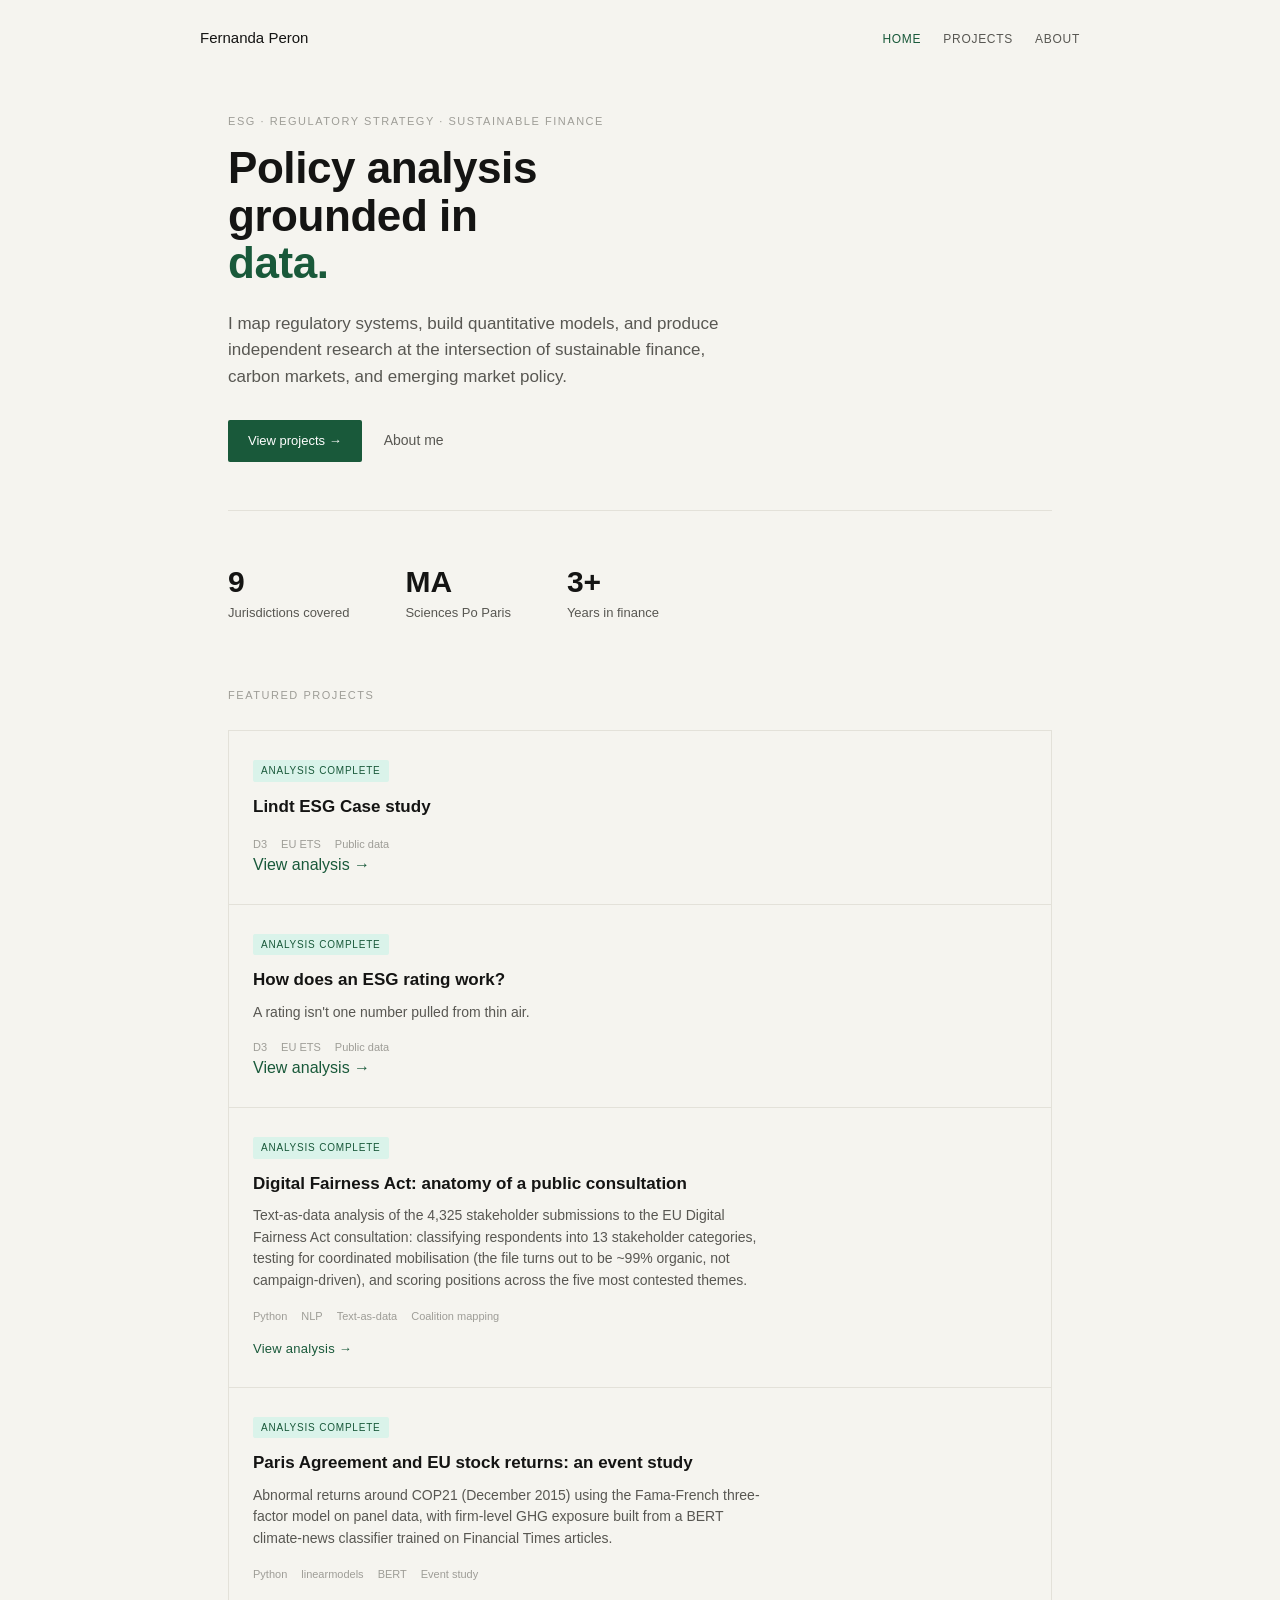
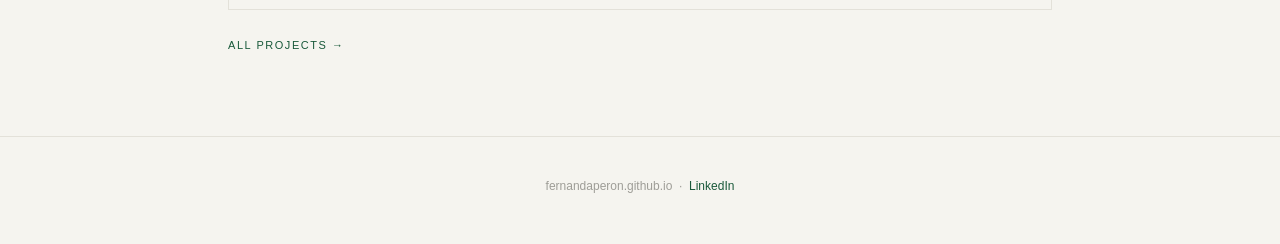
<file: index.html>
<!DOCTYPE html>
<html lang="en">
<head>
  <meta charset="utf-8">
  <meta name="viewport" content="width=device-width, initial-scale=1">
  <title>Fernanda Peron — Policy analysis grounded in data</title>
  <meta name="description" content="Economist and policy analyst working at the intersection of sustainable finance regulation, carbon markets, and emerging market policy.">
  <link rel="stylesheet" href="style.css">
</head>
<body>
  <header class="wrap topbar">
    <span class="wordmark">Fernanda Peron</span>
    <nav class="nav">
      <a href="index.html" class="active">HOME</a>
      <a href="projects.html">PROJECTS</a>
      <a href="about.html">ABOUT</a>
    </nav>
  </header>

  <main class="wrap">
    <section class="hero">
      <p class="eyebrow">ESG · Regulatory Strategy · Sustainable Finance</p>
      <h1>Policy analysis grounded in <span class="accent">data.</span></h1>
      <p class="lede">I map regulatory systems, build quantitative models, and produce independent research at the intersection of sustainable finance, carbon markets, and emerging market policy.</p>
      <div class="cta-row">
        <a class="btn" href="projects.html">View projects &rarr;</a>
        <a class="link-quiet" href="about.html">About me</a>
      </div>
    </section>

    <section class="stats">
      <div class="stat"><div class="num">9</div><div class="cap">Jurisdictions covered</div></div>
      <div class="stat"><div class="num">MA</div><div class="cap">Sciences Po Paris</div></div>
      <div class="stat"><div class="num">3+</div><div class="cap">Years in finance</div></div>
    </section>

    <section class="section">
      <p class="eyebrow">Featured projects</p>
      <div class="cards">

        <div class="card">
          <span class="status done">Analysis complete</span>
          <h3>Lindt ESG Case study</h3>
          <p></p>
          <div class="tags"><span>D3</span><span>EU ETS</span><span>Public data</span></div>
          <a class="card-link" href="lindt_double_materiality.html">View analysis &rarr;</a>
        </div>

        <div class="card">
          <span class="status done">Analysis complete</span>
          <h3>How does an ESG rating work?</h3>
          <p>A rating isn't one number pulled from thin air.</p>
          <div class="tags"><span>D3</span><span>EU ETS</span><span>Public data</span></div>
          <a class="card-link" href="esg-rating-post.html">View analysis &rarr;</a>
        </div>


        <div class="card">
          <span class="status done">Analysis complete</span>
          <h3>Digital Fairness Act: anatomy of a public consultation</h3>
          <p>Text-as-data analysis of the 4,325 stakeholder submissions to the EU Digital Fairness Act consultation: classifying respondents into 13 stakeholder categories, testing for coordinated mobilisation (the file turns out to be ~99% organic, not campaign-driven), and scoring positions across the five most contested themes.</p>
          <div class="tags"><span>Python</span><span>NLP</span><span>Text-as-data</span><span>Coalition mapping</span></div>
          <a class="card-link" href="digital-fairness-act.html" style="display:inline-block;margin-top:14px;font-size:13px;letter-spacing:.02em">View analysis &rarr;</a>
        </div> 

        <div class="card">
          <span class="status done">Analysis complete</span>
          <h3>Paris Agreement and EU stock returns: an event study</h3>
          <p>Abnormal returns around COP21 (December 2015) using the Fama-French three-factor model on panel data, with firm-level GHG exposure built from a BERT climate-news classifier trained on Financial Times articles.</p>
          <div class="tags"><span>Python</span><span>linearmodels</span><span>BERT</span><span>Event study</span></div>
        </div>

      </div>
      <p style="margin-top:22px"><a class="label-green" href="projects.html">All projects &rarr;</a></p>
    </section>
  </main>

  <footer class="footer">
    <div class="wrap">fernandaperon.github.io &nbsp;·&nbsp; <a href="https://www.linkedin.com/in/fernanda-peron-98b231202">LinkedIn</a></div>
  </footer>
</body>
</html>
</file>
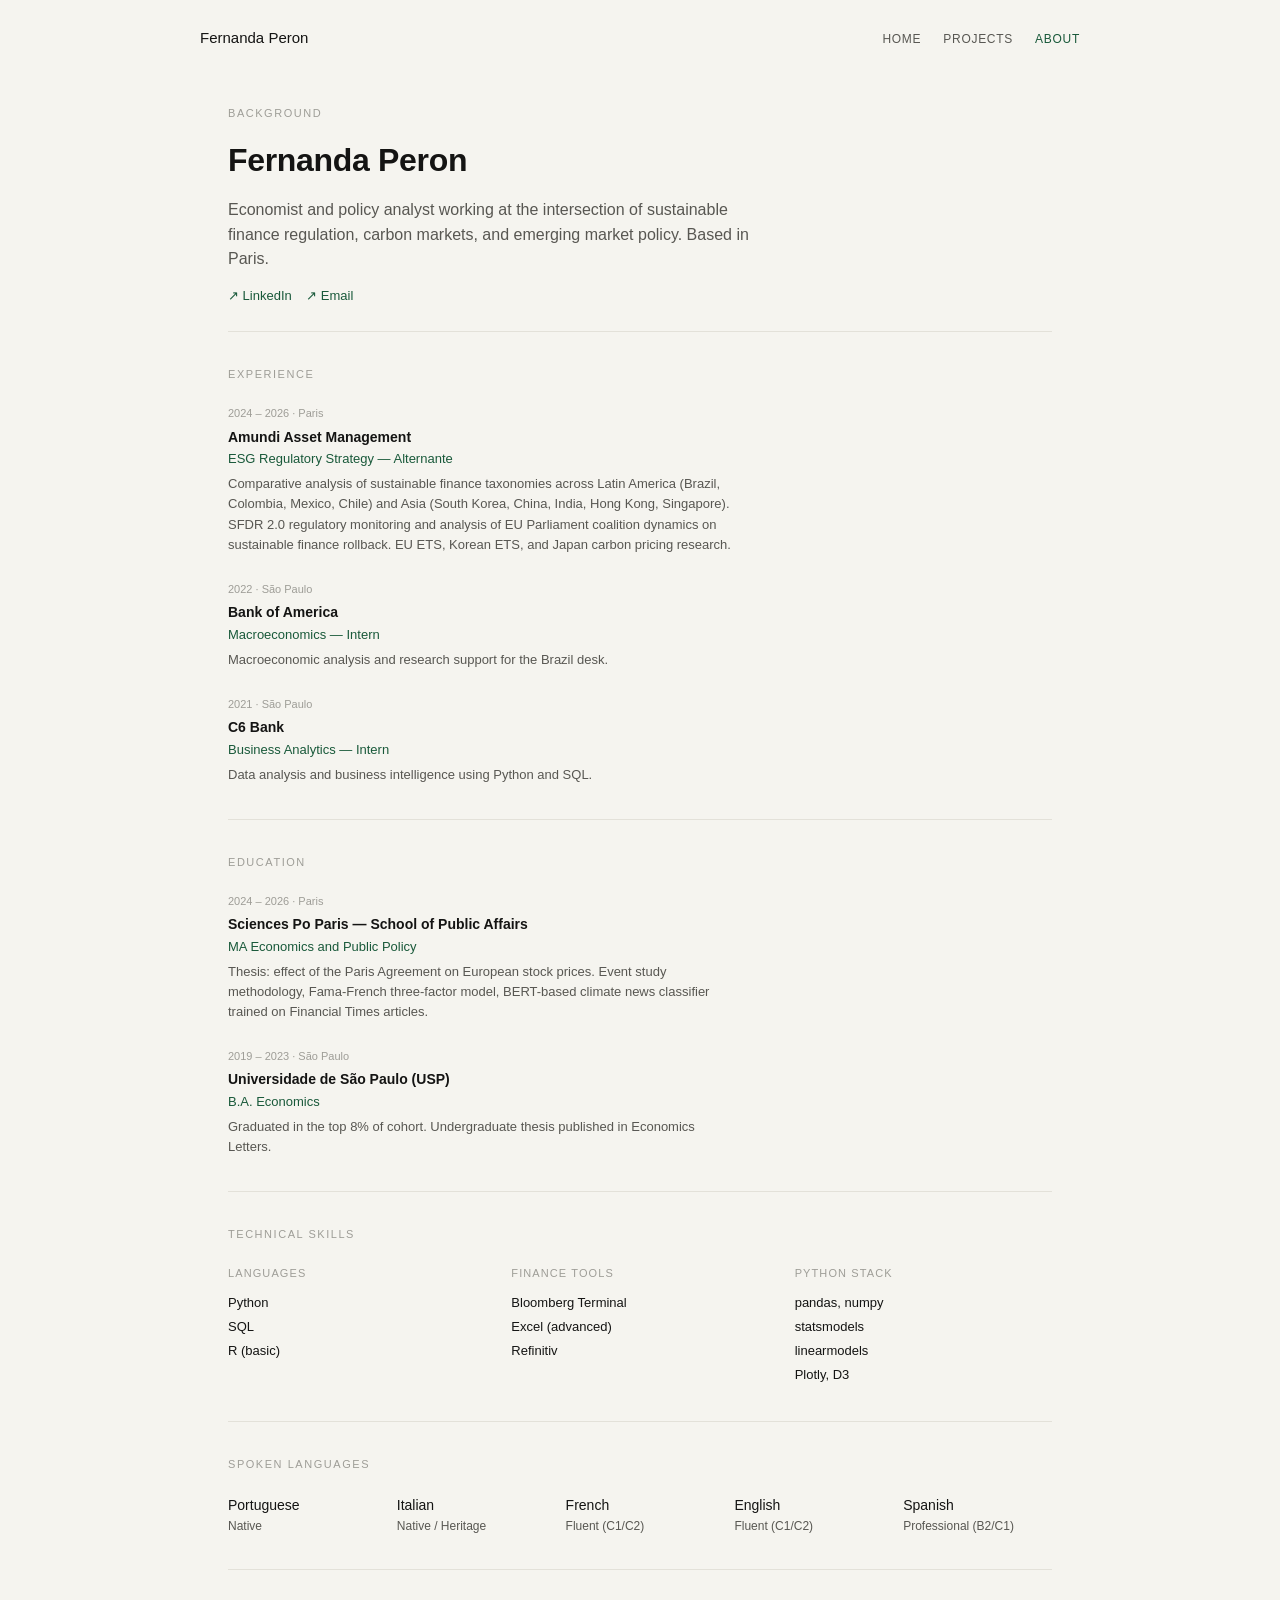
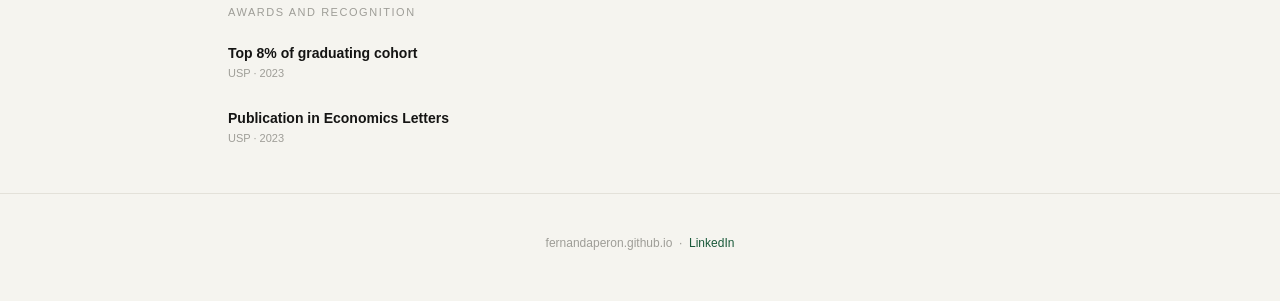
<file: about.html>
<!DOCTYPE html>
<html lang="en">
<head>
  <meta charset="utf-8">
  <meta name="viewport" content="width=device-width, initial-scale=1">
  <title>About — Fernanda Peron</title>
  <meta name="description" content="Background, experience, education and skills of Fernanda Peron, economist and policy analyst based in Paris.">
  <link rel="stylesheet" href="style.css">
</head>
<body>
  <header class="wrap topbar">
    <span class="wordmark">Fernanda Peron</span>
    <nav class="nav">
      <a href="index.html">HOME</a>
      <a href="projects.html">PROJECTS</a>
      <a href="about.html" class="active">ABOUT</a>
    </nav>
  </header>

  <main class="wrap">
    <section class="about-head">
      <p class="eyebrow">Background</p>
      <h1>Fernanda Peron</h1>
      <p class="bio">Economist and policy analyst working at the intersection of sustainable finance regulation, carbon markets, and emerging market policy. Based in Paris.</p>
      <p class="links">
        <a href="https://www.linkedin.com/in/fernanda-peron-98b231202">&#8599; LinkedIn</a>
        &nbsp;&nbsp;
        <!-- TODO: replace with your real email address -->
        <a href="mailto:your@email.com">&#8599; Email</a>
      </p>
    </section>

    <section class="block">
      <p class="eyebrow">Experience</p>

      <div class="entry">
        <div class="meta">2024 – 2026 · Paris</div>
        <div class="org">Amundi Asset Management</div>
        <div class="role">ESG Regulatory Strategy — Alternante</div>
        <div class="desc">Comparative analysis of sustainable finance taxonomies across Latin America (Brazil, Colombia, Mexico, Chile) and Asia (South Korea, China, India, Hong Kong, Singapore). SFDR 2.0 regulatory monitoring and analysis of EU Parliament coalition dynamics on sustainable finance rollback. EU ETS, Korean ETS, and Japan carbon pricing research.</div>
      </div>

      <div class="entry">
        <div class="meta">2022 · S&atilde;o Paulo</div>
        <div class="org">Bank of America</div>
        <div class="role">Macroeconomics — Intern</div>
        <div class="desc">Macroeconomic analysis and research support for the Brazil desk.</div>
      </div>

      <div class="entry">
        <div class="meta">2021 · S&atilde;o Paulo</div>
        <div class="org">C6 Bank</div>
        <div class="role">Business Analytics — Intern</div>
        <div class="desc">Data analysis and business intelligence using Python and SQL.</div>
      </div>
    </section>

    <section class="block">
      <p class="eyebrow">Education</p>

      <div class="entry">
        <div class="meta">2024 – 2026 · Paris</div>
        <div class="org">Sciences Po Paris — School of Public Affairs</div>
        <div class="role">MA Economics and Public Policy</div>
        <div class="desc">Thesis: effect of the Paris Agreement on European stock prices. Event study methodology, Fama-French three-factor model, BERT-based climate news classifier trained on Financial Times articles.</div>
      </div>

      <div class="entry">
        <div class="meta">2019 – 2023 · S&atilde;o Paulo</div>
        <div class="org">Universidade de S&atilde;o Paulo (USP)</div>
        <div class="role">B.A. Economics</div>
        <div class="desc">Graduated in the top 8% of cohort. Undergraduate thesis published in Economics Letters.</div>
      </div>
    </section>

    <section class="block">
      <p class="eyebrow">Technical skills</p>
      <div class="skill-grid">
        <div>
          <h4>Languages</h4>
          <ul><li>Python</li><li>SQL</li><li>R (basic)</li></ul>
        </div>
        <div>
          <h4>Finance tools</h4>
          <ul><li>Bloomberg Terminal</li><li>Excel (advanced)</li><li>Refinitiv</li></ul>
        </div>
        <div>
          <h4>Python stack</h4>
          <ul><li>pandas, numpy</li><li>statsmodels</li><li>linearmodels</li><li>Plotly, D3</li></ul>
        </div>
      </div>
    </section>

    <section class="block">
      <p class="eyebrow">Spoken languages</p>
      <div class="lang-grid">
        <div class="lang"><div class="name">Portuguese</div><div class="lvl">Native</div></div>
        <div class="lang"><div class="name">Italian</div><div class="lvl">Native / Heritage</div></div>
        <div class="lang"><div class="name">French</div><div class="lvl">Fluent (C1/C2)</div></div>
        <div class="lang"><div class="name">English</div><div class="lvl">Fluent (C1/C2)</div></div>
        <div class="lang"><div class="name">Spanish</div><div class="lvl">Professional (B2/C1)</div></div>
      </div>
    </section>

    <section class="block">
      <p class="eyebrow">Awards and recognition</p>
      <div class="entry">
        <div class="org">Top 8% of graduating cohort</div>
        <div class="meta">USP · 2023</div>
      </div>
      <div class="entry">
        <div class="org">Publication in Economics Letters</div>
        <div class="meta">USP · 2023</div>
      </div>
    </section>
  </main>

  <footer class="footer">
    <div class="wrap">fernandaperon.github.io &nbsp;·&nbsp; <a href="https://www.linkedin.com/in/fernanda-peron-98b231202">LinkedIn</a></div>
  </footer>
</body>
</html>
</file>
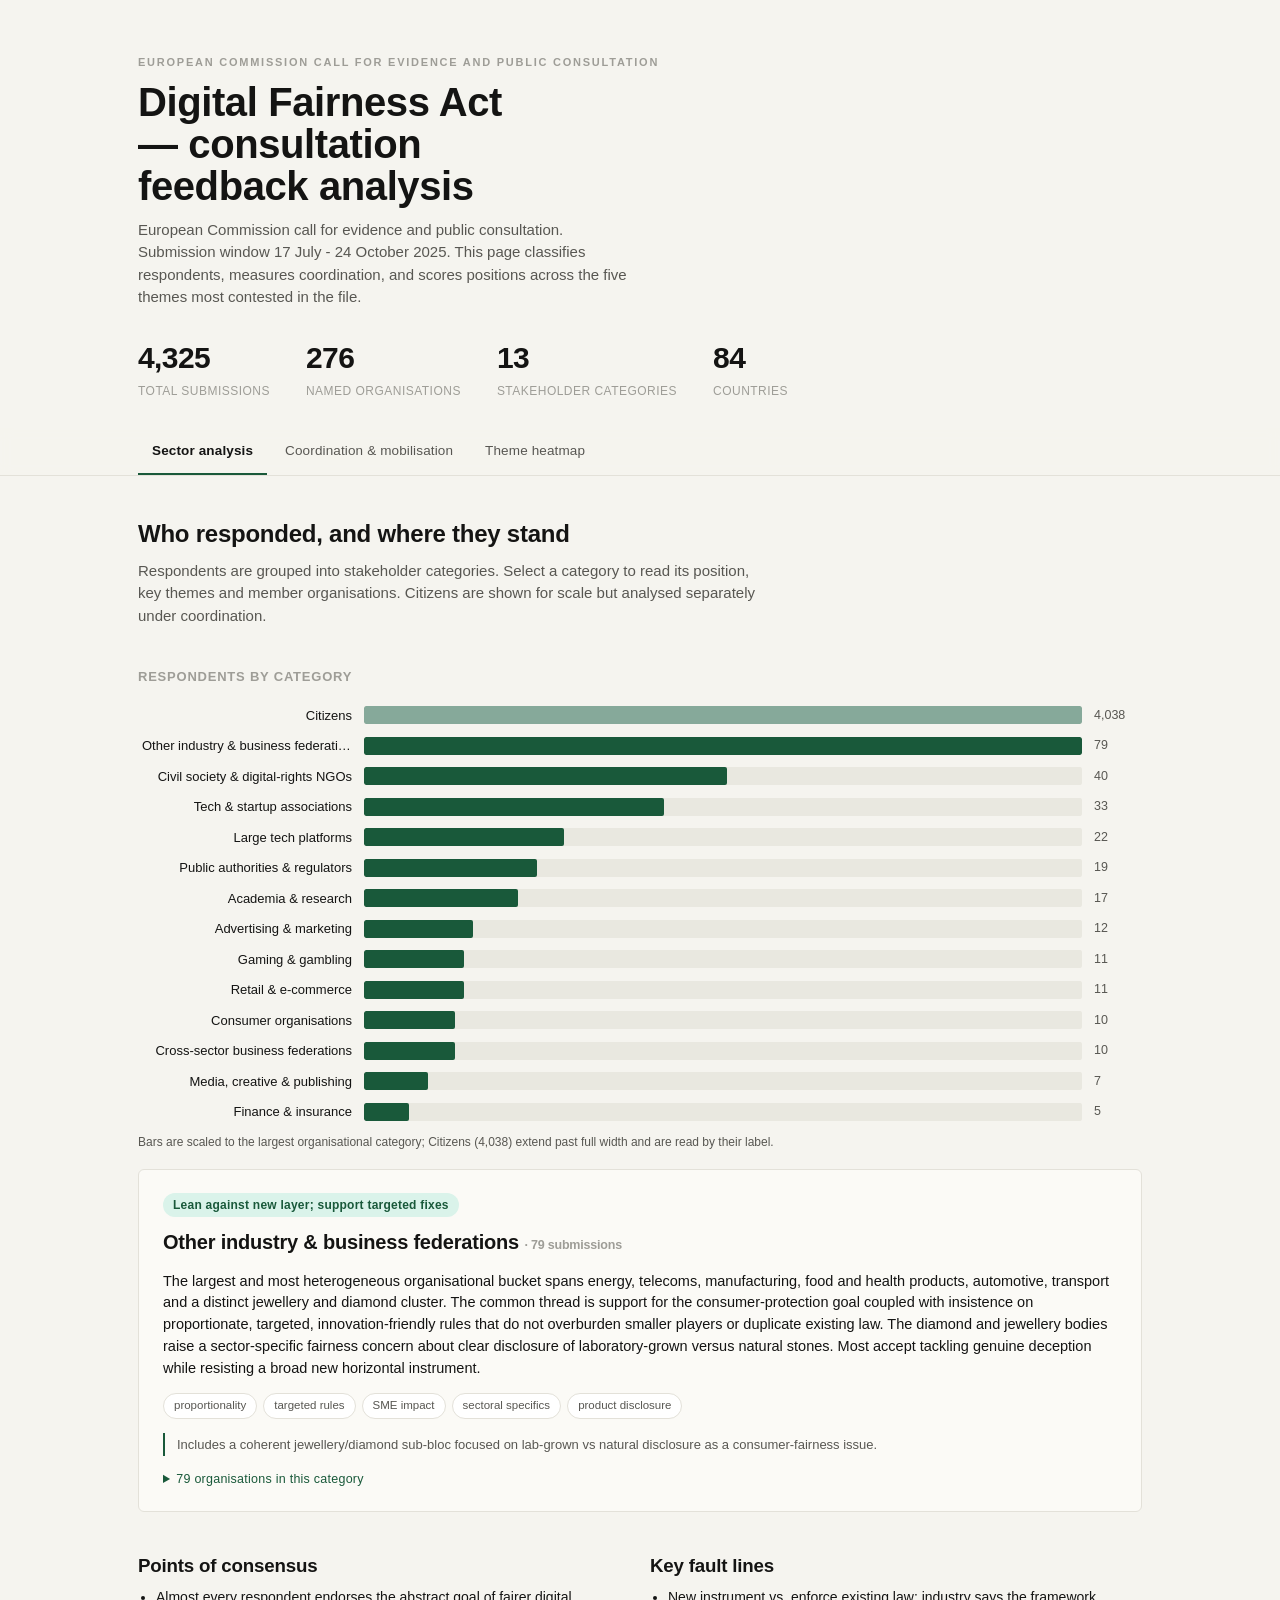
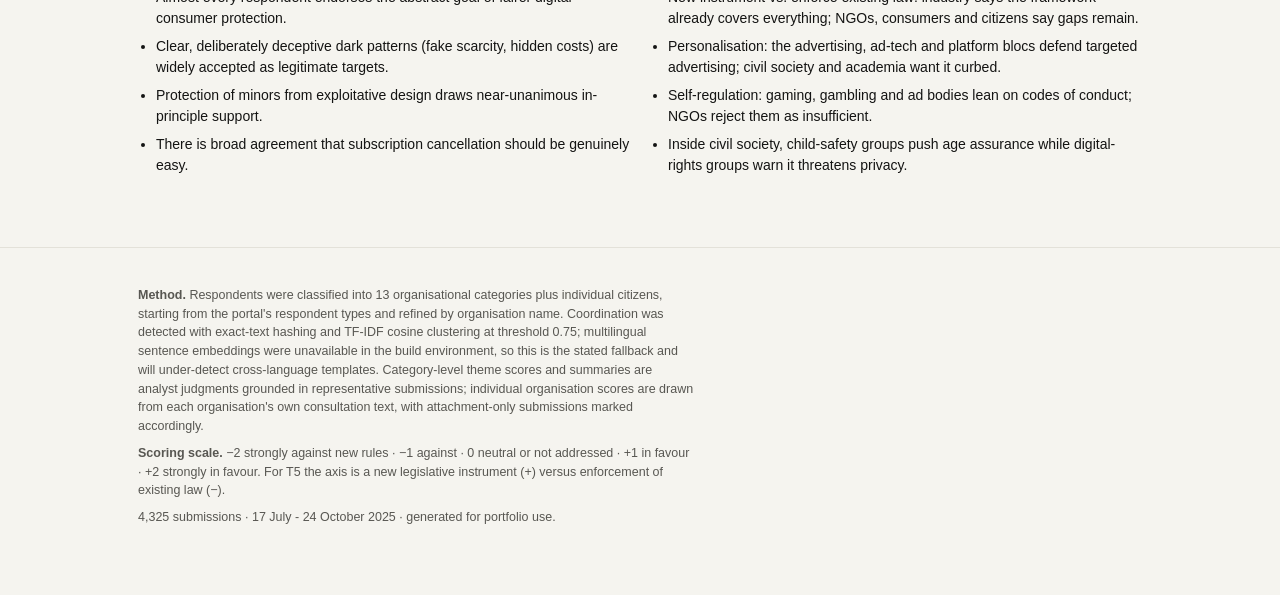
<file: digital-fairness-act.html>
<!doctype html>
<html lang="en">
<head>
<meta charset="utf-8">
<meta name="viewport" content="width=device-width, initial-scale=1">
<title>Digital Fairness Act — consultation feedback analysis</title>
<style>
:root{
  --bg:#f5f4ef; --ink:#141413; --sec:#585752; --faint:#9e9d97; --accent:#19593a;
  --wash:#daf3ea; --line:#e3e1d9;
  --s2n:#b3402f; --s1n:#cf8b7a; --s0:#9e9d97; --s1p:#5a8f73; --s2p:#19593a;
  --sans:"Helvetica Neue",Helvetica,Arial,sans-serif;
}
*{box-sizing:border-box}
html,body{margin:0;background:var(--bg);color:var(--ink);font-family:var(--sans);
  -webkit-font-smoothing:antialiased;line-height:1.5}
.wrap{max-width:1060px;margin:0 auto;padding:0 28px}
a{color:var(--accent)}
h1,h2,h3{font-weight:600;letter-spacing:-.01em;margin:0}
.eyebrow{font-size:11px;letter-spacing:.16em;text-transform:uppercase;color:var(--faint);font-weight:600}
.lead{color:var(--sec)}
hr.rule{border:0;border-top:1px solid var(--line);margin:0}

/* header */
header.masthead{padding:54px 0 28px}
header.masthead h1{font-size:40px;line-height:1.05;max-width:18ch;margin:10px 0 12px}
header.masthead .meta{color:var(--sec);font-size:15px;max-width:60ch}
.kpis{display:flex;flex-wrap:wrap;gap:36px;margin-top:26px}
.kpi .n{font-size:30px;font-weight:600;letter-spacing:-.02em}
.kpi .l{font-size:12px;color:var(--faint);letter-spacing:.04em;text-transform:uppercase;margin-top:2px}

/* tabs */
nav.tabs{position:sticky;top:0;background:rgba(245,244,239,.94);backdrop-filter:blur(6px);
  border-bottom:1px solid var(--line);z-index:20}
nav.tabs .wrap{display:flex;gap:4px;overflow-x:auto}
nav.tabs button{appearance:none;background:none;border:0;cursor:pointer;font-family:var(--sans);
  font-size:13.5px;color:var(--sec);padding:15px 14px;border-bottom:2px solid transparent;
  white-space:nowrap;letter-spacing:.01em}
nav.tabs button[aria-selected="true"]{color:var(--ink);border-bottom-color:var(--accent);font-weight:600}
nav.tabs button:focus-visible{outline:2px solid var(--accent);outline-offset:-2px}

section.tab{display:none;padding:40px 0 64px}
section.tab.active{display:block}
.sec-head{margin-bottom:8px}
.sec-head h2{font-size:24px}
.sec-head p{color:var(--sec);max-width:74ch;margin:8px 0 0;font-size:15px}
.block{margin-top:40px}
.block > h3{font-size:13px;letter-spacing:.06em;text-transform:uppercase;color:var(--faint);
  margin-bottom:16px;font-weight:600}

/* bars */
.barrow{display:grid;grid-template-columns:210px 1fr 44px;align-items:center;gap:12px;margin:5px 0;
  cursor:pointer;padding:3px 4px;border-radius:3px}
.barrow:hover{background:#ecebe3}
.barrow.on{background:var(--wash)}
.barrow .lbl{font-size:13px;color:var(--ink);text-align:right;overflow:hidden;text-overflow:ellipsis;white-space:nowrap}
.barrow .track{background:#e9e8e0;height:18px;border-radius:2px;overflow:hidden}
.barrow .fill{height:100%;background:var(--accent);border-radius:2px}
.barrow.cit .fill{background:#86a99a}
.barrow .v{font-size:12.5px;color:var(--sec);text-align:left;font-variant-numeric:tabular-nums}

/* category panel */
.panel{border:1px solid var(--line);border-radius:6px;padding:22px 24px;margin-top:18px;background:#fbfaf6}
.panel .stance{display:inline-block;font-size:12px;font-weight:600;letter-spacing:.02em;
  padding:3px 10px;border-radius:20px;background:var(--wash);color:var(--accent);margin-bottom:10px}
.panel h3.pn{font-size:20px;margin-bottom:2px}
.panel .cnt{color:var(--faint);font-size:12.5px}
.panel p.sum{color:var(--ink);font-size:14.5px;margin:14px 0}
.tags{display:flex;flex-wrap:wrap;gap:6px;margin:10px 0 4px}
.tag{font-size:11.5px;color:var(--sec);border:1px solid var(--line);border-radius:14px;padding:3px 10px;background:#fff}
.divergence{font-size:13px;color:var(--sec);border-left:2px solid var(--accent);padding:2px 0 2px 12px;margin:14px 0 4px}
.members{margin-top:14px}
.members summary{cursor:pointer;font-size:12.5px;color:var(--accent);letter-spacing:.02em}
.members .list{columns:2;column-gap:26px;font-size:12.5px;color:var(--sec);margin-top:10px}
.members .list span{display:block;break-inside:avoid;padding:1px 0}
@media(max-width:640px){.members .list{columns:1}.barrow{grid-template-columns:128px 1fr 38px}.barrow .lbl{font-size:11.5px}}

/* callouts */
.callout{background:var(--wash);border-radius:6px;padding:18px 20px;font-size:14px;color:#13402e}
.callout strong{color:var(--accent)}
.twocol{display:grid;grid-template-columns:1fr 1fr;gap:20px}
@media(max-width:760px){.twocol{grid-template-columns:1fr}}
.faultlist li,.conslist li{margin:7px 0;font-size:14px;color:var(--ink)}
.faultlist,.conslist{padding-left:18px;margin:0}

/* metric cards */
.cards{display:grid;grid-template-columns:repeat(4,1fr);gap:14px}
@media(max-width:760px){.cards{grid-template-columns:repeat(2,1fr)}}
.card{border:1px solid var(--line);border-radius:6px;padding:16px 16px 14px;background:#fbfaf6}
.card .n{font-size:26px;font-weight:600;letter-spacing:-.02em}
.card .l{font-size:12px;color:var(--sec);margin-top:3px;line-height:1.35}

.cluster{display:grid;grid-template-columns:38px 1fr;gap:12px;margin:14px 0;align-items:start}
.cluster .sz{font-size:20px;font-weight:600;color:var(--accent);text-align:right;font-variant-numeric:tabular-nums}
.cluster .ex{font-size:13px;color:var(--sec)}
.cluster .ex .where{color:var(--faint);font-size:11.5px;display:block;margin-top:3px}

.paired{display:flex;gap:30px;align-items:flex-end;height:170px;padding:10px 0 0}
.paired .grp{display:flex;flex-direction:column;align-items:center;gap:8px;flex:1;max-width:160px}
.paired .bars{display:flex;gap:10px;align-items:flex-end;height:130px}
.paired .b{width:38px;background:var(--accent);border-radius:3px 3px 0 0;position:relative}
.paired .b.collapsed{background:#9bbcae}
.paired .b .t{position:absolute;top:-18px;left:50%;transform:translateX(-50%);font-size:11px;color:var(--sec);font-variant-numeric:tabular-nums}
.paired .glabel{font-size:12px;color:var(--ink);text-align:center}
.legend{display:flex;gap:18px;font-size:12px;color:var(--sec);margin-top:6px}
.legend i{display:inline-block;width:11px;height:11px;border-radius:2px;margin-right:5px;vertical-align:-1px}

/* heatmap */
.hm{width:100%;border-collapse:separate;border-spacing:0;font-size:12.5px}
.hm th{font-weight:600;color:var(--sec);text-align:center;padding:0 6px 10px;vertical-align:bottom;font-size:11.5px}
.hm th.rowh{text-align:left;width:210px}
.hm td.rowh{text-align:left;padding:4px 10px 4px 6px;cursor:pointer;color:var(--ink);font-size:12.5px}
.hm tr:hover td.rowh{color:var(--accent)}
.hm td.cell{width:74px;height:34px;text-align:center;color:#fff;font-weight:600;font-variant-numeric:tabular-nums;
  border:2px solid var(--bg);border-radius:4px;cursor:default}
.hm td.cell.zero{color:#3a3a37}
.hm tr.selected td.rowh{font-weight:600;color:var(--accent)}
.scalekey{display:flex;gap:2px;align-items:center;font-size:11.5px;color:var(--sec);margin:14px 0 6px}
.scalekey b{width:30px;height:16px;display:inline-block;border-radius:2px;color:#fff;text-align:center;line-height:16px;font-size:10px}
.toolbar{display:flex;gap:8px;flex-wrap:wrap;align-items:center;margin-bottom:14px}
.toolbar select,.toolbar button{font-family:var(--sans);font-size:13px;padding:7px 10px;border:1px solid var(--line);
  border-radius:5px;background:#fff;color:var(--ink);cursor:pointer}
.toolbar button.ghost[aria-pressed="true"]{background:var(--accent);color:#fff;border-color:var(--accent)}
.rationale{margin-top:16px;border:1px solid var(--line);border-radius:6px;padding:16px 18px;background:#fbfaf6;display:none}
.rationale.show{display:block}
.rationale h4{font-size:14px;margin:0 0 10px}
.rationale .rrow{display:grid;grid-template-columns:150px 30px 1fr;gap:10px;align-items:start;padding:6px 0;border-top:1px solid var(--line);font-size:13px}
.rationale .rrow:first-of-type{border-top:0}
.rationale .rt{color:var(--sec)}
.rationale .rs{font-weight:600;color:#fff;border-radius:3px;text-align:center;height:20px;line-height:20px;font-size:11px}
.rationale .rx{color:var(--ink)}
.themebar{margin-top:14px}
.tb-row{display:grid;grid-template-columns:210px 1fr 34px;align-items:center;gap:10px;margin:4px 0}
.tb-row .tl{font-size:12.5px;text-align:right;color:var(--ink);overflow:hidden;text-overflow:ellipsis;white-space:nowrap}
.tb-track{position:relative;height:18px;background:#e9e8e0;border-radius:2px}
.tb-track .mid{position:absolute;left:50%;top:-3px;bottom:-3px;width:1px;background:var(--faint)}
.tb-fill{position:absolute;top:0;height:100%;border-radius:2px}
.tb-row .tv{font-size:12px;color:var(--sec);font-variant-numeric:tabular-nums}
@media(max-width:640px){.tb-row{grid-template-columns:120px 1fr 30px}.hm th.rowh,.hm td.rowh{width:130px}.hm td.cell{width:46px;font-size:11px}}

.drill{display:grid;grid-template-columns:1fr 1fr;gap:12px;margin-top:6px}
@media(max-width:640px){.drill{grid-template-columns:1fr}}
.orgcard{border:1px solid var(--line);border-radius:6px;padding:18px 20px;background:#fbfaf6;margin-top:16px;display:none}
.orgcard.show{display:block}
.orgcard .oh{display:flex;justify-content:space-between;align-items:baseline;gap:10px;flex-wrap:wrap}
.orgcard .oh h4{font-size:17px}
.orgcard .oh .om{font-size:12px;color:var(--faint)}
footer{border-top:1px solid var(--line);padding:30px 0 60px;color:var(--sec);font-size:12.5px}
footer p{max-width:80ch;margin:8px 0}
.note-toggle{cursor:pointer;color:var(--accent)}
</style>
</head>
<body>
<header class="masthead">
  <div class="wrap">
    <div class="eyebrow" id="eyebrow"></div>
    <h1 id="title"></h1>
    <div class="meta" id="submeta"></div>
    <div class="kpis" id="kpis"></div>
  </div>
</header>

<nav class="tabs">
  <div class="wrap">
    <button data-tab="d1" aria-selected="true">Sector analysis</button>
    <button data-tab="d2" aria-selected="false">Coordination &amp; mobilisation</button>
    <button data-tab="d3" aria-selected="false">Theme heatmap</button>
  </div>
</nav>

<!-- D1 -->
<section class="tab active" id="d1">
  <div class="wrap">
    <div class="sec-head">
      <h2>Who responded, and where they stand</h2>
      <p>Respondents are grouped into stakeholder categories. Select a category to read its position, key themes and member organisations. Citizens are shown for scale but analysed separately under coordination.</p>
    </div>
    <div class="block">
      <h3>Respondents by category</h3>
      <div id="barchart"></div>
      <p class="lead" style="font-size:12px;margin-top:8px">Bars are scaled to the largest organisational category; Citizens (4,038) extend past full width and are read by their label.</p>
    </div>
    <div id="catpanel"></div>
    <div class="block twocol">
      <div>
        <h3>Points of consensus</h3>
        <ul class="conslist" id="consensus"></ul>
      </div>
      <div>
        <h3>Key fault lines</h3>
        <ul class="faultlist" id="faultlines"></ul>
      </div>
    </div>
  </div>
</section>

<!-- D2 -->
<section class="tab" id="d2">
  <div class="wrap">
    <div class="sec-head">
      <h2>Was this an organic consultation or a campaign?</h2>
      <p>Mass campaigns can dominate raw counts and distort any aggregate reading. Each submission's free text was normalised and compared (TF-IDF cosine, multilingual embeddings being unavailable in this environment) to detect verbatim duplicates and template families.</p>
    </div>
    <div class="block"><h3>Headline metrics</h3><div class="cards" id="cards"></div></div>
    <div class="block">
      <h3>Largest template / near-duplicate clusters</h3>
      <div id="clusters"></div>
      <p class="lead" style="font-size:13px;margin-top:6px">Clusters of short transmittal notes ("please find attached our feedback") were excluded as boilerplate collisions rather than campaigns.</p>
    </div>
    <div class="block">
      <h3>Raw vs. collapsed reading</h3>
      <div id="paired"></div>
      <div class="legend"><span><i style="background:var(--accent)"></i>Raw (one submission = one vote)</span><span><i style="background:#9bbcae"></i>Collapsed (template family = one signal)</span></div>
      <div class="callout" id="rawcallout" style="margin-top:20px"></div>
    </div>
  </div>
</section>

<!-- D3 -->
<section class="tab" id="d3">
  <div class="wrap">
    <div class="sec-head">
      <h2>Positions across five cross-cutting themes</h2>
      <p>Each category is scored from -2 (strongly against new rules) to +2 (strongly in favour). For T5 the axis is a new instrument (+) versus enforcing existing law (-). Click a row for its per-theme rationale.</p>
    </div>
    <div class="scalekey" id="scalekey"></div>
    <div class="toolbar">
      <button class="ghost" id="toggleTheme" aria-pressed="false">Bar chart by theme</button>
      <select id="themeSel"></select>
    </div>
    <div id="heatmap"></div>
    <div class="themebar" id="themebar" style="display:none"></div>
    <div class="rationale" id="rationale"></div>

    <div class="block">
      <h3>Organisation drill-down</h3>
      <div class="drill">
        <select id="drillCat"><option value="">Select a category…</option></select>
        <select id="drillOrg" disabled><option value="">Select an organisation…</option></select>
      </div>
      <div class="orgcard" id="orgcard"></div>
      <p class="lead" style="font-size:12.5px;margin-top:12px">Individual scores cover named organisations whose substantive position was stated in the consultation text. Submissions filed only as an attachment are marked "in attachment / not stated".</p>
    </div>
  </div>
</section>

<footer><div class="wrap" id="footer"></div></footer>

<script id="data" type="application/json">{
 "consultation": "Digital Fairness Act",
 "subtitle": "European Commission call for evidence and public consultation",
 "date_range": "17 July - 24 October 2025",
 "totals": {
  "submissions": 4325,
  "organisations": 276,
  "org_categories": 13,
  "countries": 84
 },
 "themes": [
  {
   "id": "T1",
   "label": "Addictive design rules"
  },
  {
   "id": "T2",
   "label": "Dark patterns ban"
  },
  {
   "id": "T3",
   "label": "Personalisation limits"
  },
  {
   "id": "T4",
   "label": "Subscription/cancel rules"
  },
  {
   "id": "T5",
   "label": "New law vs. enforcement"
  }
 ],
 "sectors": [
  {
   "name": "Citizens",
   "count": 4038,
   "stance": "Strongly in favour",
   "summary": "Individual citizens form 93% of the corpus and are overwhelmingly pro-reform. They describe addictive design, infinite scroll, autoplay and engagement-maximising algorithms as a market failure causing measurable harm to mental health, especially for young people, and call for binding rules rather than fines. Many demand transparency of recommender algorithms, mandatory fairness standards and outright bans on the most manipulative features. Dark patterns and subscription traps are raised as concrete personal grievances. Support for a strong new instrument is near-unanimous; opposition is rare and usually frames concern about free expression rather than defence of industry.",
   "tags": [
    "addictive design",
    "algorithmic harm",
    "minors",
    "mental health",
    "transparency"
   ],
   "scores": {
    "T1": 2,
    "T2": 2,
    "T3": 1,
    "T4": 1,
    "T5": 2
   },
   "rationale": {
    "T1": "Citizens repeatedly call for limits or bans on addictive features such as infinite scroll and autoplay.",
    "T2": "Manipulative and deceptive interfaces are described as a primary harm to be prohibited.",
    "T3": "Many demand algorithmic transparency and curbs on profiling, though personalisation is raised less often than addiction.",
    "T4": "Subscription traps and hard cancellation appear as frequent personal complaints.",
    "T5": "A strong, binding new instrument is demanded; existing law is seen as insufficient."
   },
   "divergence": "A small libertarian minority objects to over-regulation; two micro-campaigns (a Spanish pro-consumer cluster and a \"stop killing games\" game-preservation cluster) are visible but tiny."
  },
  {
   "name": "Civil society & digital-rights NGOs",
   "count": 40,
   "stance": "Strongly in favour",
   "summary": "Digital-rights and child-protection NGOs are the strongest organised proponents of an ambitious DFA. They argue existing law leaves structural gaps: consent is rendered meaningless by deceptive design, addictive features exploit developmental vulnerabilities, and surveillance-based business models are inherently manipulative. Child-rights groups anchor their demands in the UNCRC and the best-interests principle, pressing for safety-by-design and age-appropriate defaults. Digital-rights groups push interoperability, algorithmic transparency and limits on attention-monetising design. The bloc wants a binding new instrument, not guidance.",
   "tags": [
    "safety-by-design",
    "minors / UNCRC",
    "dark patterns",
    "algorithmic transparency",
    "interoperability"
   ],
   "scores": {
    "T1": 2,
    "T2": 2,
    "T3": 2,
    "T4": 1,
    "T5": 2
   },
   "rationale": {
    "T1": "Addictive techniques (infinite scroll, autoplay) are framed as exploitation of vulnerability requiring binding limits.",
    "T2": "Deceptive design is treated as the core harm; consent under dark patterns is called meaningless.",
    "T3": "Surveillance advertising and profiling are challenged as manipulative business models to be curbed.",
    "T4": "Easy cancellation and contract fairness are supported, though secondary to design harms.",
    "T5": "A strong new instrument is explicitly demanded to close gaps left by DSA, GDPR and UCPD."
   },
   "divergence": "Internal fault line on age assurance: child-safety groups want stronger age verification, while digital-rights groups warn it threatens privacy. UMICC, an influencer-industry body, sits in this bucket by data type and is the main pro-industry voice."
  },
  {
   "name": "Consumer organisations",
   "count": 10,
   "stance": "In favour",
   "summary": "Mainstream consumer bodies (UFC-Que Choisir, national consumer unions, Common Sense) support the DFA as a needed alignment of digital and offline protection, stressing weak enforcement of current rules: fake discounts, drip fees and hard cancellation are formally banned yet rarely policed. They back clear rules on dark patterns and subscriptions and want stronger redress. The category is not monolithic: market-liberal groups in the bucket argue the priority should be enforcing and consolidating existing law rather than adding a new layer.",
   "tags": [
    "enforcement gap",
    "fake discounts",
    "subscription traps",
    "redress",
    "vulnerable consumers"
   ],
   "scores": {
    "T1": 1,
    "T2": 2,
    "T3": 1,
    "T4": 2,
    "T5": 1
   },
   "rationale": {
    "T1": "Addictive design is supported as a target, framed mainly through protection of vulnerable users.",
    "T2": "Dark patterns such as fake scarcity and confirmshaming are flagged as priority practices to ban.",
    "T3": "Profiling is a concern but secondary to deceptive commercial practices.",
    "T4": "Hard cancellation and subscription traps are a central, strongly-supported demand.",
    "T5": "Most support a new instrument; a libertarian minority prefers consolidating existing law."
   },
   "divergence": "Consumer Choice Center Europe and the Taxpayers Association of Europe argue against new rules, an internal divergence from the BEUC-aligned mainstream."
  },
  {
   "name": "Academia & research",
   "count": 17,
   "stance": "In favour",
   "summary": "Academic and research institutions provide the evidentiary backbone, citing studies on dark patterns, addictive design and emerging AI-driven personalisation. Bodies such as the Ada Lovelace Institute and the AI Accountability Lab warn that influence is shifting from static dark patterns to personalised, conversational AI that the current framework does not capture. They favour evidence-based, future-proof rules with strong emphasis on personalisation and profiling. Support for new provisions is conditional on rigorous impact assessment rather than blanket prohibition.",
   "tags": [
    "evidence base",
    "AI personalisation",
    "dark patterns",
    "future-proofing",
    "impact assessment"
   ],
   "scores": {
    "T1": 1,
    "T2": 2,
    "T3": 2,
    "T4": 1,
    "T5": 1
   },
   "rationale": {
    "T1": "Addictive design is supported as a regulatory target where evidence of harm is robust.",
    "T2": "Dark patterns are well-documented and treated as a clear case for stronger rules.",
    "T3": "Personalisation, profiling and AI-driven influence are the flagged frontier requiring new limits.",
    "T4": "Subscription practices are supported as a target but are not the academic focus.",
    "T5": "A new, evidence-grounded instrument is supported, conditioned on proper impact assessment."
   },
   "divergence": "Emphasis varies between empirical-harm framing and rights-based framing, but direction is consistent."
  },
  {
   "name": "Public authorities & regulators",
   "count": 19,
   "stance": "Cautiously in favour",
   "summary": "National regulators and authorities (the Dutch ACM, media regulators such as die medienanstalten and Arcom, BEREC) engage constructively and from enforcement experience. They support effective regulation, singling out influencer marketing, gaming monetisation and minors as areas where current tools fall short. Their tone is measured: they favour workable, enforceable rules and coherence with the DSA, AVMSD and GDPR over either inaction or sweeping prohibition. Several stress operational feasibility and the need to avoid overlapping mandates.",
   "tags": [
    "influencer marketing",
    "enforceability",
    "minors",
    "gaming monetisation",
    "legal coherence"
   ],
   "scores": {
    "T1": 1,
    "T2": 1,
    "T3": 1,
    "T4": 1,
    "T5": 1
   },
   "rationale": {
    "T1": "Regulators back curbs on addictive and manipulative design where harm to minors is evident.",
    "T2": "Dark patterns are supported as a target, with attention to enforceable definitions.",
    "T3": "Profiling concerns are acknowledged, framed around feasibility and coherence with GDPR.",
    "T4": "Subscription and cancellation rules are supported as practical, enforceable measures.",
    "T5": "Most see a role for new rules but stress coherence with existing instruments over a fresh layer."
   },
   "divergence": "Media regulators are more assertive on influencer marketing; economic regulators are more cautious about adding obligations."
  },
  {
   "name": "Large tech platforms",
   "count": 22,
   "stance": "Mixed / mostly against new rules",
   "summary": "Large platforms (Apple, Microsoft, Amazon, Spotify, Match, Uber, Pinterest, Bumble) endorse the DFA's goals, especially child safety and transparency, while pointing to existing user controls and arguing that a comprehensive framework (UCPD, GDPR, DSA, DMA) already applies. Amazon is explicit that enforcement should precede any new rules. Most submissions are short cover notes referring to detailed attachments. The bloc resists broad new design mandates and personalisation limits and frames proportionality and competitiveness as constraints.",
   "tags": [
    "existing controls",
    "proportionality",
    "child safety (qualified)",
    "enforce-first",
    "competitiveness"
   ],
   "scores": {
    "T1": 0,
    "T2": 0,
    "T3": -1,
    "T4": 0,
    "T5": -1
   },
   "rationale": {
    "T1": "Platforms cite existing parental and well-being controls and resist blanket addictive-design mandates.",
    "T2": "They support tackling clearly deceptive practices but argue these are already prohibited.",
    "T3": "Personalisation and targeted advertising are defended as legitimate and core to services.",
    "T4": "Subscription transparency is broadly accepted; most detail sits in attachments.",
    "T5": "The dominant line is enforce existing law first; a new instrument is seen as duplicative."
   },
   "divergence": "Vodafone breaks ranks, backing new rules and an outright ban on children’s exposure to addictive design, partly because such design also burdens its networks."
  },
  {
   "name": "Tech & startup associations",
   "count": 33,
   "stance": "Against",
   "summary": "Tech-industry and startup associations (DIGITALEUROPE, CCIA, Chamber of Progress, Allied for Startups, European Tech Alliance, ITI) are the most consistent opponents of a new instrument. Their core argument is that Europe already has one of the world's most comprehensive, principles-based consumer frameworks and that the DFA would duplicate it, raise compliance costs and harm competitiveness and startups in particular. They defend targeted advertising as essential to growth and resist limits on the GDPR legitimate-interest basis. Where they accept action, it is narrow, guidance-based and aimed at enforcement and simplification.",
   "tags": [
    "duplication risk",
    "simplification",
    "targeted advertising",
    "startup burden",
    "principles-based law"
   ],
   "scores": {
    "T1": -1,
    "T2": 0,
    "T3": -2,
    "T4": -1,
    "T5": -2
   },
   "rationale": {
    "T1": "Associations argue addictive-design concerns are already covered and oppose new design mandates.",
    "T2": "They accept tackling genuine dark patterns but say existing UCPD rules suffice.",
    "T3": "They strongly defend targeted advertising and oppose new personalisation limits.",
    "T4": "Subscription rules are seen as largely addressed by the Omnibus and CRD.",
    "T5": "They are the clearest \"no new law\" voice, urging simplification and enforcement instead."
   },
   "divergence": "Smaller groups (DIGITAL SME, youth bodies) are slightly more open to targeted rules than the large incumbents-led associations."
  },
  {
   "name": "Advertising & marketing",
   "count": 12,
   "stance": "Mixed; against personalisation limits",
   "summary": "Advertising, marketing and research bodies (ESOMAR, the French SRI/GESTE, audience-measurement and influencer-marketing coalitions) support the anti-dark-pattern objective but mobilise hardest to protect data-driven and targeted advertising. They argue from operational experience with GDPR, ePrivacy and the DMA that the framework is already excessively complex, and warn against stigmatising targeted advertising, which they call essential to the funding of online media. Several seek explicit carve-outs so legitimate research and measurement are not caught.",
   "tags": [
    "targeted advertising",
    "media funding",
    "research carve-out",
    "regulatory complexity",
    "consent fatigue"
   ],
   "scores": {
    "T1": 0,
    "T2": 1,
    "T3": -2,
    "T4": 0,
    "T5": -1
   },
   "rationale": {
    "T1": "Addictive design is not their focus; they neither strongly support nor oppose new limits.",
    "T2": "They accept and even welcome action against manipulative design and dark patterns.",
    "T3": "They mobilise against personalisation limits, defending targeted advertising as essential.",
    "T4": "Subscription rules are largely outside their focus.",
    "T5": "They favour full application of existing rules over a new normative layer."
   },
   "divergence": "Research bodies (ESOMAR) are more supportive of consumer-protection aims than pure ad-tech voices, provided research is carved out."
  },
  {
   "name": "Gaming & gambling",
   "count": 11,
   "stance": "Lean against; defend self-regulation",
   "summary": "Games and gambling bodies (Video Games Europe, PEGI, EGBA, FunPlus, lotteries) stress existing self- and co-regulation, age-rating systems and licensing, arguing these already address the issues in the fitness check. They warn against mischaracterising how games work, for example treating in-game currencies as financial instruments or banning common design features, which they say would harm developers and the creative economy. They want any new rules to build on authorised self-regulation and remain proportionate and evidence-based.",
   "tags": [
    "self-/co-regulation",
    "age rating (PEGI)",
    "in-game design",
    "proportionality",
    "licensing"
   ],
   "scores": {
    "T1": 0,
    "T2": 0,
    "T3": 0,
    "T4": 0,
    "T5": -1
   },
   "rationale": {
    "T1": "They argue existing age-rating and self-regulation already manage design-related risks.",
    "T2": "Dark-pattern concerns are met with reference to codes of conduct rather than new bans.",
    "T3": "Personalisation is not central; targeted-ad concerns are limited.",
    "T4": "Subscription and in-game purchase rules should, they argue, build on existing consumer law.",
    "T5": "They prefer building on self-/co-regulation to a new prescriptive instrument."
   },
   "divergence": "Gambling operators lean on licensing and supervision; game developers focus on protecting design features and in-game economies."
  },
  {
   "name": "Retail & e-commerce",
   "count": 11,
   "stance": "Against new layer",
   "summary": "E-commerce bodies and online retailers (Ecommerce Europe, Thuiswinkel, Fruugo, SMEs) say the existing toolbox (UCPD, CRD, Omnibus) already covers the listed practices and that the cumulative regulatory roadmap is a heavy burden, especially for mid-sized firms. They support consumer trust in principle but oppose a new horizontal layer. On subscriptions specifically, several ask for proportionate, sector-specific treatment so that flexible or perishable-goods models are not penalised by rules designed for digital lock-in.",
   "tags": [
    "existing toolbox",
    "compliance burden",
    "SME proportionality",
    "subscription nuance",
    "legal certainty"
   ],
   "scores": {
    "T1": 0,
    "T2": 0,
    "T3": 0,
    "T4": -1,
    "T5": -1
   },
   "rationale": {
    "T1": "Addictive design is largely outside their scope; little stated position.",
    "T2": "They argue deceptive practices are already prohibited under UCPD.",
    "T3": "Personalisation is not a central concern for most retailers here.",
    "T4": "They want subscription rules made proportionate and sector-specific, opposing blanket mandates.",
    "T5": "They oppose a new instrument, citing an already comprehensive and burdensome framework."
   },
   "divergence": "A pet-food SME (Just Russel) typifies the call for a carve-out for \"soft\" subscriptions in perishable goods."
  },
  {
   "name": "Media, creative & publishing",
   "count": 7,
   "stance": "Mixed",
   "summary": "Media, publishing and creative organisations split by interest. Publishers and rights bodies defend advertising- and subscription-funded models and resist limits that would erode revenue, while libraries, archives and some creator groups (Coalition for Creativity) align more with user-protective and digital-rights positions. There is shared support for tackling clearly deceptive practices but divergence on personalisation and on whether a new instrument is needed.",
   "tags": [
    "ad-funded models",
    "subscription revenue",
    "creator interests",
    "public-interest access",
    "copyright interface"
   ],
   "scores": {
    "T1": 0,
    "T2": 1,
    "T3": -1,
    "T4": 0,
    "T5": 0
   },
   "rationale": {
    "T1": "Limited engagement on addictive design beyond general support for fairness.",
    "T2": "Deceptive design is broadly accepted as a legitimate target.",
    "T3": "Publishers defend personalised advertising; library/creator voices are more critical.",
    "T4": "Subscription practices are defended where they fund content.",
    "T5": "The bloc is split on the need for a new instrument."
   },
   "divergence": "Clear split: commercial publishers vs libraries/digital-rights-aligned coalitions."
  },
  {
   "name": "Cross-sector business federations",
   "count": 10,
   "stance": "Strongly against new law",
   "summary": "Horizontal business federations (MEDEF, the Confederations of Swedish and Finnish industry, AmCham EU, national chambers) speak for the whole economy and press the simplification agenda hardest. They support fairness and legal certainty in the abstract but argue the DFA risks adding burden and complexity without clear added value, and should at most consolidate and clarify existing rules. Several point to the parallel Digital Omnibus as the right vehicle for streamlining rather than new substantive obligations.",
   "tags": [
    "simplification",
    "legal certainty",
    "competitiveness",
    "no extra burden",
    "Digital Omnibus"
   ],
   "scores": {
    "T1": -1,
    "T2": 0,
    "T3": -1,
    "T4": -1,
    "T5": -2
   },
   "rationale": {
    "T1": "They resist new design mandates as added burden without demonstrated need.",
    "T2": "They accept that clearly deceptive practices are already covered by existing law.",
    "T3": "They are wary of personalisation limits that would affect the wider economy.",
    "T4": "They prefer existing CRD/Omnibus rules to new subscription obligations.",
    "T5": "They are among the strongest opponents of any new instrument, favouring consolidation."
   },
   "divergence": "Tone ranges from outright opposition (some chambers) to \"consolidate, do not duplicate\" (Nordic federations)."
  },
  {
   "name": "Finance & insurance",
   "count": 5,
   "stance": "Lean against new instrument",
   "summary": "Financial and insurance bodies (Febelfin, Finance Sweden, Insurance Europe) generally support protecting consumers from misleading practices but question whether the DFA is the right vehicle for their already heavily-regulated sector. Some, like Finance Sweden, explicitly back rules against misleading marketing and unfair contracts on level-playing-field grounds; others argue sector-specific financial regulation already addresses the concerns and warn against duplication.",
   "tags": [
    "sectoral regulation",
    "misleading marketing",
    "level playing field",
    "duplication",
    "consumer trust"
   ],
   "scores": {
    "T1": 0,
    "T2": 1,
    "T3": 0,
    "T4": 0,
    "T5": -1
   },
   "rationale": {
    "T1": "Addictive design is largely outside the sector’s concern.",
    "T2": "They support action against misleading marketing and unfair practices.",
    "T3": "Personalisation is managed under existing financial-services and data rules in their view.",
    "T4": "Subscription concerns are limited for this sector.",
    "T5": "Most question the DFA as the right vehicle, citing existing sectoral regulation."
   },
   "divergence": "Finance Sweden is notably supportive of anti-misleading rules; Febelfin is more sceptical of the DFA route."
  },
  {
   "name": "Other industry & business federations",
   "count": 79,
   "stance": "Lean against new layer; support targeted fixes",
   "summary": "The largest and most heterogeneous organisational bucket spans energy, telecoms, manufacturing, food and health products, automotive, transport and a distinct jewellery and diamond cluster. The common thread is support for the consumer-protection goal coupled with insistence on proportionate, targeted, innovation-friendly rules that do not overburden smaller players or duplicate existing law. The diamond and jewellery bodies raise a sector-specific fairness concern about clear disclosure of laboratory-grown versus natural stones. Most accept tackling genuine deception while resisting a broad new horizontal instrument.",
   "tags": [
    "proportionality",
    "targeted rules",
    "SME impact",
    "sectoral specifics",
    "product disclosure"
   ],
   "scores": {
    "T1": 0,
    "T2": 1,
    "T3": 0,
    "T4": 0,
    "T5": -1
   },
   "rationale": {
    "T1": "Addictive design is largely outside the concerns of these non-digital sectors.",
    "T2": "They support action against clearly misleading or deceptive practices.",
    "T3": "Personalisation positions are mixed and sector-dependent.",
    "T4": "Subscription rules are accepted where proportionate to the business model.",
    "T5": "Most prefer targeted fixes and enforcement to a broad new instrument."
   },
   "divergence": "Includes a coherent jewellery/diamond sub-bloc focused on lab-grown vs natural disclosure as a consumer-fairness issue."
  }
 ],
 "orgs": [
  {
   "org": "Apple",
   "sector": "Large tech platforms",
   "country": "IE",
   "scores": {
    "T1": 0,
    "T2": 0,
    "T3": 0,
    "T4": 0,
    "T5": -1
   },
   "rat": {
    "T1": "Voices support for child-safety goals but points to existing on-device controls.",
    "T2": "Backs transparency and user controls rather than new design bans.",
    "T3": "Defends privacy-protecting design; no support for new personalisation mandates.",
    "T4": "in attachment / not stated",
    "T5": "Frames support around existing goals, implying no need for a broad new layer."
   }
  },
  {
   "org": "Microsoft Corporation",
   "sector": "Large tech platforms",
   "country": "US",
   "scores": {
    "T1": "in attachment / not stated",
    "T2": "in attachment / not stated",
    "T3": "in attachment / not stated",
    "T4": "in attachment / not stated",
    "T5": "in attachment / not stated"
   },
   "rat": {
    "T1": "in attachment / not stated",
    "T2": "in attachment / not stated",
    "T3": "in attachment / not stated",
    "T4": "in attachment / not stated",
    "T5": "in attachment / not stated"
   }
  },
  {
   "org": "Amazon EU",
   "sector": "Large tech platforms",
   "country": "LU",
   "scores": {
    "T1": "not addressed",
    "T2": 0,
    "T3": "not addressed",
    "T4": "not addressed",
    "T5": -2
   },
   "rat": {
    "T1": "not addressed",
    "T2": "Commits to consumer safety but says existing rules cover the practices.",
    "T3": "not addressed",
    "T4": "not addressed",
    "T5": "Explicit that existing comprehensive rules should be enforced before any new ones."
   }
  },
  {
   "org": "Spotify AB",
   "sector": "Large tech platforms",
   "country": "SE",
   "scores": {
    "T1": 0,
    "T2": 0,
    "T3": 0,
    "T4": 1,
    "T5": 0
   },
   "rat": {
    "T1": "Shares consumer-protection goal; emphasises user control over experience.",
    "T2": "Supports fairness and transparency without endorsing new bans.",
    "T3": "Stresses respecting user choices; no call for personalisation limits.",
    "T4": "Stresses control \"from sign-up onwards\", implying support for clear cancellation.",
    "T5": "Welcomes engagement but does not call for a new instrument."
   }
  },
  {
   "org": "Vodafone Group",
   "sector": "Large tech platforms",
   "country": "GB",
   "scores": {
    "T1": 2,
    "T2": 1,
    "T3": 1,
    "T4": "in attachment / not stated",
    "T5": 2
   },
   "rat": {
    "T1": "Explicitly supports new DFA rules and an outright ban on children’s exposure to addictive design.",
    "T2": "Backs curbs on manipulative engagement-maximising design.",
    "T3": "Critical of algorithmic recommender systems driving harm.",
    "T4": "in attachment / not stated",
    "T5": "Supports the Commission bringing forward new rules under the DFA."
   }
  },
  {
   "org": "Bumble Inc.",
   "sector": "Large tech platforms",
   "country": "US",
   "scores": {
    "T1": 1,
    "T2": 1,
    "T3": 0,
    "T4": "in attachment / not stated",
    "T5": 0
   },
   "rat": {
    "T1": "Supports tackling exploitative design while protecting \"ethical\" design.",
    "T2": "Backs distinguishing exploitative from responsible practices.",
    "T3": "Neutral; stresses rewarding good actors.",
    "T4": "in attachment / not stated",
    "T5": "Welcomes the DFA as an opportunity to strengthen protection."
   }
  },
  {
   "org": "Match Group",
   "sector": "Large tech platforms",
   "country": "FR",
   "scores": {
    "T1": "in attachment / not stated",
    "T2": "in attachment / not stated",
    "T3": "in attachment / not stated",
    "T4": "in attachment / not stated",
    "T5": "in attachment / not stated"
   },
   "rat": {
    "T1": "in attachment / not stated",
    "T2": "in attachment / not stated",
    "T3": "in attachment / not stated",
    "T4": "in attachment / not stated",
    "T5": "in attachment / not stated"
   }
  },
  {
   "org": "Uber",
   "sector": "Large tech platforms",
   "country": "NL",
   "scores": {
    "T1": "in attachment / not stated",
    "T2": "in attachment / not stated",
    "T3": "in attachment / not stated",
    "T4": "in attachment / not stated",
    "T5": "in attachment / not stated"
   },
   "rat": {
    "T1": "in attachment / not stated",
    "T2": "in attachment / not stated",
    "T3": "in attachment / not stated",
    "T4": "in attachment / not stated",
    "T5": "in attachment / not stated"
   }
  },
  {
   "org": "DIGITALEUROPE",
   "sector": "Tech & startup associations",
   "country": "BE",
   "scores": {
    "T1": -2,
    "T2": -1,
    "T3": -2,
    "T4": -1,
    "T5": -2
   },
   "rat": {
    "T1": "Says addictive features are already addressed by existing law; opposes new rules.",
    "T2": "Argues manipulative design is explicitly covered by current consumer law.",
    "T3": "Opposes new personalisation limits; defends principles-based framework.",
    "T4": "Says subscription traps are already addressed by existing law.",
    "T5": "States a new DFA would merely duplicate existing comprehensive regulation."
   }
  },
  {
   "org": "Allied For Startups",
   "sector": "Tech & startup associations",
   "country": "BE",
   "scores": {
    "T1": -1,
    "T2": -1,
    "T3": -2,
    "T4": -1,
    "T5": -2
   },
   "rat": {
    "T1": "Warns new design rules add complexity for startups.",
    "T2": "Accepts targeting dark patterns but only narrowly.",
    "T3": "Strongly defends targeted advertising; opposes limiting GDPR legitimate interest.",
    "T4": "Sees subscription concerns as covered by GDPR and UCPD.",
    "T5": "Argues the DFA duplicates existing law; urges simplification instead."
   }
  },
  {
   "org": "Chamber of Progress",
   "sector": "Tech & startup associations",
   "country": "BE",
   "scores": {
    "T1": "in attachment / not stated",
    "T2": "in attachment / not stated",
    "T3": "in attachment / not stated",
    "T4": "in attachment / not stated",
    "T5": "in attachment / not stated"
   },
   "rat": {
    "T1": "in attachment / not stated",
    "T2": "in attachment / not stated",
    "T3": "in attachment / not stated",
    "T4": "in attachment / not stated",
    "T5": "in attachment / not stated"
   }
  },
  {
   "org": "Computer & Communications Industry Association (CCIA)",
   "sector": "Tech & startup associations",
   "country": "BE",
   "scores": {
    "T1": "in attachment / not stated",
    "T2": "in attachment / not stated",
    "T3": "in attachment / not stated",
    "T4": "in attachment / not stated",
    "T5": "in attachment / not stated"
   },
   "rat": {
    "T1": "in attachment / not stated",
    "T2": "in attachment / not stated",
    "T3": "in attachment / not stated",
    "T4": "in attachment / not stated",
    "T5": "in attachment / not stated"
   }
  },
  {
   "org": "European Tech Alliance",
   "sector": "Tech & startup associations",
   "country": "BE",
   "scores": {
    "T1": "not addressed",
    "T2": "not addressed",
    "T3": "not addressed",
    "T4": "not addressed",
    "T5": -1
   },
   "rat": {
    "T1": "not addressed",
    "T2": "not addressed",
    "T3": "not addressed",
    "T4": "not addressed",
    "T5": "Shares consumer-protection objective but frames trust and competitiveness as the priority, detail in attachment."
   }
  },
  {
   "org": "Information Technology Industry Council",
   "sector": "Tech & startup associations",
   "country": "US",
   "scores": {
    "T1": "in attachment / not stated",
    "T2": "in attachment / not stated",
    "T3": "in attachment / not stated",
    "T4": "in attachment / not stated",
    "T5": "in attachment / not stated"
   },
   "rat": {
    "T1": "in attachment / not stated",
    "T2": "in attachment / not stated",
    "T3": "in attachment / not stated",
    "T4": "in attachment / not stated",
    "T5": "in attachment / not stated"
   }
  },
  {
   "org": "ESOMAR (research & insights)",
   "sector": "Advertising & marketing",
   "country": "NL",
   "scores": {
    "T1": "not addressed",
    "T2": 2,
    "T3": -1,
    "T4": "not addressed",
    "T5": 0
   },
   "rat": {
    "T1": "not addressed",
    "T2": "Strongly supports protecting consumers from manipulative dark patterns.",
    "T3": "Seeks carve-outs so legitimate research is not caught by personalisation limits.",
    "T4": "not addressed",
    "T5": "Supports the Act’s objectives while seeking clarity for research."
   }
  },
  {
   "org": "Syndicat des Régies Internet (SRI / GESTE)",
   "sector": "Advertising & marketing",
   "country": "FR",
   "scores": {
    "T1": "not addressed",
    "T2": 1,
    "T3": -2,
    "T4": "not addressed",
    "T5": -2
   },
   "rat": {
    "T1": "not addressed",
    "T2": "Accepts action on manipulative practices.",
    "T3": "Insists targeted advertising must not be stigmatised; it funds online media.",
    "T4": "not addressed",
    "T5": "Argues for full application of existing rules over a new normative layer."
   }
  },
  {
   "org": "European Influencer Marketing Alliance",
   "sector": "Advertising & marketing",
   "country": "DE",
   "scores": {
    "T1": "in attachment / not stated",
    "T2": "in attachment / not stated",
    "T3": "in attachment / not stated",
    "T4": "in attachment / not stated",
    "T5": "in attachment / not stated"
   },
   "rat": {
    "T1": "in attachment / not stated",
    "T2": "in attachment / not stated",
    "T3": "in attachment / not stated",
    "T4": "in attachment / not stated",
    "T5": "in attachment / not stated"
   }
  },
  {
   "org": "Audience Measurement Coalition (AMC)",
   "sector": "Advertising & marketing",
   "country": "FR",
   "scores": {
    "T1": "in attachment / not stated",
    "T2": "in attachment / not stated",
    "T3": "in attachment / not stated",
    "T4": "in attachment / not stated",
    "T5": "in attachment / not stated"
   },
   "rat": {
    "T1": "in attachment / not stated",
    "T2": "in attachment / not stated",
    "T3": "in attachment / not stated",
    "T4": "in attachment / not stated",
    "T5": "in attachment / not stated"
   }
  },
  {
   "org": "BEUC-aligned consumer unions",
   "sector": "Consumer organisations",
   "country": "EU",
   "scores": {
    "T1": 1,
    "T2": 2,
    "T3": 1,
    "T4": 2,
    "T5": 1
   },
   "rat": {
    "T1": "Support limits on addictive design protecting vulnerable users.",
    "T2": "Press for clear bans on dark patterns such as fake scarcity.",
    "T3": "Support curbs on manipulative profiling.",
    "T4": "Central demand: easy cancellation and an end to subscription traps.",
    "T5": "Support a new instrument to align digital and offline protection."
   }
  },
  {
   "org": "UFC-Que Choisir",
   "sector": "Consumer organisations",
   "country": "FR",
   "scores": {
    "T1": "in attachment / not stated",
    "T2": "in attachment / not stated",
    "T3": "in attachment / not stated",
    "T4": "in attachment / not stated",
    "T5": "in attachment / not stated"
   },
   "rat": {
    "T1": "in attachment / not stated",
    "T2": "in attachment / not stated",
    "T3": "in attachment / not stated",
    "T4": "in attachment / not stated",
    "T5": "in attachment / not stated"
   }
  },
  {
   "org": "Common Sense Media",
   "sector": "Consumer organisations",
   "country": "US",
   "scores": {
    "T1": "in attachment / not stated",
    "T2": "in attachment / not stated",
    "T3": "in attachment / not stated",
    "T4": "in attachment / not stated",
    "T5": "in attachment / not stated"
   },
   "rat": {
    "T1": "in attachment / not stated",
    "T2": "in attachment / not stated",
    "T3": "in attachment / not stated",
    "T4": "in attachment / not stated",
    "T5": "in attachment / not stated"
   }
  },
  {
   "org": "ÚNIA SPOTREBITEĽOV Slovenska",
   "sector": "Consumer organisations",
   "country": "SK",
   "scores": {
    "T1": 1,
    "T2": 2,
    "T3": 1,
    "T4": 2,
    "T5": 2
   },
   "rat": {
    "T1": "Backs protection of vulnerable users from manipulative design.",
    "T2": "Cites fake discounts and misleading fees as banned-yet-unenforced dark patterns.",
    "T3": "Supports stronger limits on unfair digital practices.",
    "T4": "Highlights difficult subscription cancellation as a priority harm.",
    "T5": "Calls the DFA a key step; stresses weak enforcement of current rules."
   }
  },
  {
   "org": "Consumer Choice Center Europe",
   "sector": "Consumer organisations",
   "country": "US",
   "scores": {
    "T1": -1,
    "T2": 0,
    "T3": -1,
    "T4": 0,
    "T5": -2
   },
   "rat": {
    "T1": "Sceptical of new design mandates as paternalistic.",
    "T2": "Accepts only clear-fraud cases under existing law.",
    "T3": "Defends personalised services and consumer choice.",
    "T4": "not addressed",
    "T5": "Explicitly argues to build on existing law rather than create new rules."
   }
  },
  {
   "org": "Panoptykon Foundation",
   "sector": "Civil society & digital-rights NGOs",
   "country": "PL",
   "scores": {
    "T1": 2,
    "T2": 2,
    "T3": 2,
    "T4": 1,
    "T5": 2
   },
   "rat": {
    "T1": "Targets manipulative design; backs measures from the Addictive Design report.",
    "T2": "Interoperability proposed specifically to make dark patterns harder to deploy.",
    "T3": "Strong focus on curbing manipulation and profiling.",
    "T4": "Supports protections against product-quality degradation and lock-in.",
    "T5": "Wants the DFA to complement and strengthen the existing framework."
   }
  },
  {
   "org": "Amnesty International",
   "sector": "Civil society & digital-rights NGOs",
   "country": "GB",
   "scores": {
    "T1": 2,
    "T2": 2,
    "T3": 2,
    "T4": "in attachment / not stated",
    "T5": 2
   },
   "rat": {
    "T1": "Calls addictive, exploitative design a deliberate harm to be curbed.",
    "T2": "Says dark patterns render consent meaningless and must be addressed.",
    "T3": "Attacks the surveillance-based, manipulative business model directly.",
    "T4": "in attachment / not stated",
    "T5": "Frames the DFA as needed to confront an abusive business model."
   }
  },
  {
   "org": "Defence for Children - ECPAT NL",
   "sector": "Civil society & digital-rights NGOs",
   "country": "NL",
   "scores": {
    "T1": 2,
    "T2": 2,
    "T3": 1,
    "T4": "in attachment / not stated",
    "T5": 2
   },
   "rat": {
    "T1": "Condemns addictive techniques (infinite scroll, autoplay) exploiting children.",
    "T2": "Frames dark patterns as exploitation of children’s vulnerabilities.",
    "T3": "Concerned with profiling of children; best-interests principle.",
    "T4": "in attachment / not stated",
    "T5": "Wants a DFA grounded in the UNCRC with binding child protections."
   }
  },
  {
   "org": "Children's Rights Alliance",
   "sector": "Civil society & digital-rights NGOs",
   "country": "IE",
   "scores": {
    "T1": 2,
    "T2": 2,
    "T3": 1,
    "T4": "in attachment / not stated",
    "T5": 2
   },
   "rat": {
    "T1": "Children are especially vulnerable to addictive design; binding rules sought.",
    "T2": "Identifies dark patterns as a market-wide harm to minors.",
    "T3": "Supports limits on profiling of children.",
    "T4": "in attachment / not stated",
    "T5": "Wants children’s rights embedded in a strong DFA, citing persistent gaps."
   }
  },
  {
   "org": "ctrl+alt+reclaim",
   "sector": "Civil society & digital-rights NGOs",
   "country": "GB",
   "scores": {
    "T1": 2,
    "T2": 2,
    "T3": 1,
    "T4": "in attachment / not stated",
    "T5": 2
   },
   "rat": {
    "T1": "Youth-led; links exploitative design to a youth mental-health crisis.",
    "T2": "Targets manipulative design harming young people.",
    "T3": "Critical of attention-monetising personalisation.",
    "T4": "in attachment / not stated",
    "T5": "Demands strong DFA action on exploitative digital design."
   }
  },
  {
   "org": "Civil Liberties Union for Europe",
   "sector": "Civil society & digital-rights NGOs",
   "country": "DE",
   "scores": {
    "T1": 1,
    "T2": 1,
    "T3": 1,
    "T4": "in attachment / not stated",
    "T5": 2
   },
   "rat": {
    "T1": "Highlights monetised attention and algorithmic amplification as harms.",
    "T2": "Backs fairness rules on manipulative monetised design.",
    "T3": "Wants disclosure of paid creators and algorithmic prioritisation.",
    "T4": "in attachment / not stated",
    "T5": "Treats the DFA as a defining opportunity for binding fairness rules."
   }
  },
  {
   "org": "UMICC (influencer-marketing union)",
   "sector": "Civil society & digital-rights NGOs",
   "country": "FR",
   "scores": {
    "T1": 0,
    "T2": 1,
    "T3": 0,
    "T4": "in attachment / not stated",
    "T5": 1
   },
   "rat": {
    "T1": "Industry body; focus on responsible influencer practices, not design bans.",
    "T2": "Supports rules against deceptive influencer practices.",
    "T3": "Neutral on personalisation.",
    "T4": "in attachment / not stated",
    "T5": "Supports a clear EU framework, building on the French 2023 influencer law."
   }
  },
  {
   "org": "Video Games Europe",
   "sector": "Gaming & gambling",
   "country": "BE",
   "scores": {
    "T1": 0,
    "T2": 0,
    "T3": "not addressed",
    "T4": 0,
    "T5": -1
   },
   "rat": {
    "T1": "Points to industry actions and existing protections rather than new mandates.",
    "T2": "Addresses concerns via the fitness-check process and self-regulation.",
    "T3": "not addressed",
    "T4": "Supports protection but via existing tools.",
    "T5": "Prefers building on existing protections to a new instrument."
   }
  },
  {
   "org": "European Gaming and Betting Association (EGBA)",
   "sector": "Gaming & gambling",
   "country": "BE",
   "scores": {
    "T1": 0,
    "T2": 0,
    "T3": 0,
    "T4": "in attachment / not stated",
    "T5": -1
   },
   "rat": {
    "T1": "Members comply with consent, transparency and control under current law.",
    "T2": "Notes there is no clear definition of dark patterns; relies on existing rules.",
    "T3": "Profiling governed by existing law in their view.",
    "T4": "in attachment / not stated",
    "T5": "Advocates improving protection within existing EU and national law."
   }
  },
  {
   "org": "PEGI s.a.",
   "sector": "Gaming & gambling",
   "country": "BE",
   "scores": {
    "T1": 0,
    "T2": 0,
    "T3": "in attachment / not stated",
    "T4": "in attachment / not stated",
    "T5": -1
   },
   "rat": {
    "T1": "Argues PEGI age-rating and Code of Conduct already address the issues.",
    "T2": "Self-/co-regulation framed as handling design concerns.",
    "T3": "in attachment / not stated",
    "T4": "in attachment / not stated",
    "T5": "Wants new rules to build on existing self-regulation, not replace it."
   }
  },
  {
   "org": "FunPlus International AG",
   "sector": "Gaming & gambling",
   "country": "CH",
   "scores": {
    "T1": -1,
    "T2": 0,
    "T3": "not addressed",
    "T4": -1,
    "T5": -2
   },
   "rat": {
    "T1": "Warns against banning common game features as mischaracterising games.",
    "T2": "Accepts targeted guidance over new bans.",
    "T3": "not addressed",
    "T4": "Opposes redefining in-game currencies as financial instruments.",
    "T5": "Says options duplicate or conflict with UCPD, CRD/Omnibus, GDPR and DSA."
   }
  },
  {
   "org": "Ecommerce Europe",
   "sector": "Retail & e-commerce",
   "country": "BE",
   "scores": {
    "T1": "not addressed",
    "T2": 0,
    "T3": "not addressed",
    "T4": -1,
    "T5": -2
   },
   "rat": {
    "T1": "not addressed",
    "T2": "Argues listed deceptive practices are already covered by existing law.",
    "T3": "not addressed",
    "T4": "Wary of new subscription mandates as added burden.",
    "T5": "States the existing framework already provides a comprehensive toolbox."
   }
  },
  {
   "org": "Just Russel",
   "sector": "Retail & e-commerce",
   "country": "BE",
   "scores": {
    "T1": "not addressed",
    "T2": 0,
    "T3": "not addressed",
    "T4": -1,
    "T5": 0
   },
   "rat": {
    "T1": "not addressed",
    "T2": "Supports tackling lock-in dark patterns in long-term digital contracts.",
    "T3": "not addressed",
    "T4": "Requests a sector-specific carve-out for flexible perishable-goods subscriptions.",
    "T5": "Supports the DFA goal but wants proportionate, differentiated rules."
   }
  },
  {
   "org": "Fruugo.com Ltd",
   "sector": "Retail & e-commerce",
   "country": "GB",
   "scores": {
    "T1": "not addressed",
    "T2": 0,
    "T3": "not addressed",
    "T4": "not addressed",
    "T5": -1
   },
   "rat": {
    "T1": "not addressed",
    "T2": "Recognises consumer-protection aims but stresses compliance complexity.",
    "T3": "not addressed",
    "T4": "not addressed",
    "T5": "Argues the cumulative regulatory roadmap is a heavy burden for mid-sized firms."
   }
  },
  {
   "org": "Thuiswinkel.org",
   "sector": "Retail & e-commerce",
   "country": "NL",
   "scores": {
    "T1": "in attachment / not stated",
    "T2": "in attachment / not stated",
    "T3": "in attachment / not stated",
    "T4": "in attachment / not stated",
    "T5": "in attachment / not stated"
   },
   "rat": {
    "T1": "in attachment / not stated",
    "T2": "in attachment / not stated",
    "T3": "in attachment / not stated",
    "T4": "in attachment / not stated",
    "T5": "in attachment / not stated"
   }
  },
  {
   "org": "Mouvement des Entreprises de France (MEDEF)",
   "sector": "Cross-sector business federations",
   "country": "FR",
   "scores": {
    "T1": -1,
    "T2": 0,
    "T3": -1,
    "T4": -1,
    "T5": -2
   },
   "rat": {
    "T1": "Wary of new design obligations as burden.",
    "T2": "Accepts fairness goals; deceptive practices seen as covered.",
    "T3": "Cautious on personalisation limits affecting business broadly.",
    "T4": "Prefers existing contract rules to new subscription mandates.",
    "T5": "Supports legal certainty but resists a new layer of obligations."
   }
  },
  {
   "org": "Confederation of Swedish Enterprise",
   "sector": "Cross-sector business federations",
   "country": "SE",
   "scores": {
    "T1": -1,
    "T2": 0,
    "T3": 0,
    "T4": -1,
    "T5": -2
   },
   "rat": {
    "T1": "Seeks protection improvements without additional rules.",
    "T2": "Accepts targeting genuine harms within existing law.",
    "T3": "Neutral; emphasises avoiding new burden.",
    "T4": "Proposes improvements without new subscription obligations.",
    "T5": "Argues consumer protection can improve without adding rules (Joint Nordic comments)."
   }
  },
  {
   "org": "American Chamber of Commerce to the EU",
   "sector": "Cross-sector business federations",
   "country": "BE",
   "scores": {
    "T1": "in attachment / not stated",
    "T2": "in attachment / not stated",
    "T3": "in attachment / not stated",
    "T4": "in attachment / not stated",
    "T5": "in attachment / not stated"
   },
   "rat": {
    "T1": "in attachment / not stated",
    "T2": "in attachment / not stated",
    "T3": "in attachment / not stated",
    "T4": "in attachment / not stated",
    "T5": "in attachment / not stated"
   }
  },
  {
   "org": "The Ada Lovelace Institute",
   "sector": "Academia & research",
   "country": "GB",
   "scores": {
    "T1": 1,
    "T2": 2,
    "T3": 2,
    "T4": "in attachment / not stated",
    "T5": 1
   },
   "rat": {
    "T1": "Notes addictive design among established harms warranting attention.",
    "T2": "Confirms dark patterns remain prevalent and a clear regulatory target.",
    "T3": "Flags personalised and AI-driven influence as the emerging frontier needing rules.",
    "T4": "in attachment / not stated",
    "T5": "Supports updating the framework to capture new forms of influence."
   }
  },
  {
   "org": "AI Accountability Lab (AIAL), Trinity College Dublin",
   "sector": "Academia & research",
   "country": "IE",
   "scores": {
    "T1": 1,
    "T2": 2,
    "T3": 2,
    "T4": "in attachment / not stated",
    "T5": 1
   },
   "rat": {
    "T1": "Supports evidence-based limits on harmful design.",
    "T2": "Backs strong action on documented dark patterns.",
    "T3": "Emphasises accountability for AI-driven personalisation.",
    "T4": "in attachment / not stated",
    "T5": "Supports new, evidence-grounded provisions."
   }
  },
  {
   "org": "Centre for Future Generations",
   "sector": "Academia & research",
   "country": "BE",
   "scores": {
    "T1": 1,
    "T2": 1,
    "T3": 1,
    "T4": "in attachment / not stated",
    "T5": 1
   },
   "rat": {
    "T1": "Supports addressing long-term harms of addictive design.",
    "T2": "Backs action on deceptive design.",
    "T3": "Concerned with profiling and future AI influence.",
    "T4": "in attachment / not stated",
    "T5": "Supports a forward-looking instrument."
   }
  },
  {
   "org": "Febelfin",
   "sector": "Finance & insurance",
   "country": "BE",
   "scores": {
    "T1": "not addressed",
    "T2": 0,
    "T3": "not addressed",
    "T4": "not addressed",
    "T5": -1
   },
   "rat": {
    "T1": "not addressed",
    "T2": "Supports consumer protection in principle.",
    "T3": "not addressed",
    "T4": "not addressed",
    "T5": "Questions whether the DFA is the right vehicle for the regulated financial sector."
   }
  },
  {
   "org": "Finance Sweden",
   "sector": "Finance & insurance",
   "country": "SE",
   "scores": {
    "T1": "not addressed",
    "T2": 1,
    "T3": "not addressed",
    "T4": 0,
    "T5": 0
   },
   "rat": {
    "T1": "not addressed",
    "T2": "Supports rules against misleading marketing practices.",
    "T3": "not addressed",
    "T4": "Backs action on unfair contracts.",
    "T5": "Supports regulation on level-playing-field grounds."
   }
  },
  {
   "org": "Insurance Europe",
   "sector": "Finance & insurance",
   "country": "BE",
   "scores": {
    "T1": "in attachment / not stated",
    "T2": "in attachment / not stated",
    "T3": "in attachment / not stated",
    "T4": "in attachment / not stated",
    "T5": "in attachment / not stated"
   },
   "rat": {
    "T1": "in attachment / not stated",
    "T2": "in attachment / not stated",
    "T3": "in attachment / not stated",
    "T4": "in attachment / not stated",
    "T5": "in attachment / not stated"
   }
  },
  {
   "org": "Coalition for Creativity (C4C)",
   "sector": "Media, creative & publishing",
   "country": "BE",
   "scores": {
    "T1": "not addressed",
    "T2": 1,
    "T3": 0,
    "T4": "not addressed",
    "T5": 1
   },
   "rat": {
    "T1": "not addressed",
    "T2": "Highlights how current digital practices undermine user fairness.",
    "T3": "Library/digital-rights aligned; critical of restrictive practices.",
    "T4": "not addressed",
    "T5": "Supports addressing gaps in the digital environment."
   }
  },
  {
   "org": "European Publishers Council (EPC)",
   "sector": "Media, creative & publishing",
   "country": "BE",
   "scores": {
    "T1": "not addressed",
    "T2": 1,
    "T3": -1,
    "T4": 0,
    "T5": -1
   },
   "rat": {
    "T1": "not addressed",
    "T2": "Supports tackling clearly deceptive practices.",
    "T3": "Defends advertising-funded models against personalisation limits.",
    "T4": "Defends subscription models that fund journalism.",
    "T5": "Wary of a new layer affecting press business models."
   }
  },
  {
   "org": "European Composer and Songwriter Alliance (ECSA)",
   "sector": "Media, creative & publishing",
   "country": "BE",
   "scores": {
    "T1": "in attachment / not stated",
    "T2": "in attachment / not stated",
    "T3": "in attachment / not stated",
    "T4": "in attachment / not stated",
    "T5": "in attachment / not stated"
   },
   "rat": {
    "T1": "in attachment / not stated",
    "T2": "in attachment / not stated",
    "T3": "in attachment / not stated",
    "T4": "in attachment / not stated",
    "T5": "in attachment / not stated"
   }
  },
  {
   "org": "De Beers Group",
   "sector": "Other industry & business federations",
   "country": "GB",
   "scores": {
    "T1": "not addressed",
    "T2": 1,
    "T3": "not addressed",
    "T4": "not addressed",
    "T5": 0
   },
   "rat": {
    "T1": "not addressed",
    "T2": "Focus on clear disclosure of natural vs laboratory-grown diamonds as consumer fairness.",
    "T3": "not addressed",
    "T4": "not addressed",
    "T5": "Sector-specific transparency ask rather than a position on a new instrument."
   }
  },
  {
   "org": "Natural Diamond Council",
   "sector": "Other industry & business federations",
   "country": "US",
   "scores": {
    "T1": "not addressed",
    "T2": 1,
    "T3": "not addressed",
    "T4": "not addressed",
    "T5": 0
   },
   "rat": {
    "T1": "not addressed",
    "T2": "Seeks clear labelling distinguishing natural from lab-grown stones.",
    "T3": "not addressed",
    "T4": "not addressed",
    "T5": "Frames the issue as targeted disclosure, not broad regulation."
   }
  },
  {
   "org": "Food Supplements Europe",
   "sector": "Other industry & business federations",
   "country": "BE",
   "scores": {
    "T1": "not addressed",
    "T2": 1,
    "T3": "not addressed",
    "T4": "not addressed",
    "T5": 0
   },
   "rat": {
    "T1": "not addressed",
    "T2": "Supports tackling misleading influencer claims that jeopardise safety.",
    "T3": "not addressed",
    "T4": "not addressed",
    "T5": "Supports the DFA aim while seeking a level playing field."
   }
  },
  {
   "org": "Eurogas",
   "sector": "Other industry & business federations",
   "country": "BE",
   "scores": {
    "T1": "in attachment / not stated",
    "T2": "in attachment / not stated",
    "T3": "in attachment / not stated",
    "T4": "in attachment / not stated",
    "T5": "in attachment / not stated"
   },
   "rat": {
    "T1": "in attachment / not stated",
    "T2": "in attachment / not stated",
    "T3": "in attachment / not stated",
    "T4": "in attachment / not stated",
    "T5": "in attachment / not stated"
   }
  },
  {
   "org": "NERA Economic Consulting",
   "sector": "Other industry & business federations",
   "country": "DE",
   "scores": {
    "T1": "not addressed",
    "T2": 0,
    "T3": "not addressed",
    "T4": 0,
    "T5": 0
   },
   "rat": {
    "T1": "not addressed",
    "T2": "Urges economic analysis of net consumer-welfare effects before banning practices.",
    "T3": "not addressed",
    "T4": "Provides economic analysis on junk fees and cancellation.",
    "T5": "Calls for more economic nuance in the impact assessment, neutral on the instrument."
   }
  }
 ],
 "coordination": {
  "total": 4325,
  "with_text": 4281,
  "no_text": 44,
  "indep": 4255,
  "coord_members": 26,
  "coord_share": 0.6,
  "pct_in_pair": 2.9,
  "exact_dup_groups": 25,
  "n_template_families": 7,
  "sim_threshold": 0.75,
  "citizen_share": 93.4,
  "raw_pro_share": 63.0,
  "campaigns": [
   {
    "size": 6,
    "share": 0.1,
    "countries": {
     "ESP": 6
    },
    "excerpt": "Esta iniciativa de la Comisión Europea es un paso crucial y muy importante para adaptar la protección de los consumidores a la realidad digital actual. Durante años, los consumidores nos hemos enfrentado a prácticas opac"
   },
   {
    "size": 5,
    "share": 0.1,
    "countries": {
     "NLD": 2,
     "ROU": 1,
     "BGR": 1,
     "SVK": 1
    },
    "excerpt": "The Digital Fairness Act does not currently address the problem of publishers permanently disabling video games they have already sold to customers. I politely request that protections from publishers destroying video ga"
   },
   {
    "size": 3,
    "share": 0.1,
    "countries": {
     "CZE": 3
    },
    "excerpt": "Připomínky k plánovanému Aktu o digitální spravedlnosti (dále DFA) V připomínkách se zaměřujeme zejména na řešení problematických personalizačních praktik včetně cílení na zranitelnost spotřebitelů pro účely personalizov"
   },
   {
    "size": 3,
    "share": 0.1,
    "countries": {
     "CHL": 1,
     "DEU": 1,
     "BRA": 1
    },
    "excerpt": "Google has recently announced (link https://android-developers.googleblog.com/2025/08/elevating-android-security.html?m=1) that future Android updates will block users from installing apps that are not on Playstore. Ther"
   }
  ]
 },
 "top_countries": {
  "DEU": 619,
  "NLD": 312,
  "SWE": 295,
  "POL": 276,
  "ESP": 252,
  "ITA": 222,
  "FRA": 221,
  "BEL": 196
 },
 "member_lists": {
  "Other industry & business federations": [
   "Mynet s.r.l.",
   "Food Supplements Europe",
   "Finnish Energy",
   "Santen SA",
   "De Beers Group",
   "Börsenverein des Deutschen Buchhandels e.V.",
   "ANIVEC/APIV - Associação Nacional das Indústrias",
   "Groupe Vyv",
   "Paramount",
   "CoolGames",
   "Ryanair",
   "AEPDV - Associação de Empresas Produtoras e Dist",
   "Inter IKEA Group",
   "Wolt",
   "TEK Norge",
   "Bundesverband der Deutschen Spirituosen-Industri",
   "KreaKom",
   "MiTale",
   "(...)",
   "eu travel tech",
   "Supercell Oy",
   "Automotive Mobility Europe",
   "Fédération française des télécoms",
   "NLdigital",
   "ENGIE",
   "ANDEMA",
   "Związek Cyfrowa Polska",
   "IK Research Services in Computer Engineering",
   "TAC Alliance (Together Against Counterfeiting)",
   "European Federation of Associations of Health Pr",
   "Safer Internet Centre Denmark (SIC DK)",
   "SMEunited",
   "NERA Economic Consulting",
   "AIM - European Brands Association",
   "Bundesverband Digitale Wirtschaft e.V.",
   "Mirai",
   "Sky Group",
   "Fastsight.ai",
   "European Specialist Sports Nutrition Alliance (E",
   "Durator AB",
   "Airlines for Europe (A4E)",
   "ZAW",
   "game – Verband der deutschen Games-Branche e.V.",
   "USA Gamer/ManUp& Play",
   "GESTE (Groupement des éditeurs de contenus et de",
   "LA POSTE",
   "Brighten Digital s.r.o.",
   "Krufs Productions AB",
   "www.marcobava.it",
   "Associazione Italiana Internet Provider",
   "UNA - Aziende della Comunicazione Unite",
   "American Bar Association, Antitrust Law Section ",
   "Parent of disabled children",
   "Natural Diamond Council",
   "Wiseman Softworks Ay",
   "Industrieverband Schneid- und  Haushaltwaren e.V",
   "eBay",
   "Stowarzyszenie Polskie Gry (Polish Game Associat",
   "Eurogas",
   "Zentralverband Deutsches Kraftfahrzeuggewerbe e.",
   "Strava Inc.",
   "The Polish Chamber of Information Technology and",
   "Stop Destroying Videogames",
   "Opera",
   "Slaughter and May",
   "APPLiA - Home Appliance Europe",
   "Agilitation",
   "United Internet AG",
   "Samsung Electronics",
   "Związek Pracodawców Prywatnych Mediów Lewiatan",
   "GSMA",
   "School",
   "Mozilla",
   "CER aisbl - Community of European Railway and In",
   "Move EU - European Association of On-Demand Mobi",
   "News Media Europe",
   "Eurelectric",
   "NDM",
   "ALIRE"
  ],
  "Academia & research": [
   "Centre for Future Generations",
   "The Ada Lovelace Institute",
   "Alum of Cambridge University",
   "Chair of European Private Law, European Business",
   "EPICENTER",
   "CyberExplore",
   "Chairgroup of Persuasion and New Media Technolog",
   "Utrecht University",
   "CoCoDa",
   "Slovanské Gymnázium",
   "Rathenau Instituut",
   "Inria, Utrecht University, Indiana University Bl",
   "AI Accountability Lab (AIAL), Trinity College Du",
   "CEU",
   "University of Siegen",
   "Architect Cabinet",
   "University of Essex, Essex Law School, England"
  ],
  "Retail & e-commerce": [
   "Fruugo.com Ltd",
   "Just Russel",
   "Ecommerce Europe",
   "Bundesverband E-Commerce und Versandhandel Deuts",
   "Seldia, The European Direct Selling Association",
   "NHO Service and Retail NHO Service og Handel",
   "Signet Jewelers",
   "Consorzio Netcomm",
   "Thuiswinkel.org (Dutch E-commerce Association)",
   "Butternut Box",
   "The LEGO Group"
  ],
  "Tech & startup associations": [
   "Technology Ireland, Ibec",
   "The Tech Policy Youth Committee",
   "Classifieds Marketplaces Europe",
   "Adigital (Asociación Española de la Economía Dig",
   "DOT Europe",
   "DIGITALEUROPE",
   "AI Chamber",
   "Business & Science Poland",
   "EuroISPA - European Internet Services Providers ",
   "Allied For Startups",
   "Delivery Platforms Europe",
   "European DIGITAL SME Alliance",
   "Usercentrics",
   "Middle Tech Europe",
   "Flux Digital Policy",
   "Internetstiftelsen",
   "Dutch Startup Association",
   "ACT | The App Association",
   "European Tech Alliance",
   "Digital Business Ireland",
   "European AI Forum",
   "Information Technology Industry Council",
   "Chamber of Progress",
   "Connect Europe",
   "Centre for Information Policy Leadership (CIPL)",
   "eco - Association of the Internet Industry",
   "The Polish Association of Internet Industry Empl",
   "European Cultural and Creative Industries Allian",
   "Computer & Communications Industry Association (",
   "Coalition for Trusted Reviews",
   "Browser Choice Alliance",
   "Bundesverband Deutsche Startups e.V.",
   "Coalition for Open Digital Ecosystems"
  ],
  "Consumer organisations": [
   "CONSUMER CHOICE CENTER EUROPE",
   "DECO- Portuguese Association for Consumer Protec",
   "ÚNIA SPOTREBITEĽOV Slovenska",
   "Združenie na ochranu práv občana - AVES",
   "Euroconsumers",
   "U.Di.Con. APS UNIONE PER LA DIFESA DEI CONSUMATO",
   "Common Sense Media",
   "Consumer Protector Agent",
   "UFC-Que Choisir",
   "Information et défense des consommateurs salarié"
  ],
  "Large tech platforms": [
   "Deliveroo",
   "FunPlus International AG",
   "Adevinta",
   "Google",
   "Vodafone Group",
   "Apple",
   "Spotify AB",
   "Bumble Inc.",
   "Vinted",
   "Amazon EU",
   "Flix",
   "Microsoft Corporation",
   "Pinterest Europe Limited",
   "Duolingo",
   "Unity Software",
   "Snap Inc.",
   "TikTok Technology Ltd.",
   "Adobe",
   "Match Group",
   "Uber",
   "Skyscanner",
   "Gen Digital"
  ],
  "Public authorities & regulators": [
   "die medienanstalten (DLM), national regulatory a",
   "Council for Media Services",
   "Stadt Wien / City of Vienna - CIO Office",
   "Consumer",
   "European Board for Media Services",
   "Arcep",
   "The Netherlands Authority for Consumers and Mark",
   "ANJ",
   "The Dutch Authority for Financial Markets",
   "Agencia Española de Protección de Datos (AEPD)",
   "N-VA",
   "local",
   "BEREC",
   "Federal Office for the Enforcement of Children's",
   "Commission for Communications Regulation (ComReg",
   "Arcom (Autorité de régulation de la communicatio",
   "Département des deux-sèvres",
   "Competition and Consumer Protection Commission",
   "Landesamt für Soziales, Jugend und Versorgung in"
  ],
  "Civil society & digital-rights NGOs": [
   "Children's Rights Alliance",
   "UMICC (Union des Métiers de l’Influence et des C",
   "Europeans for Safe Connections",
   "International Federation of Library Associations",
   "CyberSafeIreland CLG (T/A CyberSafeKids)",
   "Taxpayers Association of Europe (TAE)",
   "ForHumanity",
   "Defence For Children - ECPAT NL",
   "Otevřená společnost,o.p.s.",
   "Association Society and Values",
   "Panoptykon Foundation",
   "Elektrosmog a zdravie",
   "Association for International Affairs (AMO)",
   "Lobbio",
   "ctrl+alt+reclaim",
   "Amnesty International",
   "European Network of Migrant Women",
   "Ekhoscènes",
   "European Environmental Bureau",
   "European Public Policy Partnership",
   "Civil Liberties Union for Europe",
   "BULGARIAN ENTREPRENEURIAL ASSOCIATION (BESCO)",
   "Børns Vilkår",
   "Mental Health Europe",
   "EFJ - European Federation of Jewellery",
   "EU DisinfoLab",
   "Offlimits",
   "European Federation for Market Research Organisa",
   "Center for Countering Digital Hate",
   "Danish Entrepreneurs",
   "Scale Ireland",
   "HateAid",
   "Deutscher Tierschutzbund e.V.",
   "Ius Omnibus",
   "Central European Lawyers Initiative",
   "Face-value European Alliance for Ticketing",
   "European Composer and Songwriter Alliance (ECSA)",
   "FSM.de",
   "Fundación Maldita.es",
   "Bits of Freedom"
  ],
  "Gaming & gambling": [
   "European Gaming and Betting Association (EGBA)",
   "Pearle * - Live Performance Europe",
   "Video Games Federation Belgium (VGFB)",
   "Video Games Federation Netherlands",
   "PEGI s.a.",
   "Video Games Europe",
   "DFL Deutsche Fußball Liga GmbH",
   "Working Group on Gaming and Regulation",
   "European Casino Association",
   "The European Lotteries Association",
   "Sports Rights Owners Coalition"
  ],
  "Advertising & marketing": [
   "European Society for Opinion and Marketing Resea",
   "Syndicat des Régies Internet (SRI)",
   "Advertising Information Group",
   "Organisation Werbungtreibende im Markenverband (",
   "FEDMA",
   "Data & Marketing Association of Finland (ASML)",
   "European Advertising Standards Alliance (EASA)",
   "European Influencer Marketing Alliance",
   "Influencer Marketing Trade Body",
   "Audience Measurement Coalition (AMC)",
   "Sveriges Annonsörer",
   "DDMA"
  ],
  "Finance & insurance": [
   "Febelfin",
   "Finance Sweden",
   "FEBEA (Fédération des entreprises de la beauté)",
   "Insurance Europe",
   "Eurofinas"
  ],
  "Cross-sector business federations": [
   "Mouvement des Entreprises de France (MEDEF)",
   "Confederation of Swedish Enterprise",
   "Confederation of Industry",
   "Eurochambres",
   "American Chamber of Commerce to the EU",
   "Confederation of Finnish Industries EK",
   "Union of Entreprenuers and Employers",
   "Hospodářská komora ČR",
   "Confédération des Petites et Moyennes Entreprise",
   "Danish Chamber of Commerce"
  ],
  "Media, creative & publishing": [
   "Coalition for Creativity (C4C)",
   "European and International Booksellers Federatio",
   "Finnmedia / Medialiitto ry",
   "European Publishers Council (EPC)",
   "EUROCINEMA",
   "European Video on Demand Coalition asbl",
   "Creativity Works!"
  ]
 }
}</script>
<script>
const DATA = JSON.parse(document.getElementById('data').textContent);
const SCOLOR = {'-2':'var(--s2n)','-1':'var(--s1n)','0':'var(--s0)','1':'var(--s1p)','2':'var(--s2p)'};
const SHEX = {'-2':'#b3402f','-1':'#cf8b7a','0':'#9e9d97','1':'#5a8f73','2':'#19593a'};
const $ = s=>document.querySelector(s), ce=(t,c)=>{const e=document.createElement(t);if(c)e.className=c;return e;};
const esc = s=>String(s==null?'':s).replace(/[&<>]/g,m=>({'&':'&amp;','<':'&lt;','>':'&gt;'}[m]));

/* ---------- header ---------- */
$('#eyebrow').textContent = DATA.subtitle;
$('#title').textContent = DATA.consultation + ' — consultation feedback analysis';
$('#submeta').textContent = 'European Commission call for evidence and public consultation. Submission window '+DATA.date_range+'. This page classifies respondents, measures coordination, and scores positions across the five themes most contested in the file.';
const kp=[['submissions','Total submissions'],['organisations','Named organisations'],['org_categories','Stakeholder categories'],['countries','Countries']];
$('#kpis').innerHTML = kp.map(([k,l])=>`<div class="kpi"><div class="n">${DATA.totals[k].toLocaleString()}</div><div class="l">${l}</div></div>`).join('');

/* ---------- tabs ---------- */
document.querySelectorAll('nav.tabs button').forEach(b=>b.onclick=()=>{
  document.querySelectorAll('nav.tabs button').forEach(x=>x.setAttribute('aria-selected','false'));
  b.setAttribute('aria-selected','true');
  document.querySelectorAll('section.tab').forEach(s=>s.classList.remove('active'));
  $('#'+b.dataset.tab).classList.add('active');
  window.scrollTo({top:0,behavior:'instant'});
});

/* ---------- D1 bar chart ---------- */
const sectors = DATA.sectors.slice().sort((a,b)=>b.count-a.count);
const maxOrg = Math.max(...sectors.filter(s=>s.name!=='Citizens').map(s=>s.count));
const bc = $('#barchart');
sectors.forEach(s=>{
  const isCit=s.name==='Citizens';
  const w=Math.min(s.count/maxOrg,1)*100;
  const row=ce('div','barrow'+(isCit?' cit':''));
  row.innerHTML=`<div class="lbl" title="${esc(s.name)}">${esc(s.name)}</div>
    <div class="track"><div class="fill" style="width:${w.toFixed(1)}%"></div></div>
    <div class="v">${s.count.toLocaleString()}</div>`;
  row.onclick=()=>{showCat(s.name);document.querySelectorAll('.barrow').forEach(r=>r.classList.remove('on'));row.classList.add('on');};
  bc.appendChild(row);
});
function showCat(name){
  const s=DATA.sectors.find(x=>x.name===name);
  const ml=(DATA.member_lists[name]||[]);
  const memHTML = ml.length? `<details class="members"><summary>${ml.length} organisations in this category</summary><div class="list">${ml.map(m=>`<span>${esc(m)}</span>`).join('')}</div></details>`:'';
  $('#catpanel').innerHTML=`<div class="panel">
    <span class="stance">${esc(s.stance)}</span>
    <h3 class="pn">${esc(s.name)} <span class="cnt">· ${s.count.toLocaleString()} submissions</span></h3>
    <p class="sum">${esc(s.summary)}</p>
    <div class="tags">${s.tags.map(t=>`<span class="tag">${esc(t)}</span>`).join('')}</div>
    ${s.divergence?`<div class="divergence">${esc(s.divergence)}</div>`:''}
    ${memHTML}
  </div>`;
  $('#catpanel').scrollIntoView({behavior:'smooth',block:'nearest'});
}
$('#consensus').innerHTML = [
 'Almost every respondent endorses the abstract goal of fairer digital consumer protection.',
 'Clear, deliberately deceptive dark patterns (fake scarcity, hidden costs) are widely accepted as legitimate targets.',
 'Protection of minors from exploitative design draws near-unanimous in-principle support.',
 'There is broad agreement that subscription cancellation should be genuinely easy.'
].map(t=>`<li>${t}</li>`).join('');
$('#faultlines').innerHTML = [
 'New instrument vs. enforce existing law: industry says the framework already covers everything; NGOs, consumers and citizens say gaps remain.',
 'Personalisation: the advertising, ad-tech and platform blocs defend targeted advertising; civil society and academia want it curbed.',
 'Self-regulation: gaming, gambling and ad bodies lean on codes of conduct; NGOs reject them as insufficient.',
 'Inside civil society, child-safety groups push age assurance while digital-rights groups warn it threatens privacy.'
].map(t=>`<li>${t}</li>`).join('');
showCat(sectors.find(s=>s.name!=='Citizens').name);

/* ---------- D2 ---------- */
const co=DATA.coordination;
const cards=[
 [co.citizen_share+'%','of submissions are individual citizens, analysed for coordination'],
 [(100-co.coord_share).toFixed(1)+'%','independent — not in any template family'],
 [co.coord_share+'%','inside a template family ('+co.n_template_families+' families, '+co.coord_members+' submissions)'],
 [co.pct_in_pair+'%','share with any near-duplicate neighbour (cosine ≥ '+co.sim_threshold+')']
];
$('#cards').innerHTML=cards.map(([n,l])=>`<div class="card"><div class="n">${n}</div><div class="l">${l}</div></div>`).join('');
$('#clusters').innerHTML = co.campaigns.map(c=>{
  const where=Object.entries(c.countries).map(([k,v])=>k+' '+v).join(', ');
  return `<div class="cluster"><div class="sz">${c.size}</div><div class="ex">${esc(c.excerpt)}…<span class="where">${esc(where)} · ${c.share}% of corpus</span></div></div>`;
}).join('');
// paired raw vs collapsed
const rawTotal=DATA.totals.submissions, collTotal=rawTotal-co.coord_members+co.n_template_families;
const rawPro=co.raw_pro_share, collPro=co.raw_pro_share; // negligible shift
const grps=[['Total submissions',rawTotal,collTotal,rawTotal],
            ['Citizen pro-reform share',rawPro,collPro,100]];
$('#paired').innerHTML=`<div class="paired">`+grps.map(([lab,r,c,mx])=>{
  const hr=(r/mx*100).toFixed(0),hc=(c/mx*100).toFixed(0);
  const fmt=v=> lab.includes('share')? v+'%': v.toLocaleString();
  return `<div class="grp"><div class="bars">
    <div class="b" style="height:${hr}%"><span class="t">${fmt(r)}</span></div>
    <div class="b collapsed" style="height:${hc}%"><span class="t">${fmt(c)}</span></div>
   </div><div class="glabel">${lab}</div></div>`;
}).join('')+`</div>`;
$('#rawcallout').innerHTML=`<strong>What this does to the headline numbers:</strong> almost nothing. Collapsing all ${co.n_template_families} template families into single signals moves the totals by ${co.coord_members-co.n_template_families} submissions and the citizen pro-reform share by well under one point. Unlike consultations driven by an organised mass-mailer, the Digital Fairness Act file is roughly ${(100-co.coord_share).toFixed(0)}% independent: the strong pro-reform citizen signal is genuine, not manufactured. The two visible micro-campaigns (a Spanish pro-consumer message and a video-game "right to keep what you bought" cluster) are too small to shift any aggregate.`;

/* ---------- D3 heatmap ---------- */
const THEMES=DATA.themes, scoreCats=DATA.sectors;
$('#scalekey').innerHTML='Score &nbsp;'+[-2,-1,0,1,2].map(v=>`<b style="background:${SHEX[v]}">${v>0?'+'+v:v}</b>`).join('')+'&nbsp;&nbsp;(− against new rules · + in favour)';
function buildHeat(){
  let h='<table class="hm"><thead><tr><th class="rowh">Category</th>'+
    THEMES.map(t=>`<th title="${esc(t.label)}">${t.id}<br><span style="font-weight:400;color:var(--faint)">${esc(t.label)}</span></th>`).join('')+'</tr></thead><tbody>';
  scoreCats.forEach((s,i)=>{
    h+=`<tr data-i="${i}"><td class="rowh">${esc(s.name)}</td>`+
      THEMES.map(t=>{const v=s.scores[t.id];return `<td class="cell${v===0?' zero':''}" style="background:${SHEX[v]}">${v>0?'+'+v:v}</td>`;}).join('')+'</tr>';
  });
  h+='</tbody></table>';
  $('#heatmap').innerHTML=h;
  $('#heatmap').querySelectorAll('tr[data-i]').forEach(tr=>tr.querySelector('.rowh').onclick=()=>selectRow(+tr.dataset.i,tr));
}
function selectRow(i,tr){
  $('#heatmap').querySelectorAll('tr').forEach(r=>r.classList.remove('selected'));
  tr.classList.add('selected');
  const s=scoreCats[i];
  $('#rationale').classList.add('show');
  $('#rationale').innerHTML=`<h4>${esc(s.name)} — why these scores</h4>`+THEMES.map(t=>{
    const v=s.scores[t.id];
    return `<div class="rrow"><div class="rt">${t.id} · ${esc(t.label)}</div>
      <div class="rs" style="background:${SHEX[v]}">${v>0?'+'+v:v}</div>
      <div class="rx">${esc(s.rationale[t.id])}</div></div>`;
  }).join('');
  $('#rationale').scrollIntoView({behavior:'smooth',block:'nearest'});
}
buildHeat();
// theme bar toggle
THEMES.forEach(t=>{const o=ce('option');o.value=t.id;o.textContent=t.id+' · '+t.label;$('#themeSel').appendChild(o);});
function buildThemeBar(tid){
  const t=THEMES.find(x=>x.id===tid);
  const rows=scoreCats.map(s=>({n:s.name,v:s.scores[tid]})).sort((a,b)=>b.v-a.v);
  let h=`<h3 style="font-size:13px;letter-spacing:.06em;text-transform:uppercase;color:var(--faint);margin:0 0 12px">${esc(t.label)} — all categories</h3>`;
  rows.forEach(r=>{
    const pct=Math.abs(r.v)/2*50; const left=r.v>=0?50:50-pct;
    h+=`<div class="tb-row"><div class="tl" title="${esc(r.n)}">${esc(r.n)}</div>
      <div class="tb-track"><div class="mid"></div><div class="tb-fill" style="left:${left}%;width:${pct}%;background:${SHEX[r.v]}"></div></div>
      <div class="tv">${r.v>0?'+'+r.v:r.v}</div></div>`;
  });
  $('#themebar').innerHTML=h;
}
$('#toggleTheme').onclick=()=>{
  const on=$('#toggleTheme').getAttribute('aria-pressed')==='true';
  $('#toggleTheme').setAttribute('aria-pressed',String(!on));
  $('#themebar').style.display=on?'none':'block';
  $('#heatmap').style.display=on?'block':'none';
  if(!on) buildThemeBar($('#themeSel').value||THEMES[0].id);
};
$('#themeSel').onchange=()=>{if($('#themebar').style.display!=='none')buildThemeBar($('#themeSel').value);};

/* ---------- org drill-down ---------- */
const orgsBySec={};
DATA.orgs.forEach(o=>{(orgsBySec[o.sector]=orgsBySec[o.sector]||[]).push(o);});
Object.keys(orgsBySec).sort().forEach(sec=>{const o=ce('option');o.value=sec;o.textContent=sec;$('#drillCat').appendChild(o);});
$('#drillCat').onchange=()=>{
  const sel=$('#drillCat').value, os=$('#drillOrg');
  os.innerHTML='<option value="">Select an organisation…</option>';
  $('#orgcard').classList.remove('show');
  if(!sel){os.disabled=true;return;}
  os.disabled=false;
  orgsBySec[sel].slice().sort((a,b)=>a.org.localeCompare(b.org)).forEach((o,i)=>{
    const op=ce('option');op.value=o.org;op.textContent=o.org;os.appendChild(op);
  });
};
$('#drillOrg').onchange=()=>{
  const sel=$('#drillCat').value, name=$('#drillOrg').value;
  if(!name){$('#orgcard').classList.remove('show');return;}
  const o=orgsBySec[sel].find(x=>x.org===name);
  $('#orgcard').classList.add('show');
  $('#orgcard').innerHTML=`<div class="oh"><h4>${esc(o.org)}</h4><div class="om">${esc(o.sector)} · ${esc(o.country)}</div></div>`+
    THEMES.map(t=>{const v=o.scores[t.id];const num=(typeof v==='number');
      return `<div class="rrow" style="display:grid;grid-template-columns:150px 30px 1fr;gap:10px;padding:7px 0;border-top:1px solid var(--line);font-size:13px">
        <div class="rt" style="color:var(--sec)">${t.id} · ${esc(t.label)}</div>
        <div class="rs" style="background:${num?SHEX[v]:'#cfcdc4'};color:#fff;border-radius:3px;text-align:center;height:20px;line-height:20px;font-size:11px">${num?(v>0?'+'+v:v):'—'}</div>
        <div class="rx">${esc(o.rat[t.id])}</div></div>`;
    }).join('');
};

/* ---------- footer ---------- */
$('#footer').innerHTML=`<p><strong>Method.</strong> Respondents were classified into ${DATA.totals.org_categories} organisational categories plus individual citizens, starting from the portal's respondent types and refined by organisation name. Coordination was detected with exact-text hashing and TF-IDF cosine clustering at threshold ${co.sim_threshold}; multilingual sentence embeddings were unavailable in the build environment, so this is the stated fallback and will under-detect cross-language templates. Category-level theme scores and summaries are analyst judgments grounded in representative submissions; individual organisation scores are drawn from each organisation's own consultation text, with attachment-only submissions marked accordingly.</p>
<p><strong>Scoring scale.</strong> −2 strongly against new rules · −1 against · 0 neutral or not addressed · +1 in favour · +2 strongly in favour. For T5 the axis is a new legislative instrument (+) versus enforcement of existing law (−).</p>
<p>${DATA.totals.submissions.toLocaleString()} submissions · ${DATA.date_range} · generated for portfolio use.</p>`;
</script>
</body>
</html>
</file>
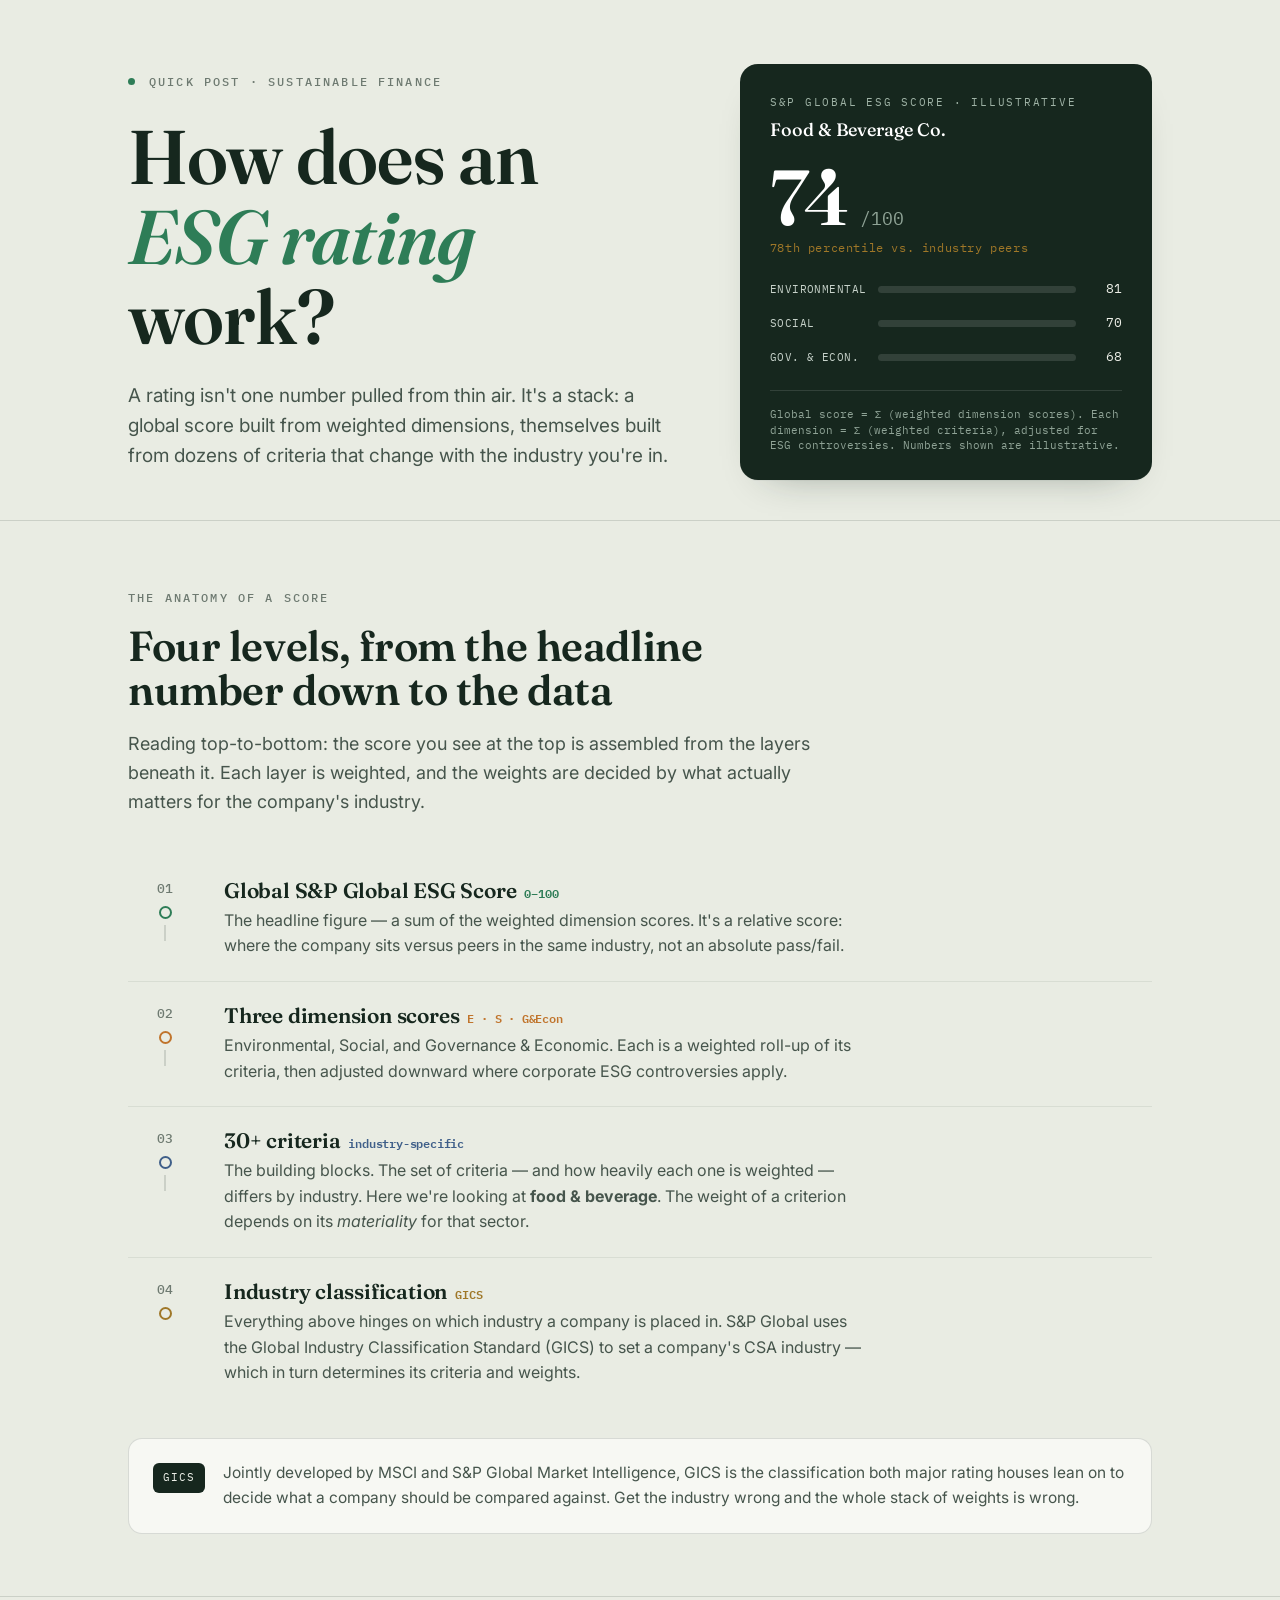
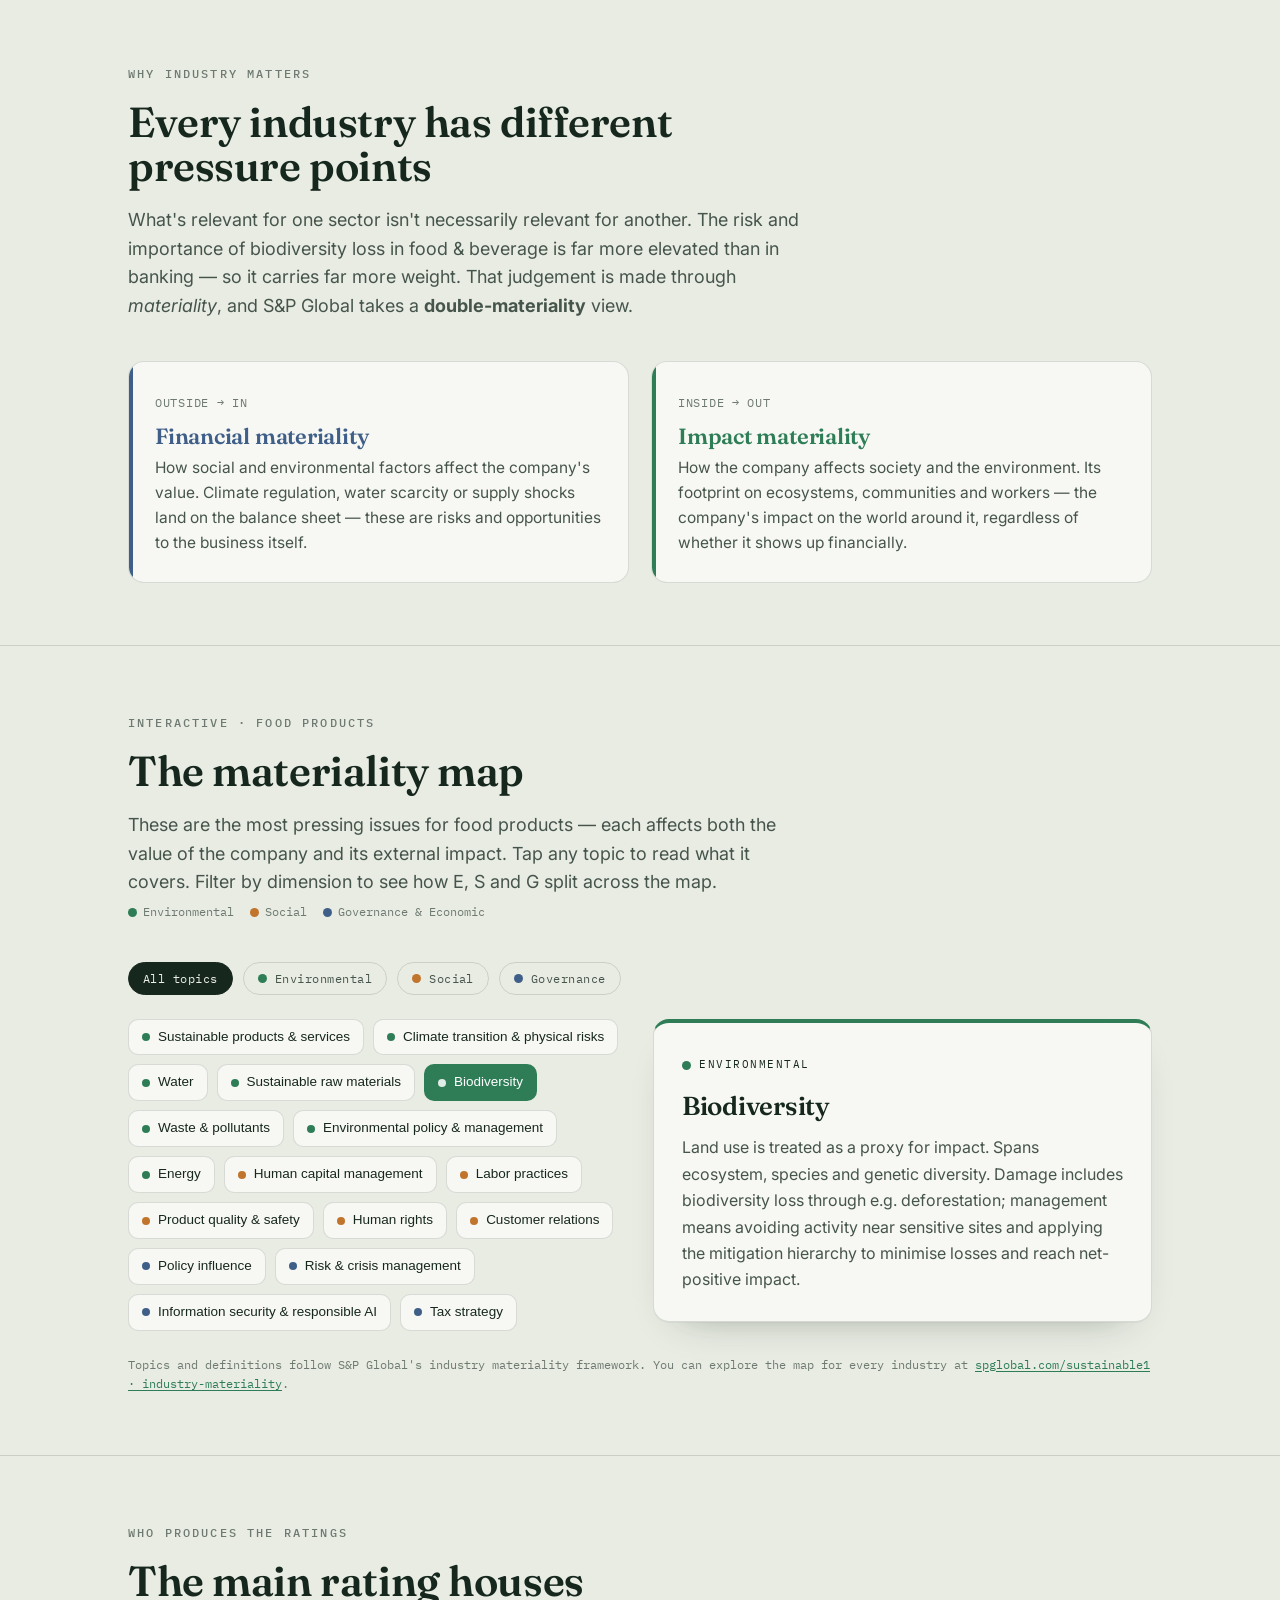
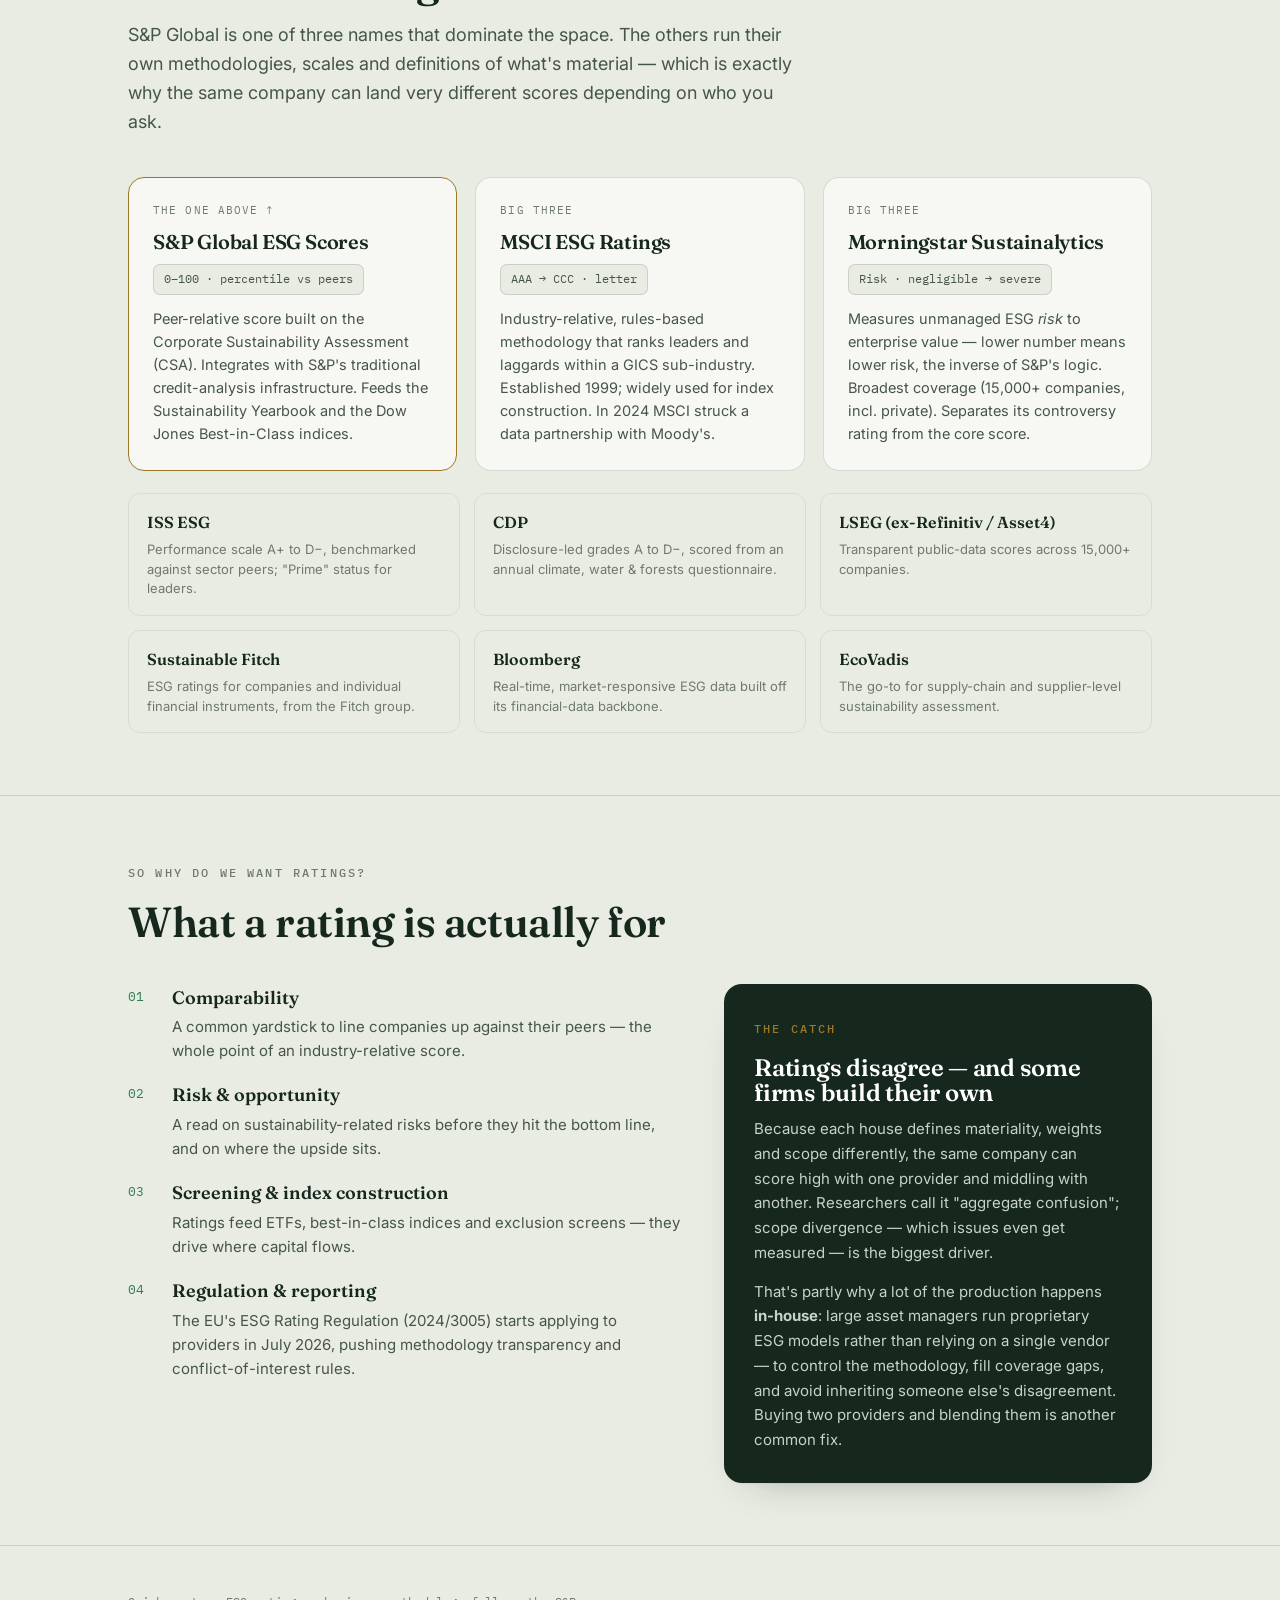
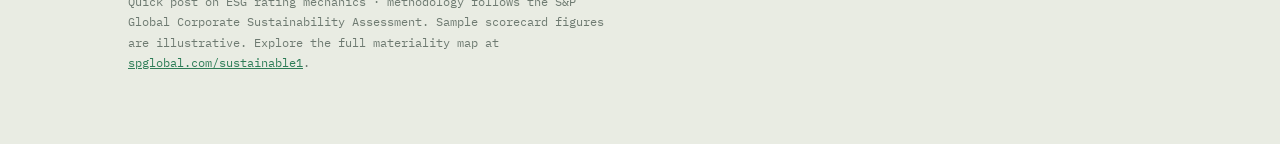
<file: esg-rating-post.html>
<!DOCTYPE html>
<html lang="en">
<head>
<meta charset="UTF-8">
<meta name="viewport" content="width=device-width, initial-scale=1.0">
<title>How does an ESG rating work?</title>
<link rel="preconnect" href="https://fonts.googleapis.com">
<link rel="preconnect" href="https://fonts.gstatic.com" crossorigin>
<link href="https://fonts.googleapis.com/css2?family=Fraunces:opsz,wght@9..144,400;9..144,500;9..144,600;9..144,700&family=Inter:wght@400;500;600&family=IBM+Plex+Mono:wght@400;500;600&display=swap" rel="stylesheet">
<style>
  :root{
    --paper:#E9ECE3;
    --paper-2:#EFF1EA;
    --card:#F7F8F3;
    --ink:#16271E;
    --ink-soft:#46554C;
    --ink-faint:#6E7A71;
    --env:#2E7D57;
    --soc:#C0742C;
    --gov:#3F5F89;
    --gold:#9F7728;
    --line:rgba(22,39,30,.14);
    --line-soft:rgba(22,39,30,.08);
    --shadow:0 1px 0 rgba(22,39,30,.04), 0 18px 40px -28px rgba(22,39,30,.45);
  }
  *{box-sizing:border-box;margin:0;padding:0}
  html{scroll-behavior:smooth}
  body{
    background:var(--paper);
    color:var(--ink);
    font-family:'Inter',system-ui,sans-serif;
    font-size:17px;
    line-height:1.6;
    -webkit-font-smoothing:antialiased;
    overflow-x:hidden;
  }
  .wrap{max-width:1080px;margin:0 auto;padding:0 28px}
  .mono{font-family:'IBM Plex Mono',monospace}
  .eyebrow{
    font-family:'IBM Plex Mono',monospace;
    font-size:12px;letter-spacing:.18em;text-transform:uppercase;
    color:var(--ink-faint);font-weight:500;
  }
  h1,h2,h3{font-family:'Fraunces',serif;font-weight:600;line-height:1.05;letter-spacing:-.01em}
  a{color:inherit}

  /* ---------- HERO ---------- */
  header.hero{padding:64px 0 40px;border-bottom:1px solid var(--line)}
  .hero-grid{display:grid;grid-template-columns:1.15fr .85fr;gap:54px;align-items:center}
  .hero-tag{display:flex;gap:14px;align-items:center;margin-bottom:26px}
  .hero-tag .dot{width:7px;height:7px;border-radius:50%;background:var(--env)}
  h1{font-size:clamp(42px,6.2vw,76px);font-weight:600}
  h1 em{font-style:italic;color:var(--env)}
  .lede{margin-top:24px;font-size:19px;color:var(--ink-soft);max-width:46ch}

  /* scorecard */
  .scorecard{
    background:var(--ink);color:#EDEFE8;border-radius:18px;padding:30px 30px 26px;
    box-shadow:var(--shadow);position:relative;overflow:hidden;
  }
  .scorecard .sc-label{font-family:'IBM Plex Mono',monospace;font-size:11px;letter-spacing:.16em;text-transform:uppercase;color:#9FB3A6}
  .sc-company{font-family:'Fraunces',serif;font-size:18px;margin-top:4px;color:#fff;font-weight:500}
  .sc-big{display:flex;align-items:baseline;gap:10px;margin:18px 0 4px}
  .sc-number{font-family:'Fraunces',serif;font-size:78px;font-weight:600;line-height:.9;color:#fff;font-variant-numeric:tabular-nums}
  .sc-of{font-family:'IBM Plex Mono',monospace;font-size:18px;color:#8FA396}
  .sc-pct{font-family:'IBM Plex Mono',monospace;font-size:12px;color:var(--gold);letter-spacing:.05em}
  .sc-dims{margin-top:22px;display:flex;flex-direction:column;gap:13px}
  .dim-row{display:grid;grid-template-columns:96px 1fr 34px;align-items:center;gap:12px}
  .dim-name{font-family:'IBM Plex Mono',monospace;font-size:11px;letter-spacing:.04em;text-transform:uppercase;color:#C7D2CA}
  .dim-track{height:7px;border-radius:6px;background:rgba(255,255,255,.12);overflow:hidden}
  .dim-fill{height:100%;width:0;border-radius:6px;transition:width 1.3s cubic-bezier(.16,1,.3,1)}
  .dim-val{font-family:'IBM Plex Mono',monospace;font-size:13px;text-align:right;color:#EDEFE8}
  .e .dim-fill{background:var(--env)} .s .dim-fill{background:var(--soc)} .g .dim-fill{background:var(--gov)}
  .sc-foot{margin-top:22px;padding-top:16px;border-top:1px solid rgba(255,255,255,.12);font-family:'IBM Plex Mono',monospace;font-size:10.5px;color:#8FA396;line-height:1.5}

  /* ---------- SECTION SCAFFOLD ---------- */
  section{padding:62px 0;border-bottom:1px solid var(--line)}
  .sec-head{max-width:62ch;margin-bottom:40px}
  .sec-head h2{font-size:clamp(28px,3.6vw,42px);margin-top:14px}
  .sec-head p{margin-top:18px;color:var(--ink-soft);font-size:18px}

  /* ---------- ANATOMY / HIERARCHY ---------- */
  .tiers{display:flex;flex-direction:column;gap:0}
  .tier{
    display:grid;grid-template-columns:74px 1fr;gap:22px;align-items:start;
    padding:22px 0;border-top:1px solid var(--line-soft);position:relative;
  }
  .tier:first-child{border-top:none}
  .tier-rail{display:flex;flex-direction:column;align-items:center;gap:6px}
  .tier-num{font-family:'IBM Plex Mono',monospace;font-size:13px;color:var(--ink-faint);font-weight:500}
  .tier-node{width:13px;height:13px;border-radius:50%;border:2px solid var(--env);background:var(--paper)}
  .tier:nth-child(2) .tier-node{border-color:var(--soc)}
  .tier:nth-child(3) .tier-node{border-color:var(--gov)}
  .tier:nth-child(4) .tier-node{border-color:var(--gold)}
  .tier-line{width:2px;flex:1;min-height:16px;background:var(--line)}
  .tier-body h3{font-size:21px;font-weight:600}
  .tier-body .scale{font-family:'IBM Plex Mono',monospace;font-size:12px;color:var(--env);margin-left:8px}
  .tier:nth-child(2) .scale{color:var(--soc)} .tier:nth-child(3) .scale{color:var(--gov)} .tier:nth-child(4) .scale{color:var(--gold)}
  .tier-body p{margin-top:7px;color:var(--ink-soft);font-size:16px;max-width:64ch}
  .gics-note{
    margin-top:30px;background:var(--card);border:1px solid var(--line);border-radius:14px;
    padding:22px 24px;display:flex;gap:18px;align-items:flex-start;
  }
  .gics-note .badge{font-family:'IBM Plex Mono',monospace;font-size:11px;letter-spacing:.1em;background:var(--ink);color:#EDEFE8;padding:6px 10px;border-radius:6px;white-space:nowrap;margin-top:2px}
  .gics-note p{font-size:15.5px;color:var(--ink-soft)}

  /* ---------- DOUBLE MATERIALITY ---------- */
  .dm-grid{display:grid;grid-template-columns:1fr 1fr;gap:22px;margin-top:8px}
  .dm-card{background:var(--card);border:1px solid var(--line);border-radius:16px;padding:26px;position:relative;overflow:hidden}
  .dm-card .arrow{font-family:'IBM Plex Mono',monospace;font-size:12px;letter-spacing:.06em;color:var(--ink-faint);text-transform:uppercase}
  .dm-card h3{font-size:22px;margin:10px 0 8px}
  .dm-card.fin h3{color:var(--gov)} .dm-card.imp h3{color:var(--env)}
  .dm-card p{font-size:15.5px;color:var(--ink-soft)}
  .dm-card .stripe{position:absolute;left:0;top:0;bottom:0;width:4px}
  .dm-card.fin .stripe{background:var(--gov)} .dm-card.imp .stripe{background:var(--env)}

  /* ---------- MATERIALITY MAP ---------- */
  .map-toolbar{display:flex;flex-wrap:wrap;gap:10px;align-items:center;margin-bottom:24px}
  .filter-btn{
    font-family:'IBM Plex Mono',monospace;font-size:12px;letter-spacing:.04em;
    border:1px solid var(--line);background:transparent;color:var(--ink-soft);
    padding:8px 14px;border-radius:999px;cursor:pointer;transition:.18s;display:inline-flex;align-items:center;gap:8px;
  }
  .filter-btn .swatch{width:9px;height:9px;border-radius:50%}
  .filter-btn[data-dim="e"] .swatch{background:var(--env)}
  .filter-btn[data-dim="s"] .swatch{background:var(--soc)}
  .filter-btn[data-dim="g"] .swatch{background:var(--gov)}
  .filter-btn:hover{border-color:var(--ink)}
  .filter-btn.active{background:var(--ink);color:#EDEFE8;border-color:var(--ink)}
  .map-layout{display:grid;grid-template-columns:1fr 1fr;gap:26px;align-items:start}
  .chip-grid{display:flex;flex-wrap:wrap;gap:9px;align-content:flex-start}
  .chip{
    font-size:13.5px;font-weight:500;border:1px solid var(--line);background:var(--card);
    color:var(--ink);padding:9px 13px;border-radius:10px;cursor:pointer;transition:.16s;
    display:inline-flex;align-items:center;gap:8px;text-align:left;line-height:1.25;
  }
  .chip .tag{width:8px;height:8px;border-radius:50%;flex-shrink:0}
  .chip.e .tag{background:var(--env)} .chip.s .tag{background:var(--soc)} .chip.g .tag{background:var(--gov)}
  .chip:hover{transform:translateY(-1px);box-shadow:var(--shadow)}
  .chip.e:hover{border-color:var(--env)} .chip.s:hover{border-color:var(--soc)} .chip.g:hover{border-color:var(--gov)}
  .chip.active{color:#fff;border-color:transparent}
  .chip.active.e{background:var(--env)} .chip.active.s{background:var(--soc)} .chip.active.g{background:var(--gov)}
  .chip.active .tag{background:rgba(255,255,255,.85)}
  .chip.dimmed{opacity:.22;pointer-events:none}

  .detail{
    position:sticky;top:20px;background:var(--card);border:1px solid var(--line);
    border-radius:16px;padding:28px;min-height:280px;box-shadow:var(--shadow);
  }
  .detail .d-dim{font-family:'IBM Plex Mono',monospace;font-size:11px;letter-spacing:.14em;text-transform:uppercase;display:inline-flex;align-items:center;gap:8px}
  .detail .d-dim .tag{width:9px;height:9px;border-radius:50%}
  .detail h3{font-size:26px;margin:14px 0 14px;line-height:1.1}
  .detail p{font-size:16px;color:var(--ink-soft);line-height:1.65}
  .detail .placeholder{color:var(--ink-faint);font-size:16px;font-style:italic;font-family:'Fraunces',serif}
  .detail.e{border-top:4px solid var(--env)} .detail.s{border-top:4px solid var(--soc)} .detail.g{border-top:4px solid var(--gov)}
  .map-source{margin-top:24px;font-family:'IBM Plex Mono',monospace;font-size:12px;color:var(--ink-faint);line-height:1.6}
  .map-source a{color:var(--env);text-decoration:underline;text-underline-offset:2px}
  .legend-inline{font-family:'IBM Plex Mono',monospace;font-size:11.5px;color:var(--ink-faint);display:flex;gap:16px;flex-wrap:wrap;margin-top:6px}
  .legend-inline span{display:inline-flex;align-items:center;gap:6px}
  .legend-inline i{width:9px;height:9px;border-radius:50%;display:inline-block}

  /* ---------- PROVIDERS ---------- */
  .prov-grid{display:grid;grid-template-columns:repeat(3,1fr);gap:18px}
  .prov{background:var(--card);border:1px solid var(--line);border-radius:16px;padding:24px;display:flex;flex-direction:column;gap:12px}
  .prov.lead{border:1.5px solid var(--gold)}
  .prov .rank{font-family:'IBM Plex Mono',monospace;font-size:11px;letter-spacing:.1em;text-transform:uppercase;color:var(--ink-faint)}
  .prov h3{font-size:20px}
  .prov .scale-pill{align-self:flex-start;font-family:'IBM Plex Mono',monospace;font-size:11.5px;background:var(--paper);border:1px solid var(--line);padding:5px 10px;border-radius:7px;color:var(--ink-soft)}
  .prov p{font-size:14.5px;color:var(--ink-soft)}
  .prov-more{margin-top:22px;display:grid;grid-template-columns:repeat(3,1fr);gap:14px}
  .prov-min{border:1px solid var(--line-soft);border-radius:12px;padding:16px 18px;background:transparent}
  .prov-min h4{font-family:'Fraunces',serif;font-size:16px;font-weight:600;margin-bottom:5px}
  .prov-min p{font-size:13px;color:var(--ink-faint);line-height:1.5}

  /* ---------- WHY / IN-HOUSE ---------- */
  .why-grid{display:grid;grid-template-columns:1.3fr 1fr;gap:40px;align-items:start}
  .why-list{display:flex;flex-direction:column;gap:18px}
  .why-item{display:grid;grid-template-columns:30px 1fr;gap:14px;align-items:start}
  .why-item .n{font-family:'IBM Plex Mono',monospace;font-size:13px;color:var(--env);padding-top:3px}
  .why-item h4{font-family:'Fraunces',serif;font-size:18px;font-weight:600}
  .why-item p{font-size:15px;color:var(--ink-soft);margin-top:3px}
  .callout{background:var(--ink);color:#EDEFE8;border-radius:18px;padding:30px;box-shadow:var(--shadow)}
  .callout .eyebrow{color:var(--gold)}
  .callout h3{color:#fff;font-size:24px;margin:14px 0 12px}
  .callout p{font-size:15px;color:#C7D2CA;line-height:1.65}
  .callout p+p{margin-top:14px}

  /* ---------- FOOTER ---------- */
  footer{padding:46px 0 70px}
  .foot-note{font-family:'IBM Plex Mono',monospace;font-size:12px;color:var(--ink-faint);line-height:1.7;max-width:70ch}
  .foot-note a{color:var(--env)}

  /* ---------- RESPONSIVE ---------- */
  @media(max-width:860px){
    .hero-grid{grid-template-columns:1fr;gap:36px}
    .map-layout{grid-template-columns:1fr}
    .detail{position:static}
    .dm-grid{grid-template-columns:1fr}
    .prov-grid{grid-template-columns:1fr}
    .prov-more{grid-template-columns:1fr}
    .why-grid{grid-template-columns:1fr;gap:28px}
  }
  @media(max-width:520px){
    body{font-size:16px}
    .wrap{padding:0 18px}
    header.hero{padding:40px 0 30px}
    .sc-number{font-size:62px}
  }
  @media(prefers-reduced-motion:reduce){
    .dim-fill{transition:none}
    html{scroll-behavior:auto}
  }
</style>
</head>
<body>

<!-- ===================== HERO ===================== -->
<header class="hero">
  <div class="wrap">
    <div class="hero-grid">
      <div>
        <div class="hero-tag">
          <span class="dot"></span>
          <span class="eyebrow">Quick post · Sustainable finance</span>
        </div>
        <h1>How does an <em>ESG rating</em> work?</h1>
        <p class="lede">A rating isn't one number pulled from thin air. It's a stack: a global score built from weighted dimensions, themselves built from dozens of criteria that change with the industry you're in.</p>
      </div>

      <div class="scorecard" id="scorecard">
        <div class="sc-label">S&amp;P Global ESG Score · illustrative</div>
        <div class="sc-company">Food &amp; Beverage Co.</div>
        <div class="sc-big">
          <span class="sc-number" id="scoreNum">0</span>
          <span class="sc-of">/100</span>
        </div>
        <div class="sc-pct" id="scorePct">— percentile vs. industry peers</div>

        <div class="sc-dims">
          <div class="dim-row e">
            <span class="dim-name">Environmental</span>
            <span class="dim-track"><span class="dim-fill" data-val="81"></span></span>
            <span class="dim-val">81</span>
          </div>
          <div class="dim-row s">
            <span class="dim-name">Social</span>
            <span class="dim-track"><span class="dim-fill" data-val="70"></span></span>
            <span class="dim-val">70</span>
          </div>
          <div class="dim-row g">
            <span class="dim-name">Gov. &amp; Econ.</span>
            <span class="dim-track"><span class="dim-fill" data-val="68"></span></span>
            <span class="dim-val">68</span>
          </div>
        </div>

        <div class="sc-foot">Global score = Σ (weighted dimension scores). Each dimension = Σ (weighted criteria), adjusted for ESG controversies. Numbers shown are illustrative.</div>
      </div>
    </div>
  </div>
</header>

<!-- ===================== ANATOMY ===================== -->
<section id="anatomy">
  <div class="wrap">
    <div class="sec-head">
      <span class="eyebrow">The anatomy of a score</span>
      <h2>Four levels, from the headline number down to the data</h2>
      <p>Reading top-to-bottom: the score you see at the top is assembled from the layers beneath it. Each layer is weighted, and the weights are decided by what actually matters for the company's industry.</p>
    </div>

    <div class="tiers">
      <div class="tier">
        <div class="tier-rail"><span class="tier-num">01</span><span class="tier-node"></span><span class="tier-line"></span></div>
        <div class="tier-body">
          <h3>Global S&amp;P Global ESG Score<span class="scale">0–100</span></h3>
          <p>The headline figure — a sum of the weighted dimension scores. It's a relative score: where the company sits versus peers in the same industry, not an absolute pass/fail.</p>
        </div>
      </div>

      <div class="tier">
        <div class="tier-rail"><span class="tier-num">02</span><span class="tier-node"></span><span class="tier-line"></span></div>
        <div class="tier-body">
          <h3>Three dimension scores<span class="scale">E · S · G&amp;Econ</span></h3>
          <p>Environmental, Social, and Governance &amp; Economic. Each is a weighted roll-up of its criteria, then adjusted downward where corporate ESG controversies apply.</p>
        </div>
      </div>

      <div class="tier">
        <div class="tier-rail"><span class="tier-num">03</span><span class="tier-node"></span><span class="tier-line"></span></div>
        <div class="tier-body">
          <h3>30+ criteria<span class="scale">industry-specific</span></h3>
          <p>The building blocks. The set of criteria — and how heavily each one is weighted — differs by industry. Here we're looking at <strong>food &amp; beverage</strong>. The weight of a criterion depends on its <em>materiality</em> for that sector.</p>
        </div>
      </div>

      <div class="tier">
        <div class="tier-rail"><span class="tier-num">04</span><span class="tier-node"></span></div>
        <div class="tier-body">
          <h3>Industry classification<span class="scale">GICS</span></h3>
          <p>Everything above hinges on which industry a company is placed in. S&amp;P Global uses the Global Industry Classification Standard (GICS) to set a company's CSA industry — which in turn determines its criteria and weights.</p>
        </div>
      </div>
    </div>

    <div class="gics-note">
      <span class="badge">GICS</span>
      <p>Jointly developed by MSCI and S&amp;P Global Market Intelligence, GICS is the classification both major rating houses lean on to decide what a company should be compared against. Get the industry wrong and the whole stack of weights is wrong.</p>
    </div>
  </div>
</section>

<!-- ===================== DOUBLE MATERIALITY ===================== -->
<section id="materiality-intro">
  <div class="wrap">
    <div class="sec-head">
      <span class="eyebrow">Why industry matters</span>
      <h2>Every industry has different pressure points</h2>
      <p>What's relevant for one sector isn't necessarily relevant for another. The risk and importance of biodiversity loss in food &amp; beverage is far more elevated than in banking — so it carries far more weight. That judgement is made through <em>materiality</em>, and S&amp;P Global takes a <strong>double-materiality</strong> view.</p>
    </div>

    <div class="dm-grid">
      <div class="dm-card fin">
        <span class="stripe"></span>
        <span class="arrow">Outside → in</span>
        <h3>Financial materiality</h3>
        <p>How social and environmental factors affect the company's value. Climate regulation, water scarcity or supply shocks land on the balance sheet — these are risks and opportunities to the business itself.</p>
      </div>
      <div class="dm-card imp">
        <span class="stripe"></span>
        <span class="arrow">Inside → out</span>
        <h3>Impact materiality</h3>
        <p>How the company affects society and the environment. Its footprint on ecosystems, communities and workers — the company's impact on the world around it, regardless of whether it shows up financially.</p>
      </div>
    </div>
  </div>
</section>

<!-- ===================== INTERACTIVE MATERIALITY MAP ===================== -->
<section id="map">
  <div class="wrap">
    <div class="sec-head">
      <span class="eyebrow">Interactive · Food products</span>
      <h2>The materiality map</h2>
      <p>These are the most pressing issues for food products — each affects both the value of the company and its external impact. Tap any topic to read what it covers. Filter by dimension to see how E, S and G split across the map.</p>
      <div class="legend-inline">
        <span><i style="background:var(--env)"></i> Environmental</span>
        <span><i style="background:var(--soc)"></i> Social</span>
        <span><i style="background:var(--gov)"></i> Governance &amp; Economic</span>
      </div>
    </div>

    <div class="map-toolbar" id="filters">
      <button class="filter-btn active" data-dim="all">All topics</button>
      <button class="filter-btn" data-dim="e"><span class="swatch"></span>Environmental</button>
      <button class="filter-btn" data-dim="s"><span class="swatch"></span>Social</button>
      <button class="filter-btn" data-dim="g"><span class="swatch"></span>Governance</button>
    </div>

    <div class="map-layout">
      <div class="chip-grid" id="chipGrid"><!-- chips injected by JS --></div>

      <aside class="detail" id="detail" aria-live="polite">
        <span class="d-dim" id="dDim"></span>
        <h3 id="dTitle"></h3>
        <p id="dText" class="placeholder">Select a topic on the left to read its description.</p>
      </aside>
    </div>

    <div class="map-source">
      Topics and definitions follow S&amp;P Global's industry materiality framework. You can explore the map for every industry at
      <a href="https://www.spglobal.com/sustainable1/en/solutions/dataset-tools/industry-materiality" target="_blank" rel="noopener">spglobal.com/sustainable1 · industry-materiality</a>.
    </div>
  </div>
</section>

<!-- ===================== PROVIDERS ===================== -->
<section id="providers">
  <div class="wrap">
    <div class="sec-head">
      <span class="eyebrow">Who produces the ratings</span>
      <h2>The main rating houses</h2>
      <p>S&amp;P Global is one of three names that dominate the space. The others run their own methodologies, scales and definitions of what's material — which is exactly why the same company can land very different scores depending on who you ask.</p>
    </div>

    <div class="prov-grid">
      <div class="prov lead">
        <span class="rank">The one above ↑</span>
        <h3>S&amp;P Global ESG Scores</h3>
        <span class="scale-pill">0–100 · percentile vs peers</span>
        <p>Peer-relative score built on the Corporate Sustainability Assessment (CSA). Integrates with S&amp;P's traditional credit-analysis infrastructure. Feeds the Sustainability Yearbook and the Dow Jones Best-in-Class indices.</p>
      </div>
      <div class="prov">
        <span class="rank">Big three</span>
        <h3>MSCI ESG Ratings</h3>
        <span class="scale-pill">AAA → CCC · letter</span>
        <p>Industry-relative, rules-based methodology that ranks leaders and laggards within a GICS sub-industry. Established 1999; widely used for index construction. In 2024 MSCI struck a data partnership with Moody's.</p>
      </div>
      <div class="prov">
        <span class="rank">Big three</span>
        <h3>Morningstar Sustainalytics</h3>
        <span class="scale-pill">Risk · negligible → severe</span>
        <p>Measures unmanaged ESG <em>risk</em> to enterprise value — lower number means lower risk, the inverse of S&amp;P's logic. Broadest coverage (15,000+ companies, incl. private). Separates its controversy rating from the core score.</p>
      </div>
    </div>

    <div class="prov-more">
      <div class="prov-min"><h4>ISS ESG</h4><p>Performance scale A+ to D−, benchmarked against sector peers; "Prime" status for leaders.</p></div>
      <div class="prov-min"><h4>CDP</h4><p>Disclosure-led grades A to D−, scored from an annual climate, water &amp; forests questionnaire.</p></div>
      <div class="prov-min"><h4>LSEG (ex-Refinitiv / Asset4)</h4><p>Transparent public-data scores across 15,000+ companies.</p></div>
      <div class="prov-min"><h4>Sustainable Fitch</h4><p>ESG ratings for companies and individual financial instruments, from the Fitch group.</p></div>
      <div class="prov-min"><h4>Bloomberg</h4><p>Real-time, market-responsive ESG data built off its financial-data backbone.</p></div>
      <div class="prov-min"><h4>EcoVadis</h4><p>The go-to for supply-chain and supplier-level sustainability assessment.</p></div>
    </div>
  </div>
</section>

<!-- ===================== WHY + IN-HOUSE ===================== -->
<section id="why">
  <div class="wrap">
    <div class="sec-head">
      <span class="eyebrow">So why do we want ratings?</span>
      <h2>What a rating is actually for</h2>
    </div>

    <div class="why-grid">
      <div class="why-list">
        <div class="why-item">
          <span class="n">01</span>
          <div><h4>Comparability</h4><p>A common yardstick to line companies up against their peers — the whole point of an industry-relative score.</p></div>
        </div>
        <div class="why-item">
          <span class="n">02</span>
          <div><h4>Risk &amp; opportunity</h4><p>A read on sustainability-related risks before they hit the bottom line, and on where the upside sits.</p></div>
        </div>
        <div class="why-item">
          <span class="n">03</span>
          <div><h4>Screening &amp; index construction</h4><p>Ratings feed ETFs, best-in-class indices and exclusion screens — they drive where capital flows.</p></div>
        </div>
        <div class="why-item">
          <span class="n">04</span>
          <div><h4>Regulation &amp; reporting</h4><p>The EU's ESG Rating Regulation (2024/3005) starts applying to providers in July 2026, pushing methodology transparency and conflict-of-interest rules.</p></div>
        </div>
      </div>

      <div class="callout">
        <span class="eyebrow">The catch</span>
        <h3>Ratings disagree — and some firms build their own</h3>
        <p>Because each house defines materiality, weights and scope differently, the same company can score high with one provider and middling with another. Researchers call it "aggregate confusion"; scope divergence — which issues even get measured — is the biggest driver.</p>
        <p>That's partly why a lot of the production happens <strong>in-house</strong>: large asset managers run proprietary ESG models rather than relying on a single vendor — to control the methodology, fill coverage gaps, and avoid inheriting someone else's disagreement. Buying two providers and blending them is another common fix.</p>
      </div>
    </div>
  </div>
</section>

<footer>
  <div class="wrap">
    <p class="foot-note">
      Quick post on ESG rating mechanics · methodology follows the S&amp;P Global Corporate Sustainability Assessment. Sample scorecard figures are illustrative. Explore the full materiality map at
      <a href="https://www.spglobal.com/sustainable1/en/solutions/dataset-tools/industry-materiality" target="_blank" rel="noopener">spglobal.com/sustainable1</a>.
    </p>
  </div>
</footer>

<script>
// ---------- Materiality topics (S&P Global framework, Food Products) ----------
const TOPICS = [
  {id:'sps', dim:'e', name:'Sustainable products & services', text:'Covers environmental and human health across the product life cycle, plus stewardship strategies and the market opportunity for more sustainable products. For food it includes the health and nutritional value of products; in other sectors, things like sustainable finance, circular fashion, green building and cleaner transport and energy.'},
  {id:'cli', dim:'e', name:'Climate transition & physical risks', text:'The risks and opportunities from climate change and the move to a low-carbon economy. Transition risks — regulatory, market and technology — are tied to specific industries; physical-risk exposure is location- and company-specific. Includes energy-transition goals and the business response across the value chain.'},
  {id:'wat', dim:'e', name:'Water', text:'The withdrawal, use, consumption, pollution or discharge of water. Companies may act to conserve water across operations, products and services. Also captures exposure to water stress or scarcity and the management of related regulatory, supply, stakeholder and quality risks.'},
  {id:'srm', dim:'e', name:'Sustainable raw materials', text:'Sourcing and efficient use of resources — living and non-living: materials, energy, water, land and biomass. Focuses on sustainable agriculture and forestry. Good practice includes certification schemes for organic or sustainably produced goods, and animal welfare.'},
  {id:'bio', dim:'e', name:'Biodiversity', text:'Land use is treated as a proxy for impact. Spans ecosystem, species and genetic diversity. Damage includes biodiversity loss through e.g. deforestation; management means avoiding activity near sensitive sites and applying the mitigation hierarchy to minimise losses and reach net-positive impact.'},
  {id:'was', dim:'e', name:'Waste & pollutants', text:'Pollutants contaminate air, water and soil — oil spills, lead, mercury, VOCs, NOx, SOx. Waste covers hazardous and non-hazardous, liquid and solid waste from production and consumption, with prevention, monitoring, treatment and disposal — including food, packaging, construction and mineral waste.'},
  {id:'epm', dim:'e', name:'Environmental policy & management', text:'The policies, processes and systems used to manage environmental performance across the value chain. Environmental Management Systems set goals and targets subject to verification, audit and certification, with monitoring, corrective action and tracking of any violations.'},
  {id:'ene', dim:'e', name:'Energy', text:'Practices and technologies for energy efficiency, cleaner and alternative energy, and integrated energy systems. Covers gas-leakage rates, energy intensity, renewable consumption, data-centre energy efficiency and overall consumption.'},

  {id:'hcm', dim:'s', name:'Human capital management', text:'Effective management of people from recruitment and development through performance and compensation. Includes education, training and coaching, talent attraction and retention, flexible working, stress management and employee wellbeing.'},
  {id:'lab', dim:'s', name:'Labor practices', text:'Promotion of diversity, inclusion and equality, alongside core labor practices: freedom of association, the right to collective bargaining, fair working conditions and social protection. A living wage that covers workers\u2019 hours and basic needs is central.'},
  {id:'pqs', dim:'s', name:'Product quality & safety', text:'The research, development, production and delivery of systems designed to ensure the safety and quality of products or services, and to minimise risk to the people who use them.'},
  {id:'hr', dim:'s', name:'Human rights', text:'Businesses should support and respect human rights, avoiding and preventing adverse impacts across operations, supply chains and business relationships. Includes preventing human trafficking, forced labor and child labor — through due diligence, assessment, mitigation and remediation.'},
  {id:'cust', dim:'s', name:'Customer relations', text:'Customer relationship management plus responsible marketing and labelling — ethical advertising, content moderation and protection of vulnerable groups. Includes measuring customer satisfaction and strengthening online presence and capability.'},

  {id:'pol', dim:'g', name:'Policy influence', text:'Transparency around a company\u2019s activity and spending in legislative, political and public discourse: political donations, trade-association membership, lobbying and ballot/referendum spending. Both the amounts and the issues supported matter, as does preventing misinformation.'},
  {id:'risk', dim:'g', name:'Risk & crisis management', text:'Governance structures and internal controls for managing short-, long-term and emerging risks. Requires an effective risk culture, sensitivity analysis and stress testing. Risk management is preventative; crisis management is corrective, responding to an unforeseen event.'},
  {id:'sec', dim:'g', name:'Information security & responsible AI', text:'Protecting information systems and AI-enabled processes from cyber threats, data loss, disruption and misuse. Covers governance, incident response, business continuity, vulnerability assessment and training — plus ensuring AI is transparent, fair, accountable and under meaningful human oversight.'},
  {id:'tax', dim:'g', name:'Tax strategy', text:'Governance, compliance and reporting on tax. Tax avoidance is legal but can obey the letter, not the spirit, of the law — so tax transparency and good governance matter, including minimum rates, incentives, fair-share taxation and the allocation of revenues and profits across jurisdictions.'}
];

const DIM_LABEL = {e:'Environmental', s:'Social', g:'Governance & Economic'};
const DIM_COLOR = {e:'var(--env)', s:'var(--soc)', g:'var(--gov)'};

// ---------- Build chips ----------
const grid = document.getElementById('chipGrid');
TOPICS.forEach(t=>{
  const b = document.createElement('button');
  b.className = 'chip ' + t.dim;
  b.dataset.dim = t.dim;
  b.dataset.id = t.id;
  b.innerHTML = '<span class="tag"></span>' + t.name;
  b.addEventListener('click', ()=>select(t.id));
  grid.appendChild(b);
});

// ---------- Detail panel ----------
const detail = document.getElementById('detail');
const dDim = document.getElementById('dDim');
const dTitle = document.getElementById('dTitle');
const dText = document.getElementById('dText');

function select(id){
  const t = TOPICS.find(x=>x.id===id);
  document.querySelectorAll('.chip').forEach(c=>c.classList.toggle('active', c.dataset.id===id));
  detail.className = 'detail ' + t.dim;
  dDim.innerHTML = '<span class="tag" style="background:'+DIM_COLOR[t.dim]+'"></span>'+DIM_LABEL[t.dim];
  dTitle.textContent = t.name;
  dText.textContent = t.text;
  dText.classList.remove('placeholder');
}

// ---------- Filters ----------
document.querySelectorAll('.filter-btn').forEach(btn=>{
  btn.addEventListener('click', ()=>{
    document.querySelectorAll('.filter-btn').forEach(b=>b.classList.remove('active'));
    btn.classList.add('active');
    const dim = btn.dataset.dim;
    document.querySelectorAll('.chip').forEach(c=>{
      c.classList.toggle('dimmed', dim!=='all' && c.dataset.dim!==dim);
    });
  });
});

// ---------- Hero scorecard animation ----------
const TARGET = 74;
const numEl = document.getElementById('scoreNum');
const pctEl = document.getElementById('scorePct');
const reduce = window.matchMedia('(prefers-reduced-motion: reduce)').matches;

function runHero(){
  document.querySelectorAll('.dim-fill').forEach(f=>{ f.style.width = f.dataset.val + '%'; });
  if(reduce){ numEl.textContent = TARGET; pctEl.textContent = '78th percentile vs. industry peers'; return; }
  let start=null, dur=1300;
  function step(ts){
    if(!start) start=ts;
    const p = Math.min((ts-start)/dur,1);
    const eased = 1-Math.pow(1-p,3);
    numEl.textContent = Math.round(eased*TARGET);
    if(p<1) requestAnimationFrame(step);
    else pctEl.textContent = '78th percentile vs. industry peers';
  }
  requestAnimationFrame(step);
}

const hero = document.getElementById('scorecard');
const io = new IntersectionObserver((entries)=>{
  entries.forEach(e=>{ if(e.isIntersecting){ runHero(); io.disconnect(); }});
},{threshold:.4});
io.observe(hero);

// preselect a representative topic so the panel isn't empty on load
select('bio');
</script>
</body>
</html>
</file>
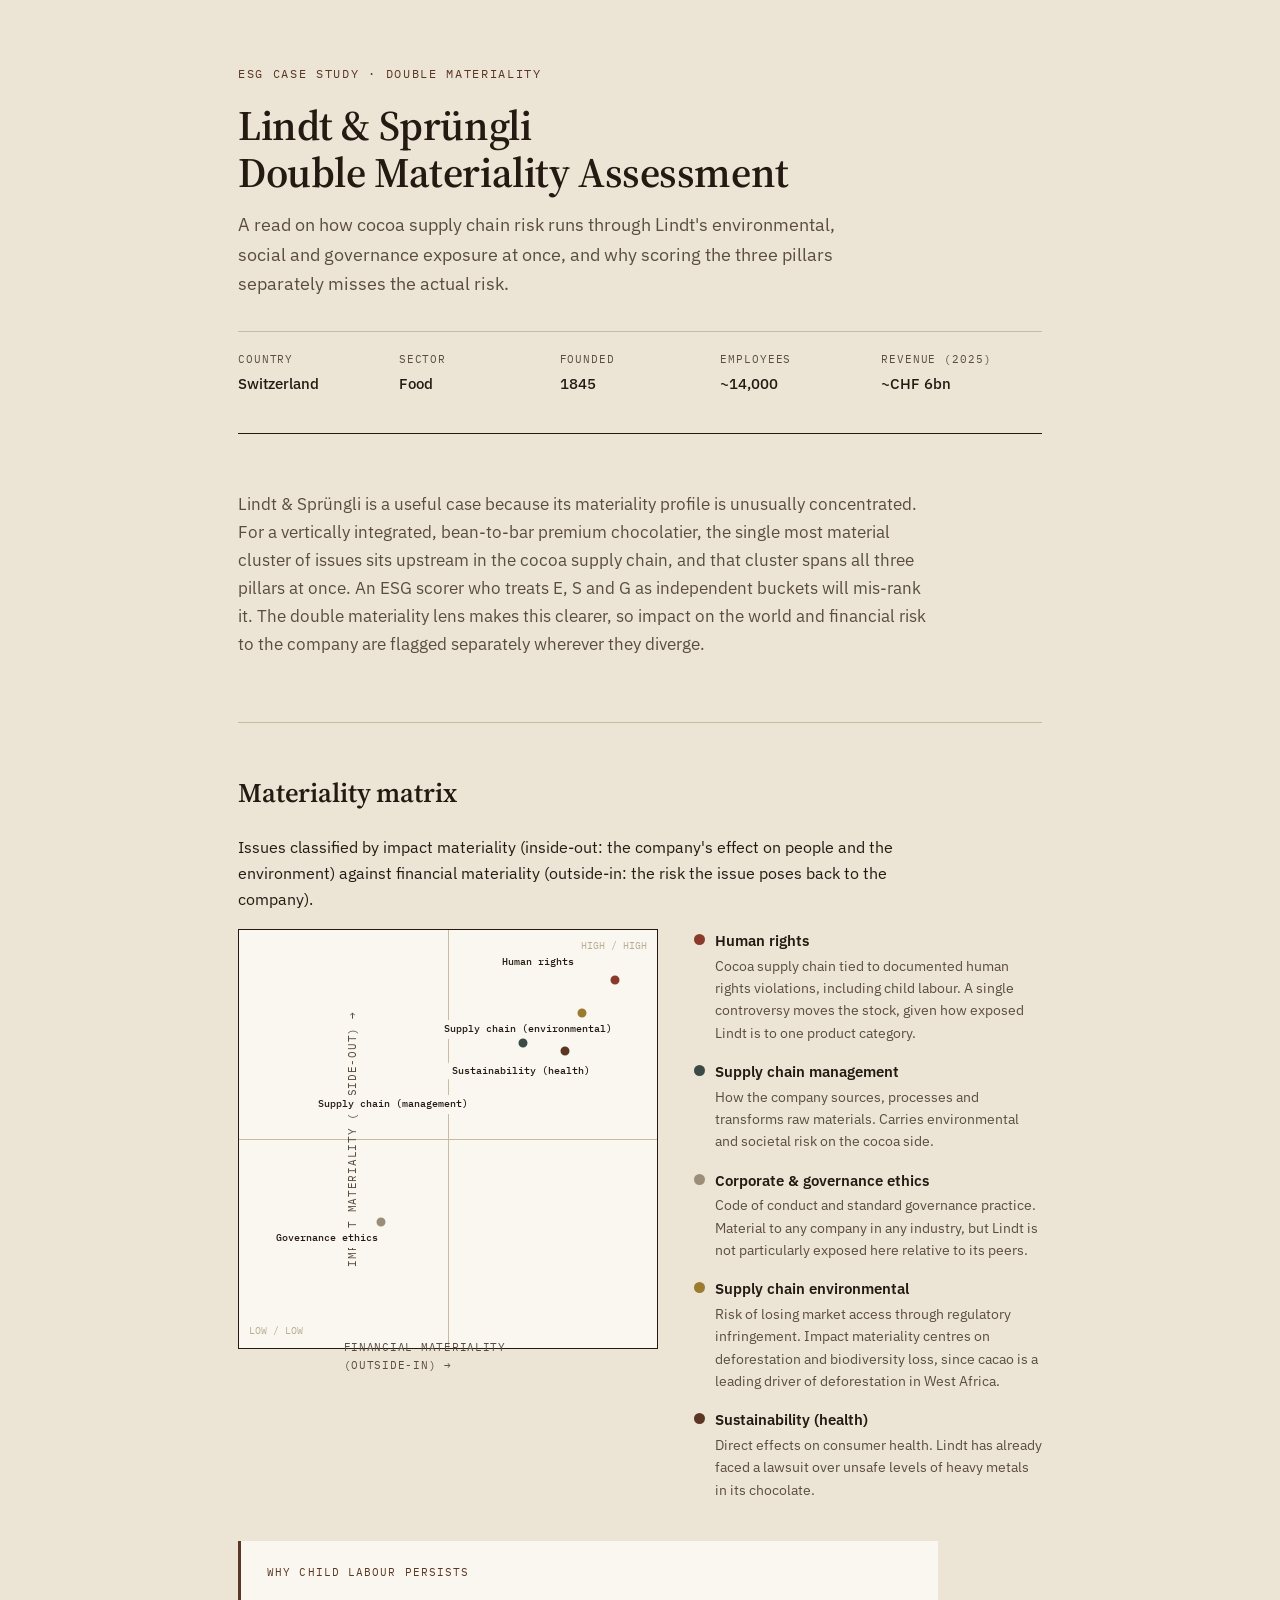
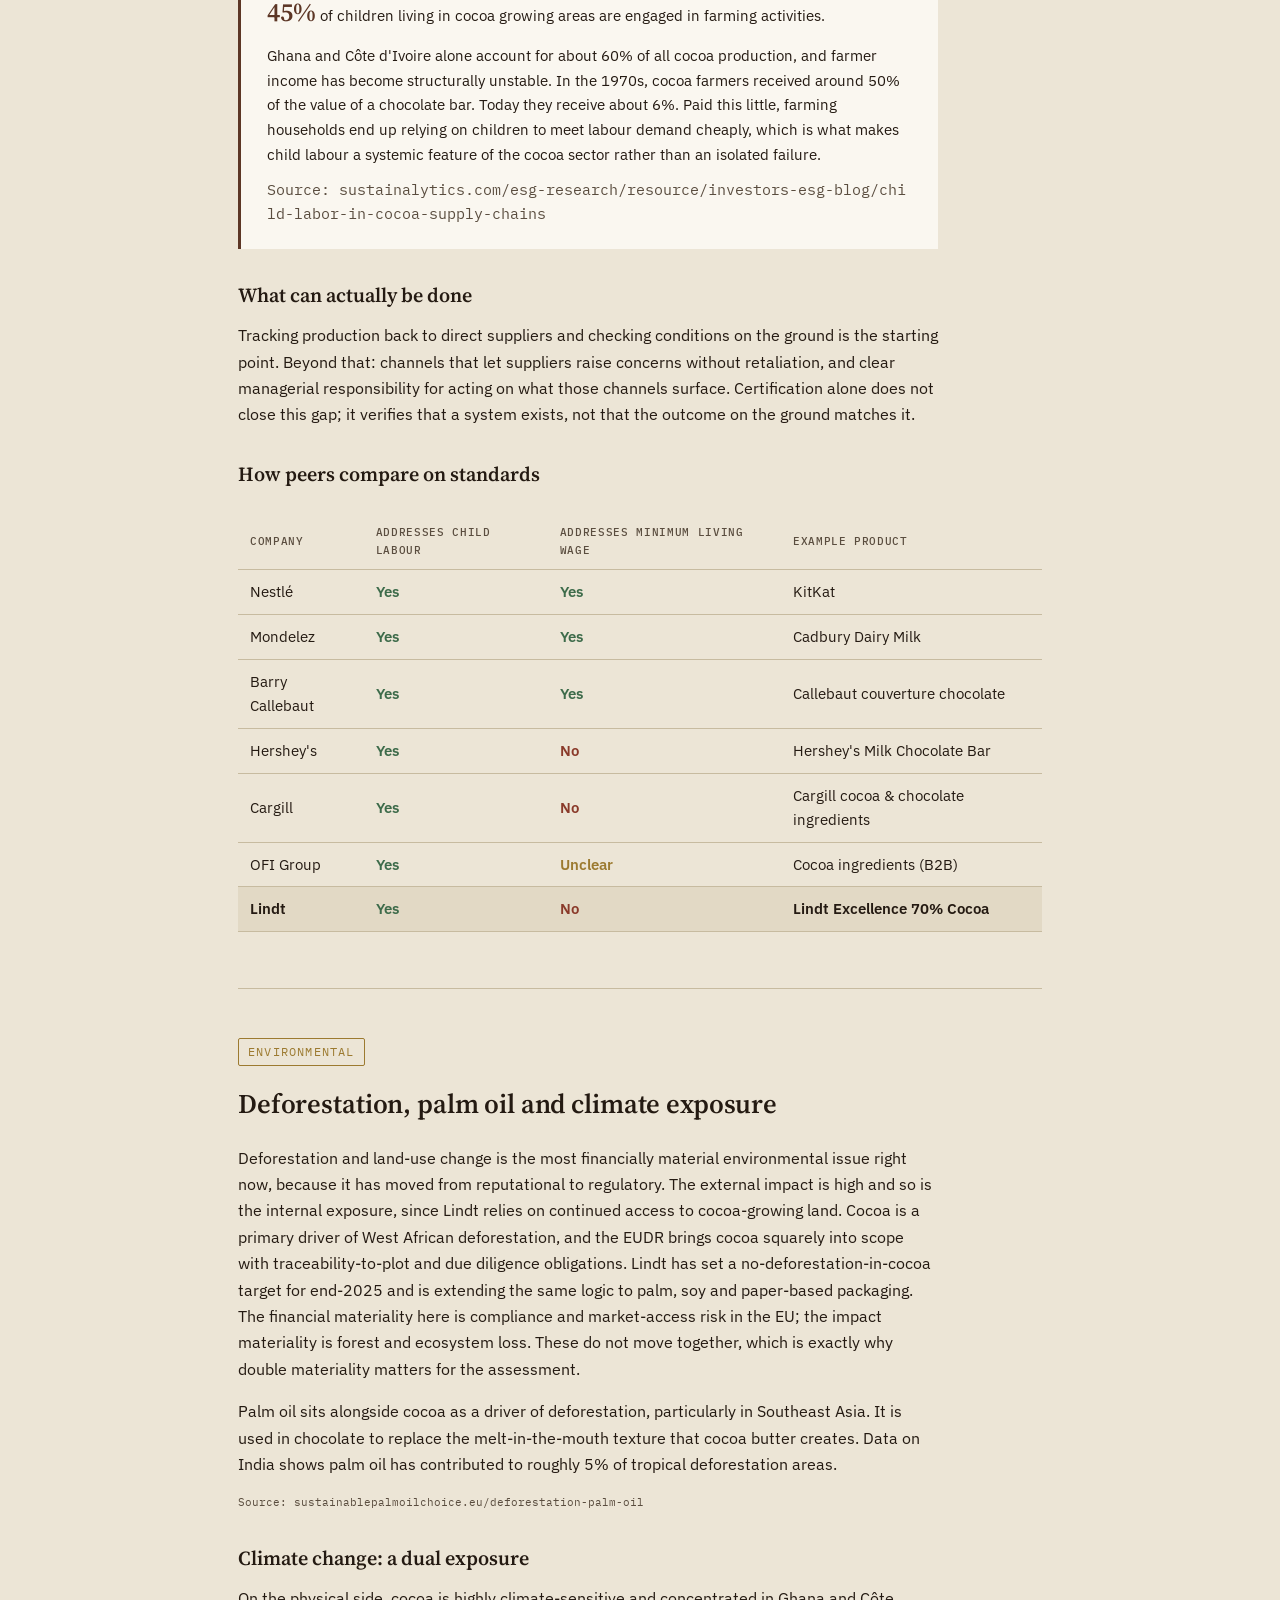
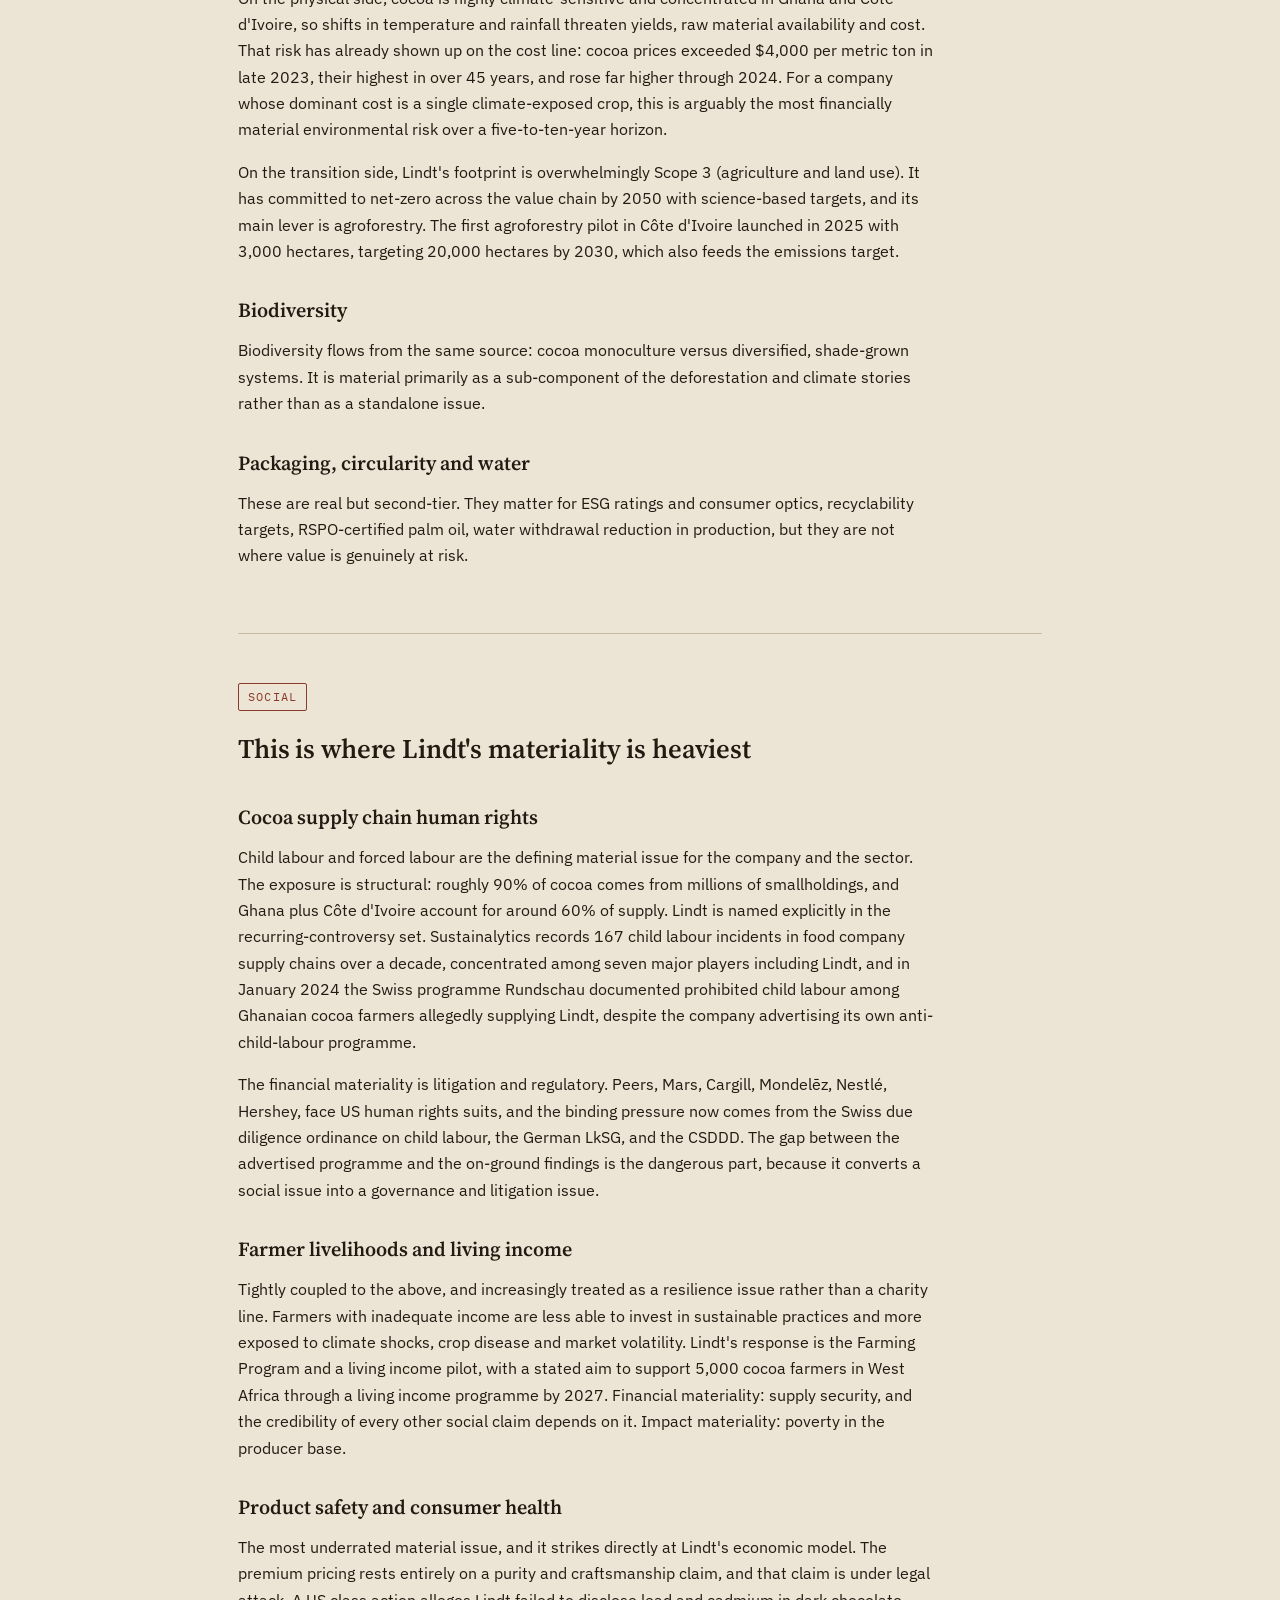
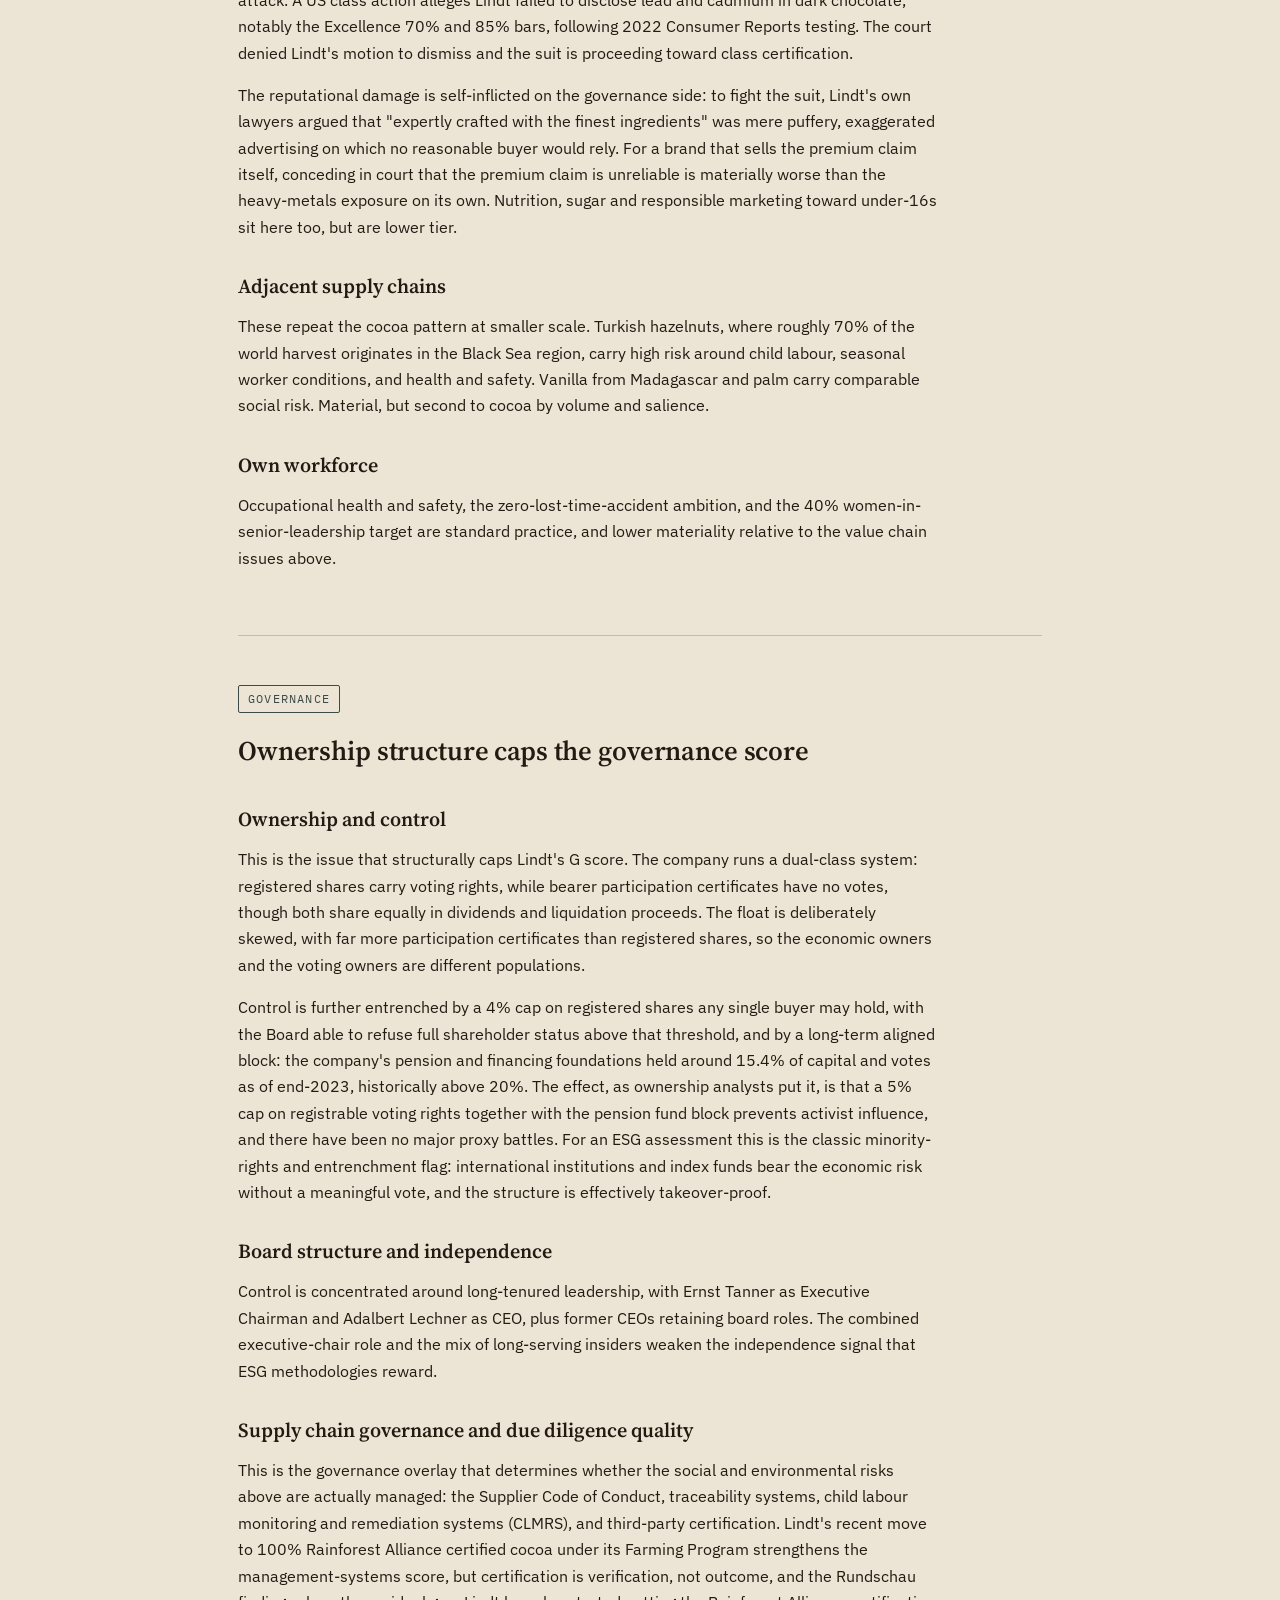
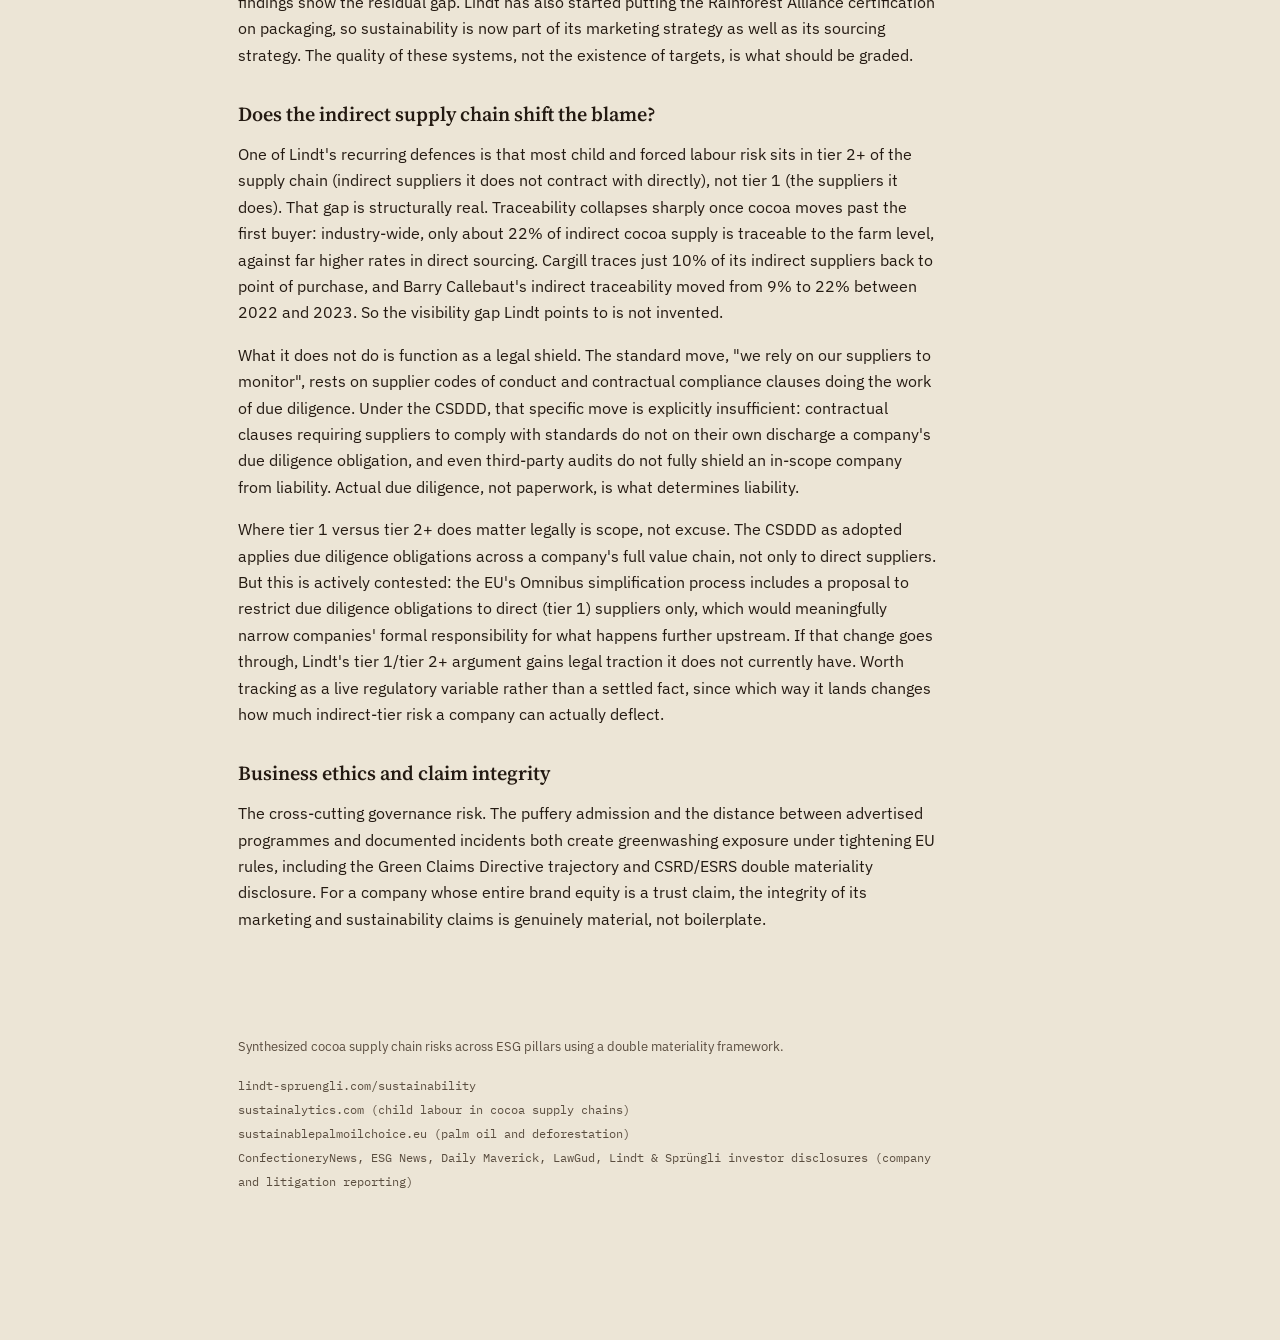
<file: lindt_double_materiality.html>
<!DOCTYPE html>
<html lang="en">
<head>
<meta charset="UTF-8">
<meta name="viewport" content="width=device-width, initial-scale=1.0">
<title>Lindt &amp; Sprüngli — Double Materiality Assessment</title>
<link rel="preconnect" href="https://fonts.googleapis.com">
<link href="https://fonts.googleapis.com/css2?family=Source+Serif+4:opsz,wght@8..60,400;8..60,500;8..60,600;8..60,700&family=IBM+Plex+Sans:wght@400;500;600&family=IBM+Plex+Mono:wght@400;500&display=swap" rel="stylesheet">
<style>
  :root{
    --paper:#ECE5D6;
    --paper-deep:#E2D9C5;
    --ink:#241A12;
    --ink-soft:#5A4D3F;
    --cocoa:#5C3625;
    --gold:#9C7A30;
    --rust:#8A3A2A;
    --slate:#3C4A47;
    --line:#C7BBA0;
    --white:#FAF7F0;
  }
  *{box-sizing:border-box;}
  body{
    margin:0;
    background:var(--paper);
    color:var(--ink);
    font-family:'IBM Plex Sans', sans-serif;
    font-size:16px;
    line-height:1.65;
    -webkit-font-smoothing:antialiased;
  }
  .wrap{max-width:860px; margin:0 auto; padding:0 28px 120px;}

  /* HERO */
  header.hero{
    border-bottom:1px solid var(--ink);
    padding:64px 0 36px;
    margin-bottom:8px;
  }
  .eyebrow{
    font-family:'IBM Plex Mono', monospace;
    font-size:12px;
    letter-spacing:.14em;
    text-transform:uppercase;
    color:var(--cocoa);
    margin:0 0 18px;
  }
  h1{
    font-family:'Source Serif 4', serif;
    font-weight:600;
    font-size:42px;
    line-height:1.12;
    margin:0 0 14px;
    letter-spacing:-0.01em;
  }
  .subtitle{
    font-size:18px;
    color:var(--ink-soft);
    max-width:620px;
    margin:0 0 32px;
  }
  .profile-strip{
    display:grid;
    grid-template-columns:repeat(5,1fr);
    border-top:1px solid var(--line);
    padding-top:18px;
  }
  .profile-strip div{padding-right:12px;}
  .profile-strip .label{
    font-family:'IBM Plex Mono', monospace;
    font-size:11px;
    text-transform:uppercase;
    letter-spacing:.08em;
    color:var(--ink-soft);
    margin-bottom:4px;
  }
  .profile-strip .value{font-size:15px; font-weight:500;}

  /* SECTIONS */
  section{padding:48px 0; border-bottom:1px solid var(--line);}
  section:last-of-type{border-bottom:none;}
  h2{
    font-family:'Source Serif 4', serif;
    font-size:27px;
    font-weight:600;
    margin:0 0 18px;
    letter-spacing:-0.005em;
  }
  h3{
    font-family:'Source Serif 4', serif;
    font-size:20px;
    font-weight:600;
    margin:30px 0 10px;
  }
  p{margin:0 0 16px; max-width:700px;}
  .lede{font-size:17px; color:var(--ink-soft);}

  /* PILLAR TAGS */
  .pillar-tag{
    display:inline-block;
    font-family:'IBM Plex Mono', monospace;
    font-size:12px;
    letter-spacing:.1em;
    padding:3px 9px;
    border:1px solid currentColor;
    border-radius:2px;
    margin-bottom:16px;
  }
  .pillar-tag.E{color:var(--gold);}
  .pillar-tag.S{color:var(--rust);}
  .pillar-tag.G{color:var(--slate);}

  /* CALLOUT */
  .callout{
    background:var(--white);
    border-left:3px solid var(--cocoa);
    padding:22px 26px;
    margin:24px 0;
    max-width:700px;
  }
  .callout .callout-label{
    font-family:'IBM Plex Mono', monospace;
    font-size:11px;
    text-transform:uppercase;
    letter-spacing:.1em;
    color:var(--cocoa);
    margin-bottom:10px;
  }
  .callout p{margin-bottom:10px; font-size:15px;}
  .callout p:last-child{margin-bottom:0;}
  .callout .stat{
    font-family:'Source Serif 4', serif;
    font-size:26px;
    font-weight:600;
    color:var(--cocoa);
  }
  .callout a{color:var(--cocoa);}
  .source-line{
    font-family:'IBM Plex Mono', monospace;
    font-size:11px;
    color:var(--ink-soft);
    word-break:break-all;
  }

  /* MATRIX */
  .matrix-block{
    display:flex;
    gap:36px;
    flex-wrap:wrap;
    align-items:flex-start;
  }
  .matrix-plot{
    position:relative;
    width:420px;
    height:420px;
    background:var(--white);
    border:1px solid var(--ink);
    flex-shrink:0;
  }
  .matrix-plot .axis-label{
    position:absolute;
    font-family:'IBM Plex Mono', monospace;
    font-size:10.5px;
    text-transform:uppercase;
    letter-spacing:.07em;
    color:var(--ink-soft);
  }
  .axis-y{
    left:-14px; top:50%;
    transform:translateY(-50%) rotate(-90deg);
    transform-origin:center;
  }
  .axis-x{ bottom:-26px; left:50%; transform:translateX(-50%);}
  .matrix-plot .gridline{
    position:absolute; background:var(--line);
  }
  .gridline.h{width:100%; height:1px; top:50%;}
  .gridline.v{height:100%; width:1px; left:50%;}
  .matrix-plot .corner{
    position:absolute;
    font-family:'IBM Plex Mono', monospace;
    font-size:10px;
    color:#B9AD92;
    text-transform:uppercase;
  }
  .corner.tr{top:8px; right:10px;}
  .corner.bl{bottom:8px; left:10px;}
  .dot{
    position:absolute;
    width:13px; height:13px;
    border-radius:50%;
    border:2px solid var(--white);
    transform:translate(-50%,50%);
  }
  .dot-label{
    position:absolute;
    font-family:'IBM Plex Mono', monospace;
    font-size:10px;
    font-weight:500;
    background:var(--white);
    padding:1px 4px;
    border-radius:2px;
    white-space:nowrap;
  }
  .legend{flex:1; min-width:220px;}
  .legend-item{
    display:flex;
    gap:10px;
    align-items:flex-start;
    margin-bottom:16px;
  }
  .legend-swatch{
    width:11px; height:11px; border-radius:50%;
    margin-top:5px; flex-shrink:0;
  }
  .legend-item .lt{font-weight:600; font-size:14.5px; margin-bottom:2px;}
  .legend-item .ld{font-size:13.5px; color:var(--ink-soft);}

  /* TABLE */
  table{
    width:100%;
    border-collapse:collapse;
    margin:22px 0 8px;
    font-size:14.5px;
  }
  th, td{
    text-align:left;
    padding:10px 12px;
    border-bottom:1px solid var(--line);
  }
  th{
    font-family:'IBM Plex Mono', monospace;
    font-size:11px;
    text-transform:uppercase;
    letter-spacing:.06em;
    color:var(--ink-soft);
    font-weight:500;
  }
  tr.highlight td{background:#E2D9C5; font-weight:600;}
  .yes{color:#3D6B4A; font-weight:600;}
  .no{color:var(--rust); font-weight:600;}
  .unclear{color:var(--gold); font-weight:600;}

  footer{
    padding:40px 0 10px;
    font-size:13px;
    color:var(--ink-soft);
  }
  footer .source-list{font-family:'IBM Plex Mono', monospace; font-size:12px; line-height:2;}
  footer a{color:var(--ink-soft);}

  @media(max-width:640px){
    h1{font-size:32px;}
    .profile-strip{grid-template-columns:repeat(2,1fr); row-gap:16px;}
    .matrix-plot{width:100%; height:340px;}
  }
</style>
</head>
<body>
<div class="wrap">

  <header class="hero">
    <p class="eyebrow">ESG Case Study · Double Materiality</p>
    <h1>Lindt &amp; Sprüngli<br>Double Materiality Assessment</h1>
    <p class="subtitle">A read on how cocoa supply chain risk runs through Lindt's environmental, social and governance exposure at once, and why scoring the three pillars separately misses the actual risk.</p>
    <div class="profile-strip">
      <div><div class="label">Country</div><div class="value">Switzerland</div></div>
      <div><div class="label">Sector</div><div class="value">Food</div></div>
      <div><div class="label">Founded</div><div class="value">1845</div></div>
      <div><div class="label">Employees</div><div class="value">~14,000</div></div>
      <div><div class="label">Revenue (2025)</div><div class="value">~CHF 6bn</div></div>
    </div>
  </header>

  <section>
    <p class="lede">Lindt &amp; Sprüngli is a useful case because its materiality profile is unusually concentrated. For a vertically integrated, bean-to-bar premium chocolatier, the single most material cluster of issues sits upstream in the cocoa supply chain, and that cluster spans all three pillars at once. An ESG scorer who treats E, S and G as independent buckets will mis-rank it. The double materiality lens makes this clearer, so impact on the world and financial risk to the company are flagged separately wherever they diverge.</p>
  </section>

  <section>
    <h2>Materiality matrix</h2>
    <p>Issues classified by impact materiality (inside-out: the company's effect on people and the environment) against financial materiality (outside-in: the risk the issue poses back to the company).</p>

    <div class="matrix-block">
      <div class="matrix-plot">
        <div class="gridline h"></div>
        <div class="gridline v"></div>
        <div class="axis-label axis-y">Impact materiality (inside-out) →</div>
        <div class="axis-label axis-x">Financial materiality (outside-in) →</div>
        <div class="corner tr">high / high</div>
        <div class="corner bl">low / low</div>

        <div class="dot" style="left:90%; bottom:88%; background:var(--rust);"></div>
        <div class="dot-label" style="left:62%; bottom:90%;">Human rights</div>

        <div class="dot" style="left:82%; bottom:80%; background:var(--gold);"></div>
        <div class="dot-label" style="left:48%; bottom:74%;">Supply chain (environmental)</div>

        <div class="dot" style="left:78%; bottom:71%; background:var(--cocoa);"></div>
        <div class="dot-label" style="left:50%; bottom:64%;">Sustainability (health)</div>

        <div class="dot" style="left:68%; bottom:73%; background:var(--slate);"></div>
        <div class="dot-label" style="left:18%; bottom:56%;">Supply chain (management)</div>

        <div class="dot" style="left:34%; bottom:30%; background:#9A8E78;"></div>
        <div class="dot-label" style="left:8%; bottom:24%;">Governance ethics</div>
      </div>

      <div class="legend">
        <div class="legend-item">
          <div class="legend-swatch" style="background:var(--rust);"></div>
          <div><div class="lt">Human rights</div><div class="ld">Cocoa supply chain tied to documented human rights violations, including child labour. A single controversy moves the stock, given how exposed Lindt is to one product category.</div></div>
        </div>
        <div class="legend-item">
          <div class="legend-swatch" style="background:var(--slate);"></div>
          <div><div class="lt">Supply chain management</div><div class="ld">How the company sources, processes and transforms raw materials. Carries environmental and societal risk on the cocoa side.</div></div>
        </div>
        <div class="legend-item">
          <div class="legend-swatch" style="background:#9A8E78;"></div>
          <div><div class="lt">Corporate &amp; governance ethics</div><div class="ld">Code of conduct and standard governance practice. Material to any company in any industry, but Lindt is not particularly exposed here relative to its peers.</div></div>
        </div>
        <div class="legend-item">
          <div class="legend-swatch" style="background:var(--gold);"></div>
          <div><div class="lt">Supply chain environmental</div><div class="ld">Risk of losing market access through regulatory infringement. Impact materiality centres on deforestation and biodiversity loss, since cacao is a leading driver of deforestation in West Africa.</div></div>
        </div>
        <div class="legend-item">
          <div class="legend-swatch" style="background:var(--cocoa);"></div>
          <div><div class="lt">Sustainability (health)</div><div class="ld">Direct effects on consumer health. Lindt has already faced a lawsuit over unsafe levels of heavy metals in its chocolate.</div></div>
        </div>
      </div>
    </div>

    <div class="callout">
      <div class="callout-label">Why child labour persists</div>
      <p><span class="stat">45%</span> of children living in cocoa growing areas are engaged in farming activities.</p>
      <p>Ghana and Côte d'Ivoire alone account for about 60% of all cocoa production, and farmer income has become structurally unstable. In the 1970s, cocoa farmers received around 50% of the value of a chocolate bar. Today they receive about 6%. Paid this little, farming households end up relying on children to meet labour demand cheaply, which is what makes child labour a systemic feature of the cocoa sector rather than an isolated failure.</p>
      <p class="source-line">Source: sustainalytics.com/esg-research/resource/investors-esg-blog/child-labor-in-cocoa-supply-chains</p>
    </div>

    <h3>What can actually be done</h3>
    <p>Tracking production back to direct suppliers and checking conditions on the ground is the starting point. Beyond that: channels that let suppliers raise concerns without retaliation, and clear managerial responsibility for acting on what those channels surface. Certification alone does not close this gap; it verifies that a system exists, not that the outcome on the ground matches it.</p>

    <h3>How peers compare on standards</h3>
    <table>
      <thead>
        <tr><th>Company</th><th>Addresses child labour</th><th>Addresses minimum living wage</th><th>Example product</th></tr>
      </thead>
      <tbody>
        <tr><td>Nestlé</td><td class="yes">Yes</td><td class="yes">Yes</td><td>KitKat</td></tr>
        <tr><td>Mondelez</td><td class="yes">Yes</td><td class="yes">Yes</td><td>Cadbury Dairy Milk</td></tr>
        <tr><td>Barry Callebaut</td><td class="yes">Yes</td><td class="yes">Yes</td><td>Callebaut couverture chocolate</td></tr>
        <tr><td>Hershey's</td><td class="yes">Yes</td><td class="no">No</td><td>Hershey's Milk Chocolate Bar</td></tr>
        <tr><td>Cargill</td><td class="yes">Yes</td><td class="no">No</td><td>Cargill cocoa &amp; chocolate ingredients</td></tr>
        <tr><td>OFI Group</td><td class="yes">Yes</td><td class="unclear">Unclear</td><td>Cocoa ingredients (B2B)</td></tr>
        <tr class="highlight"><td>Lindt</td><td class="yes">Yes</td><td class="no">No</td><td>Lindt Excellence 70% Cocoa</td></tr>
      </tbody>
    </table>
  </section>

  <section>
    <span class="pillar-tag E">ENVIRONMENTAL</span>
    <h2>Deforestation, palm oil and climate exposure</h2>
    <p>Deforestation and land-use change is the most financially material environmental issue right now, because it has moved from reputational to regulatory. The external impact is high and so is the internal exposure, since Lindt relies on continued access to cocoa-growing land. Cocoa is a primary driver of West African deforestation, and the EUDR brings cocoa squarely into scope with traceability-to-plot and due diligence obligations. Lindt has set a no-deforestation-in-cocoa target for end-2025 and is extending the same logic to palm, soy and paper-based packaging. The financial materiality here is compliance and market-access risk in the EU; the impact materiality is forest and ecosystem loss. These do not move together, which is exactly why double materiality matters for the assessment.</p>

    <p>Palm oil sits alongside cocoa as a driver of deforestation, particularly in Southeast Asia. It is used in chocolate to replace the melt-in-the-mouth texture that cocoa butter creates. Data on India shows palm oil has contributed to roughly 5% of tropical deforestation areas.</p>
    <p class="source-line">Source: sustainablepalmoilchoice.eu/deforestation-palm-oil</p>

    <h3>Climate change: a dual exposure</h3>
    <p>On the physical side, cocoa is highly climate-sensitive and concentrated in Ghana and Côte d'Ivoire, so shifts in temperature and rainfall threaten yields, raw material availability and cost. That risk has already shown up on the cost line: cocoa prices exceeded $4,000 per metric ton in late 2023, their highest in over 45 years, and rose far higher through 2024. For a company whose dominant cost is a single climate-exposed crop, this is arguably the most financially material environmental risk over a five-to-ten-year horizon.</p>
    <p>On the transition side, Lindt's footprint is overwhelmingly Scope 3 (agriculture and land use). It has committed to net-zero across the value chain by 2050 with science-based targets, and its main lever is agroforestry. The first agroforestry pilot in Côte d'Ivoire launched in 2025 with 3,000 hectares, targeting 20,000 hectares by 2030, which also feeds the emissions target.</p>

    <h3>Biodiversity</h3>
    <p>Biodiversity flows from the same source: cocoa monoculture versus diversified, shade-grown systems. It is material primarily as a sub-component of the deforestation and climate stories rather than as a standalone issue.</p>

    <h3>Packaging, circularity and water</h3>
    <p>These are real but second-tier. They matter for ESG ratings and consumer optics, recyclability targets, RSPO-certified palm oil, water withdrawal reduction in production, but they are not where value is genuinely at risk.</p>
  </section>

  <section>
    <span class="pillar-tag S">SOCIAL</span>
    <h2>This is where Lindt's materiality is heaviest</h2>

    <h3>Cocoa supply chain human rights</h3>
    <p>Child labour and forced labour are the defining material issue for the company and the sector. The exposure is structural: roughly 90% of cocoa comes from millions of smallholdings, and Ghana plus Côte d'Ivoire account for around 60% of supply. Lindt is named explicitly in the recurring-controversy set. Sustainalytics records 167 child labour incidents in food company supply chains over a decade, concentrated among seven major players including Lindt, and in January 2024 the Swiss programme Rundschau documented prohibited child labour among Ghanaian cocoa farmers allegedly supplying Lindt, despite the company advertising its own anti-child-labour programme.</p>
    <p>The financial materiality is litigation and regulatory. Peers, Mars, Cargill, Mondelēz, Nestlé, Hershey, face US human rights suits, and the binding pressure now comes from the Swiss due diligence ordinance on child labour, the German LkSG, and the CSDDD. The gap between the advertised programme and the on-ground findings is the dangerous part, because it converts a social issue into a governance and litigation issue.</p>

    <h3>Farmer livelihoods and living income</h3>
    <p>Tightly coupled to the above, and increasingly treated as a resilience issue rather than a charity line. Farmers with inadequate income are less able to invest in sustainable practices and more exposed to climate shocks, crop disease and market volatility. Lindt's response is the Farming Program and a living income pilot, with a stated aim to support 5,000 cocoa farmers in West Africa through a living income programme by 2027. Financial materiality: supply security, and the credibility of every other social claim depends on it. Impact materiality: poverty in the producer base.</p>

    <h3>Product safety and consumer health</h3>
    <p>The most underrated material issue, and it strikes directly at Lindt's economic model. The premium pricing rests entirely on a purity and craftsmanship claim, and that claim is under legal attack. A US class action alleges Lindt failed to disclose lead and cadmium in dark chocolate, notably the Excellence 70% and 85% bars, following 2022 Consumer Reports testing. The court denied Lindt's motion to dismiss and the suit is proceeding toward class certification.</p>
    <p>The reputational damage is self-inflicted on the governance side: to fight the suit, Lindt's own lawyers argued that "expertly crafted with the finest ingredients" was mere puffery, exaggerated advertising on which no reasonable buyer would rely. For a brand that sells the premium claim itself, conceding in court that the premium claim is unreliable is materially worse than the heavy-metals exposure on its own. Nutrition, sugar and responsible marketing toward under-16s sit here too, but are lower tier.</p>

    <h3>Adjacent supply chains</h3>
    <p>These repeat the cocoa pattern at smaller scale. Turkish hazelnuts, where roughly 70% of the world harvest originates in the Black Sea region, carry high risk around child labour, seasonal worker conditions, and health and safety. Vanilla from Madagascar and palm carry comparable social risk. Material, but second to cocoa by volume and salience.</p>

    <h3>Own workforce</h3>
    <p>Occupational health and safety, the zero-lost-time-accident ambition, and the 40% women-in-senior-leadership target are standard practice, and lower materiality relative to the value chain issues above.</p>
  </section>

  <section>
    <span class="pillar-tag G">GOVERNANCE</span>
    <h2>Ownership structure caps the governance score</h2>

    <h3>Ownership and control</h3>
    <p>This is the issue that structurally caps Lindt's G score. The company runs a dual-class system: registered shares carry voting rights, while bearer participation certificates have no votes, though both share equally in dividends and liquidation proceeds. The float is deliberately skewed, with far more participation certificates than registered shares, so the economic owners and the voting owners are different populations.</p>
    <p>Control is further entrenched by a 4% cap on registered shares any single buyer may hold, with the Board able to refuse full shareholder status above that threshold, and by a long-term aligned block: the company's pension and financing foundations held around 15.4% of capital and votes as of end-2023, historically above 20%. The effect, as ownership analysts put it, is that a 5% cap on registrable voting rights together with the pension fund block prevents activist influence, and there have been no major proxy battles. For an ESG assessment this is the classic minority-rights and entrenchment flag: international institutions and index funds bear the economic risk without a meaningful vote, and the structure is effectively takeover-proof.</p>

    <h3>Board structure and independence</h3>
    <p>Control is concentrated around long-tenured leadership, with Ernst Tanner as Executive Chairman and Adalbert Lechner as CEO, plus former CEOs retaining board roles. The combined executive-chair role and the mix of long-serving insiders weaken the independence signal that ESG methodologies reward.</p>

    <h3>Supply chain governance and due diligence quality</h3>
    <p>This is the governance overlay that determines whether the social and environmental risks above are actually managed: the Supplier Code of Conduct, traceability systems, child labour monitoring and remediation systems (CLMRS), and third-party certification. Lindt's recent move to 100% Rainforest Alliance certified cocoa under its Farming Program strengthens the management-systems score, but certification is verification, not outcome, and the Rundschau findings show the residual gap. Lindt has also started putting the Rainforest Alliance certification on packaging, so sustainability is now part of its marketing strategy as well as its sourcing strategy. The quality of these systems, not the existence of targets, is what should be graded.</p>

    <h3>Does the indirect supply chain shift the blame?</h3>
    <p>One of Lindt's recurring defences is that most child and forced labour risk sits in tier 2+ of the supply chain (indirect suppliers it does not contract with directly), not tier 1 (the suppliers it does). That gap is structurally real. Traceability collapses sharply once cocoa moves past the first buyer: industry-wide, only about 22% of indirect cocoa supply is traceable to the farm level, against far higher rates in direct sourcing. Cargill traces just 10% of its indirect suppliers back to point of purchase, and Barry Callebaut's indirect traceability moved from 9% to 22% between 2022 and 2023. So the visibility gap Lindt points to is not invented.</p>
    <p>What it does not do is function as a legal shield. The standard move, "we rely on our suppliers to monitor", rests on supplier codes of conduct and contractual compliance clauses doing the work of due diligence. Under the CSDDD, that specific move is explicitly insufficient: contractual clauses requiring suppliers to comply with standards do not on their own discharge a company's due diligence obligation, and even third-party audits do not fully shield an in-scope company from liability. Actual due diligence, not paperwork, is what determines liability.</p>
    <p>Where tier 1 versus tier 2+ does matter legally is scope, not excuse. The CSDDD as adopted applies due diligence obligations across a company's full value chain, not only to direct suppliers. But this is actively contested: the EU's Omnibus simplification process includes a proposal to restrict due diligence obligations to direct (tier 1) suppliers only, which would meaningfully narrow companies' formal responsibility for what happens further upstream. If that change goes through, Lindt's tier 1/tier 2+ argument gains legal traction it does not currently have. Worth tracking as a live regulatory variable rather than a settled fact, since which way it lands changes how much indirect-tier risk a company can actually deflect.</p>

    <h3>Business ethics and claim integrity</h3>
    <p>The cross-cutting governance risk. The puffery admission and the distance between advertised programmes and documented incidents both create greenwashing exposure under tightening EU rules, including the Green Claims Directive trajectory and CSRD/ESRS double materiality disclosure. For a company whose entire brand equity is a trust claim, the integrity of its marketing and sustainability claims is genuinely material, not boilerplate.</p>
  </section>

  <footer>
    <p>Synthesized cocoa supply chain risks across ESG pillars using a double materiality framework.</p>
    <p class="source-list">
      lindt-spruengli.com/sustainability<br>
      sustainalytics.com (child labour in cocoa supply chains)<br>
      sustainablepalmoilchoice.eu (palm oil and deforestation)<br>
      ConfectioneryNews, ESG News, Daily Maverick, LawGud, Lindt &amp; Sprüngli investor disclosures (company and litigation reporting)
    </p>
  </footer>

</div>
</body>
</html>
</file>
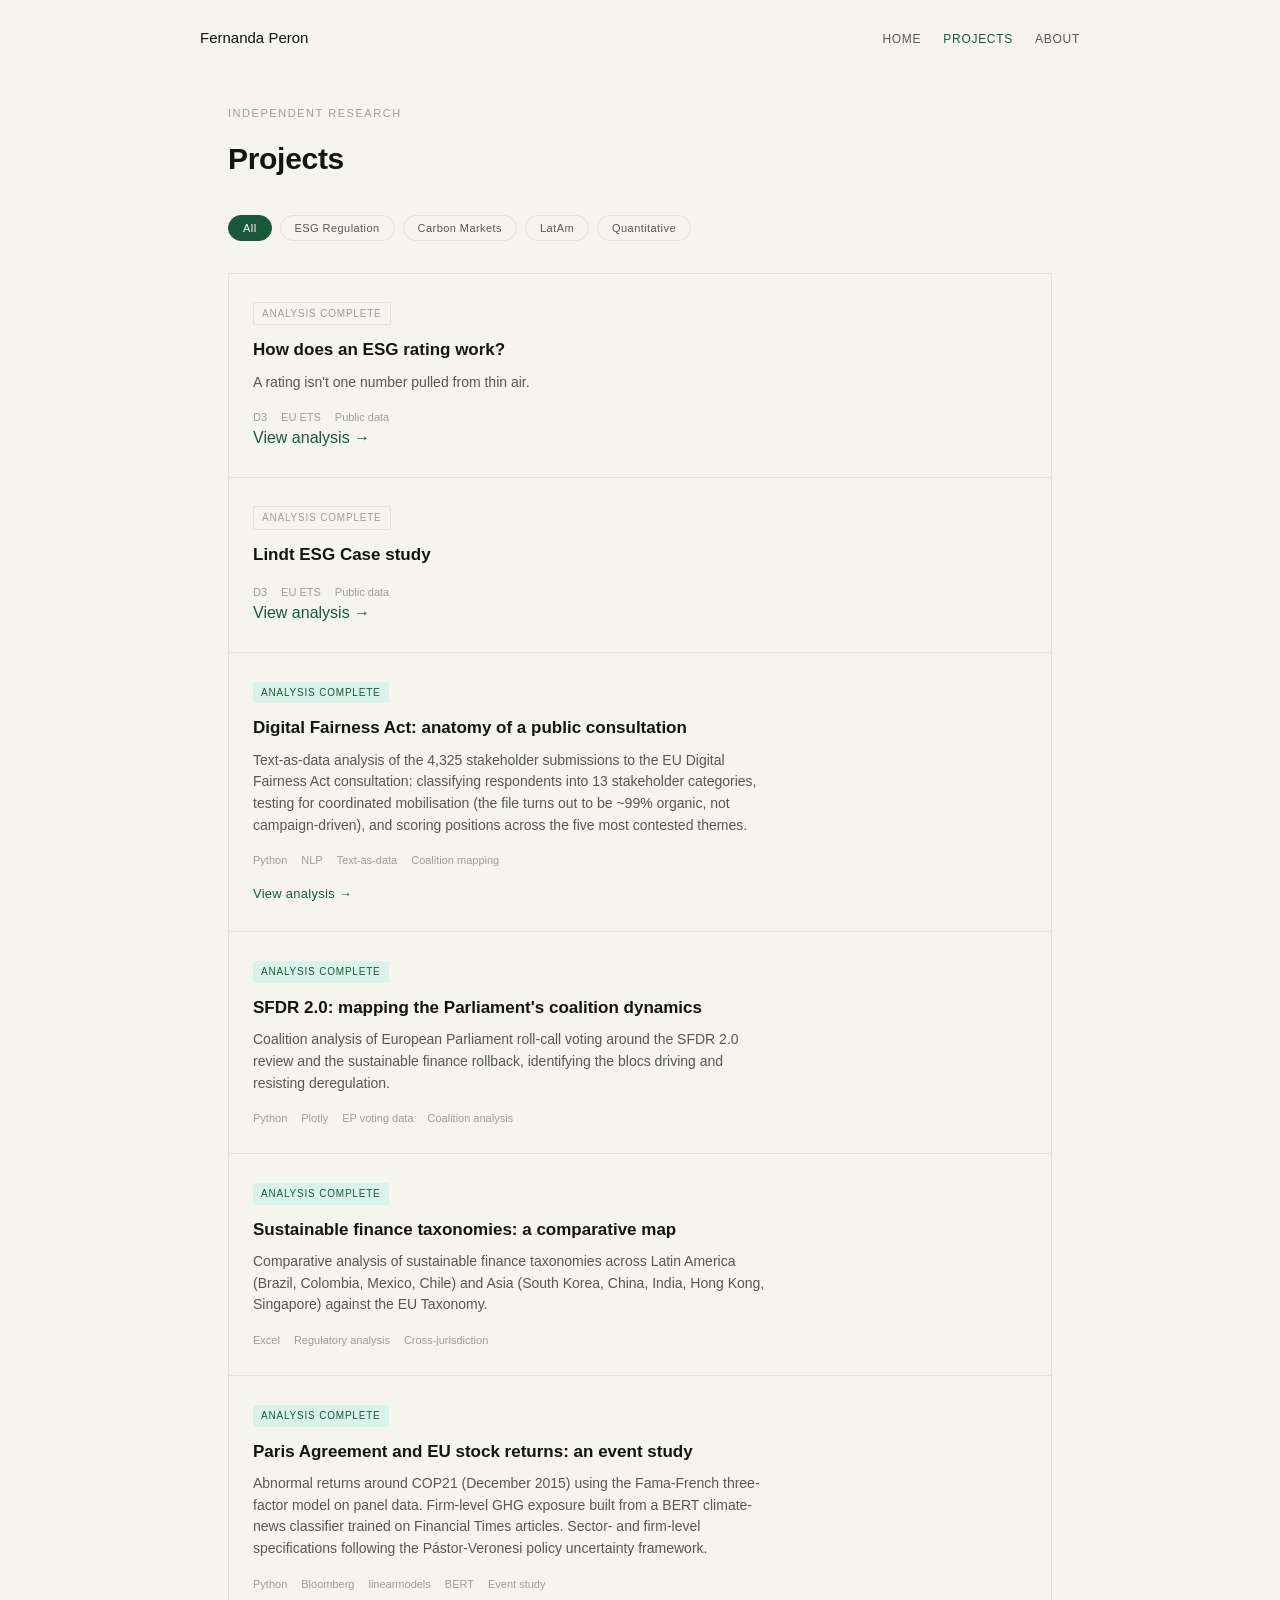
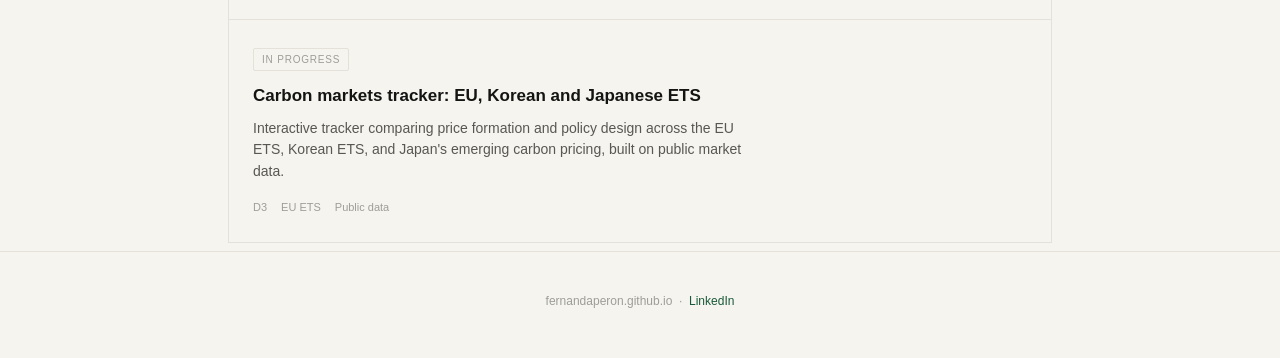
<file: projects.html>
<!DOCTYPE html>
<html lang="en">
<head>
  <meta charset="utf-8">
  <meta name="viewport" content="width=device-width, initial-scale=1">
  <title>Projects — Fernanda Peron</title>
  <meta name="description" content="Independent research at the intersection of sustainable finance, carbon markets, and emerging market policy.">
  <link rel="stylesheet" href="style.css">
</head>
<body>
  <header class="wrap topbar">
    <span class="wordmark">Fernanda Peron</span>
    <nav class="nav">
      <a href="index.html">HOME</a>
      <a href="projects.html" class="active">PROJECTS</a>
      <a href="about.html">ABOUT</a>
    </nav>
  </header>

  <main class="wrap">
    <section class="page-head">
      <p class="eyebrow">Independent research</p>
      <h1>Projects</h1>
    </section>

    <div class="filters" id="filters">
      <button class="pill active" data-filter="all">All</button>
      <button class="pill" data-filter="esg">ESG Regulation</button>
      <button class="pill" data-filter="carbon">Carbon Markets</button>
      <button class="pill" data-filter="latam">LatAm</button>
      <button class="pill" data-filter="quant">Quantitative</button>
    </div>

    <div class="cards" id="cards">

      <div class="card" data-cat="quant esg rating">
        <span class="status wip">Analysis complete</span>
        <h3>How does an ESG rating work?</h3>
        <p>A rating isn't one number pulled from thin air.</p>
        <div class="tags"><span>D3</span><span>EU ETS</span><span>Public data</span></div>
        <a class="card-link" href="esg-rating-post.html">View analysis &rarr;</a>
      </div>

      <div class="card" data-cat="esg analysis case study">
        <span class="status wip">Analysis complete</span>
        <h3>Lindt ESG Case study</h3>
        <p></p>
        <div class="tags"><span>D3</span><span>EU ETS</span><span>Public data</span></div>
        <a class="card-link" href="lindt_double_materiality.html">View analysis &rarr;</a>
      </div>

      <div class="card" data-cat="quant">
        <span class="status done">Analysis complete</span>
        <h3>Digital Fairness Act: anatomy of a public consultation</h3>
        <p>Text-as-data analysis of the 4,325 stakeholder submissions to the EU Digital Fairness Act consultation: classifying respondents into 13 stakeholder categories, testing for coordinated mobilisation (the file turns out to be ~99% organic, not campaign-driven), and scoring positions across the five most contested themes.</p>
        <div class="tags"><span>Python</span><span>NLP</span><span>Text-as-data</span><span>Coalition mapping</span></div>
        <a class="card-link" href="digital-fairness-act.html" style="display:inline-block;margin-top:14px;font-size:13px;letter-spacing:.02em">View analysis &rarr;</a>
      </div>

      <div class="card" data-cat="esg quant">
        <span class="status done">Analysis complete</span>
        <h3>SFDR 2.0: mapping the Parliament's coalition dynamics</h3>
        <p>Coalition analysis of European Parliament roll-call voting around the SFDR 2.0 review and the sustainable finance rollback, identifying the blocs driving and resisting deregulation.</p>
        <div class="tags"><span>Python</span><span>Plotly</span><span>EP voting data</span><span>Coalition analysis</span></div>
      </div>

      <div class="card" data-cat="esg latam">
        <span class="status done">Analysis complete</span>
        <h3>Sustainable finance taxonomies: a comparative map</h3>
        <p>Comparative analysis of sustainable finance taxonomies across Latin America (Brazil, Colombia, Mexico, Chile) and Asia (South Korea, China, India, Hong Kong, Singapore) against the EU Taxonomy.</p>
        <div class="tags"><span>Excel</span><span>Regulatory analysis</span><span>Cross-jurisdiction</span></div>
      </div>

      <div class="card" data-cat="carbon quant">
        <span class="status done">Analysis complete</span>
        <h3>Paris Agreement and EU stock returns: an event study</h3>
        <p>Abnormal returns around COP21 (December 2015) using the Fama-French three-factor model on panel data. Firm-level GHG exposure built from a BERT climate-news classifier trained on Financial Times articles. Sector- and firm-level specifications following the P&aacute;stor-Veronesi policy uncertainty framework.</p>
        <div class="tags"><span>Python</span><span>Bloomberg</span><span>linearmodels</span><span>BERT</span><span>Event study</span></div>
      </div>

      <div class="card" data-cat="carbon">
        <span class="status wip">In progress</span>
        <h3>Carbon markets tracker: EU, Korean and Japanese ETS</h3>
        <p>Interactive tracker comparing price formation and policy design across the EU ETS, Korean ETS, and Japan's emerging carbon pricing, built on public market data.</p>
        <div class="tags"><span>D3</span><span>EU ETS</span><span>Public data</span></div>
      </div>

    </div>
  </main>

  <footer class="footer">
    <div class="wrap">fernandaperon.github.io &nbsp;·&nbsp; <a href="https://www.linkedin.com/in/fernanda-peron-98b231202">LinkedIn</a></div>
  </footer>

  <script>
    (function () {
      var pills = document.querySelectorAll('#filters .pill');
      var cards = document.querySelectorAll('#cards .card');
      pills.forEach(function (pill) {
        pill.addEventListener('click', function () {
          pills.forEach(function (p) { p.classList.remove('active'); });
          pill.classList.add('active');
          var f = pill.getAttribute('data-filter');
          cards.forEach(function (card) {
            var cats = card.getAttribute('data-cat') || '';
            card.style.display = (f === 'all' || cats.indexOf(f) !== -1) ? '' : 'none';
          });
        });
      });
    })();
  </script>
</body>
</html>
</file>
<file: style.css>
/* ============================================================
   Fernanda Peron — portfolio
   Shared stylesheet for index.html, projects.html, about.html
   Palette and type preserved from the original design.
   ============================================================ */

:root {
  --bg:         #f5f4ef;  /* warm cream background          */
  --ink:        #141413;  /* primary text                   */
  --muted:      #585752;  /* secondary text                 */
  --faint:      #9e9d97;  /* labels, captions, footer        */
  --green:      #19593a;  /* accent (links, highlights)     */
  --green-wash: #daf3ea;  /* status badge background        */
  --white:      #ffffff;
  --rule:       #e3e1d9;  /* hairline dividers              */
  --maxw:       880px;
}

* { box-sizing: border-box; }

html { -webkit-text-size-adjust: 100%; }

body {
  margin: 0;
  background: var(--bg);
  color: var(--ink);
  font-family: "Helvetica Neue", Helvetica, Arial, sans-serif;
  font-size: 16px;
  line-height: 1.55;
  -webkit-font-smoothing: antialiased;
}

.wrap {
  max-width: var(--maxw);
  margin: 0 auto;
  padding: 0 28px;
}

a { color: var(--green); text-decoration: none; }
a:hover { text-decoration: underline; }

/* ---------- top bar ---------- */
.topbar {
  display: flex;
  align-items: baseline;
  justify-content: space-between;
  flex-wrap: wrap;
  gap: 12px;
  padding: 26px 0 0;
}
.wordmark {
  font-size: 15px;
  font-weight: 500;
  color: var(--ink);
}
.nav {
  display: flex;
  gap: 22px;
  font-size: 12px;
  letter-spacing: 0.06em;
}
.nav a { color: var(--muted); text-decoration: none; }
.nav a:hover { color: var(--ink); text-decoration: none; }
.nav a.active { color: var(--green); }

/* ---------- shared section bits ---------- */
.eyebrow {
  font-size: 11px;
  letter-spacing: 0.14em;
  text-transform: uppercase;
  color: var(--faint);
  margin: 0 0 14px;
}
.label-green {
  color: var(--green);
  font-size: 11px;
  letter-spacing: 0.14em;
  text-transform: uppercase;
}

/* ---------- hero (index) ---------- */
.hero { padding: 64px 0 8px; }
.hero h1 {
  font-size: 44px;
  line-height: 1.08;
  font-weight: 600;
  letter-spacing: -0.01em;
  margin: 0 0 24px;
  max-width: 14ch;
}
.hero h1 .accent { color: var(--green); }
.hero .lede {
  font-size: 17px;
  color: var(--muted);
  max-width: 56ch;
  margin: 0 0 30px;
}

.cta-row { display: flex; align-items: center; gap: 22px; flex-wrap: wrap; }
.btn {
  display: inline-block;
  background: var(--green);
  color: var(--white);
  padding: 11px 20px;
  font-size: 13px;
  border-radius: 2px;
}
.btn:hover { background: #12462e; text-decoration: none; }
.link-quiet { color: var(--muted); font-size: 14px; }
.link-quiet:hover { color: var(--ink); }

/* ---------- stats row ---------- */
.stats {
  display: flex;
  gap: 56px;
  flex-wrap: wrap;
  padding: 56px 0;
  margin-top: 40px;
  border-top: 1px solid var(--rule);
}
.stat .num { font-size: 30px; font-weight: 600; line-height: 1; }
.stat .cap { font-size: 13px; color: var(--muted); margin-top: 6px; }

/* ---------- section heading ---------- */
.section { padding: 8px 0 56px; }
.section > .eyebrow { margin-bottom: 26px; }

/* ---------- page title block ---------- */
.page-head { padding: 56px 0 28px; }
.page-head h1 {
  font-size: 30px;
  font-weight: 600;
  margin: 0;
  letter-spacing: -0.01em;
}

/* ---------- filter pills ---------- */
.filters {
  display: flex;
  gap: 8px;
  flex-wrap: wrap;
  padding: 4px 0 32px;
}
.pill {
  font-size: 11px;
  letter-spacing: 0.04em;
  padding: 6px 14px;
  border: 1px solid var(--rule);
  border-radius: 999px;
  background: transparent;
  color: var(--muted);
  cursor: pointer;
  font-family: inherit;
}
.pill:hover { border-color: var(--faint); color: var(--ink); }
.pill.active { background: var(--green); border-color: var(--green); color: var(--white); }

/* ---------- project cards ---------- */
.cards { display: grid; gap: 1px; background: var(--rule); border: 1px solid var(--rule); }
.card {
  background: var(--bg);
  padding: 26px 24px;
  display: block;
}
.card .status {
  display: inline-block;
  font-size: 10px;
  letter-spacing: 0.08em;
  text-transform: uppercase;
  padding: 3px 8px;
  border-radius: 2px;
  margin-bottom: 12px;
}
.status.done { background: var(--green-wash); color: var(--green); }
.status.wip  { background: transparent; color: var(--faint); border: 1px solid var(--rule); }

.card h3 {
  font-size: 17px;
  font-weight: 600;
  margin: 0 0 8px;
  color: var(--ink);
}
.card p { font-size: 14px; color: var(--muted); margin: 0 0 16px; max-width: 66ch; }
.tags { display: flex; flex-wrap: wrap; gap: 6px 14px; }
.tags span { font-size: 11px; color: var(--faint); }

a.card { text-decoration: none; }
a.card:hover { background: #efeee8; text-decoration: none; }
a.card:hover h3 { color: var(--green); }

/* ---------- about ---------- */
.about-head { padding: 56px 0 12px; }
.about-head h1 { font-size: 32px; font-weight: 600; margin: 0 0 12px; letter-spacing: -0.01em; }
.about-head .bio { font-size: 16px; color: var(--muted); max-width: 60ch; margin: 0 0 14px; }
.about-head .links { font-size: 13px; }

.block { padding: 34px 0; border-top: 1px solid var(--rule); }
.block > .eyebrow { margin-bottom: 22px; }

.entry { margin-bottom: 26px; }
.entry:last-child { margin-bottom: 0; }
.entry .meta { font-size: 11px; color: var(--faint); margin-bottom: 4px; }
.entry .org { font-size: 14px; font-weight: 600; color: var(--ink); }
.entry .role { font-size: 13px; color: var(--green); margin: 1px 0 5px; }
.entry .desc { font-size: 13px; color: var(--muted); max-width: 70ch; }

.skill-grid { display: grid; grid-template-columns: repeat(auto-fit, minmax(150px, 1fr)); gap: 26px; }
.skill-grid h4 { font-size: 11px; letter-spacing: 0.1em; text-transform: uppercase; color: var(--faint); margin: 0 0 8px; font-weight: 500; }
.skill-grid ul { list-style: none; margin: 0; padding: 0; }
.skill-grid li { font-size: 13px; color: var(--ink); padding: 2px 0; }

.lang-grid { display: grid; grid-template-columns: repeat(auto-fit, minmax(130px, 1fr)); gap: 20px; }
.lang .name { font-size: 14px; color: var(--ink); }
.lang .lvl { font-size: 12px; color: var(--muted); }

/* ---------- footer ---------- */
.footer {
  text-align: center;
  font-size: 12px;
  color: var(--faint);
  padding: 40px 0 48px;
  border-top: 1px solid var(--rule);
  margin-top: 8px;
}
.footer a { color: var(--green); }

/* ---------- responsive ---------- */
@media (max-width: 640px) {
  .hero h1 { font-size: 34px; }
  .stats { gap: 32px; }
  .topbar { padding-top: 20px; }
}

@media (prefers-reduced-motion: reduce) {
  * { transition: none !important; }
}

:focus-visible { outline: 2px solid var(--green); outline-offset: 2px; }
</file>
